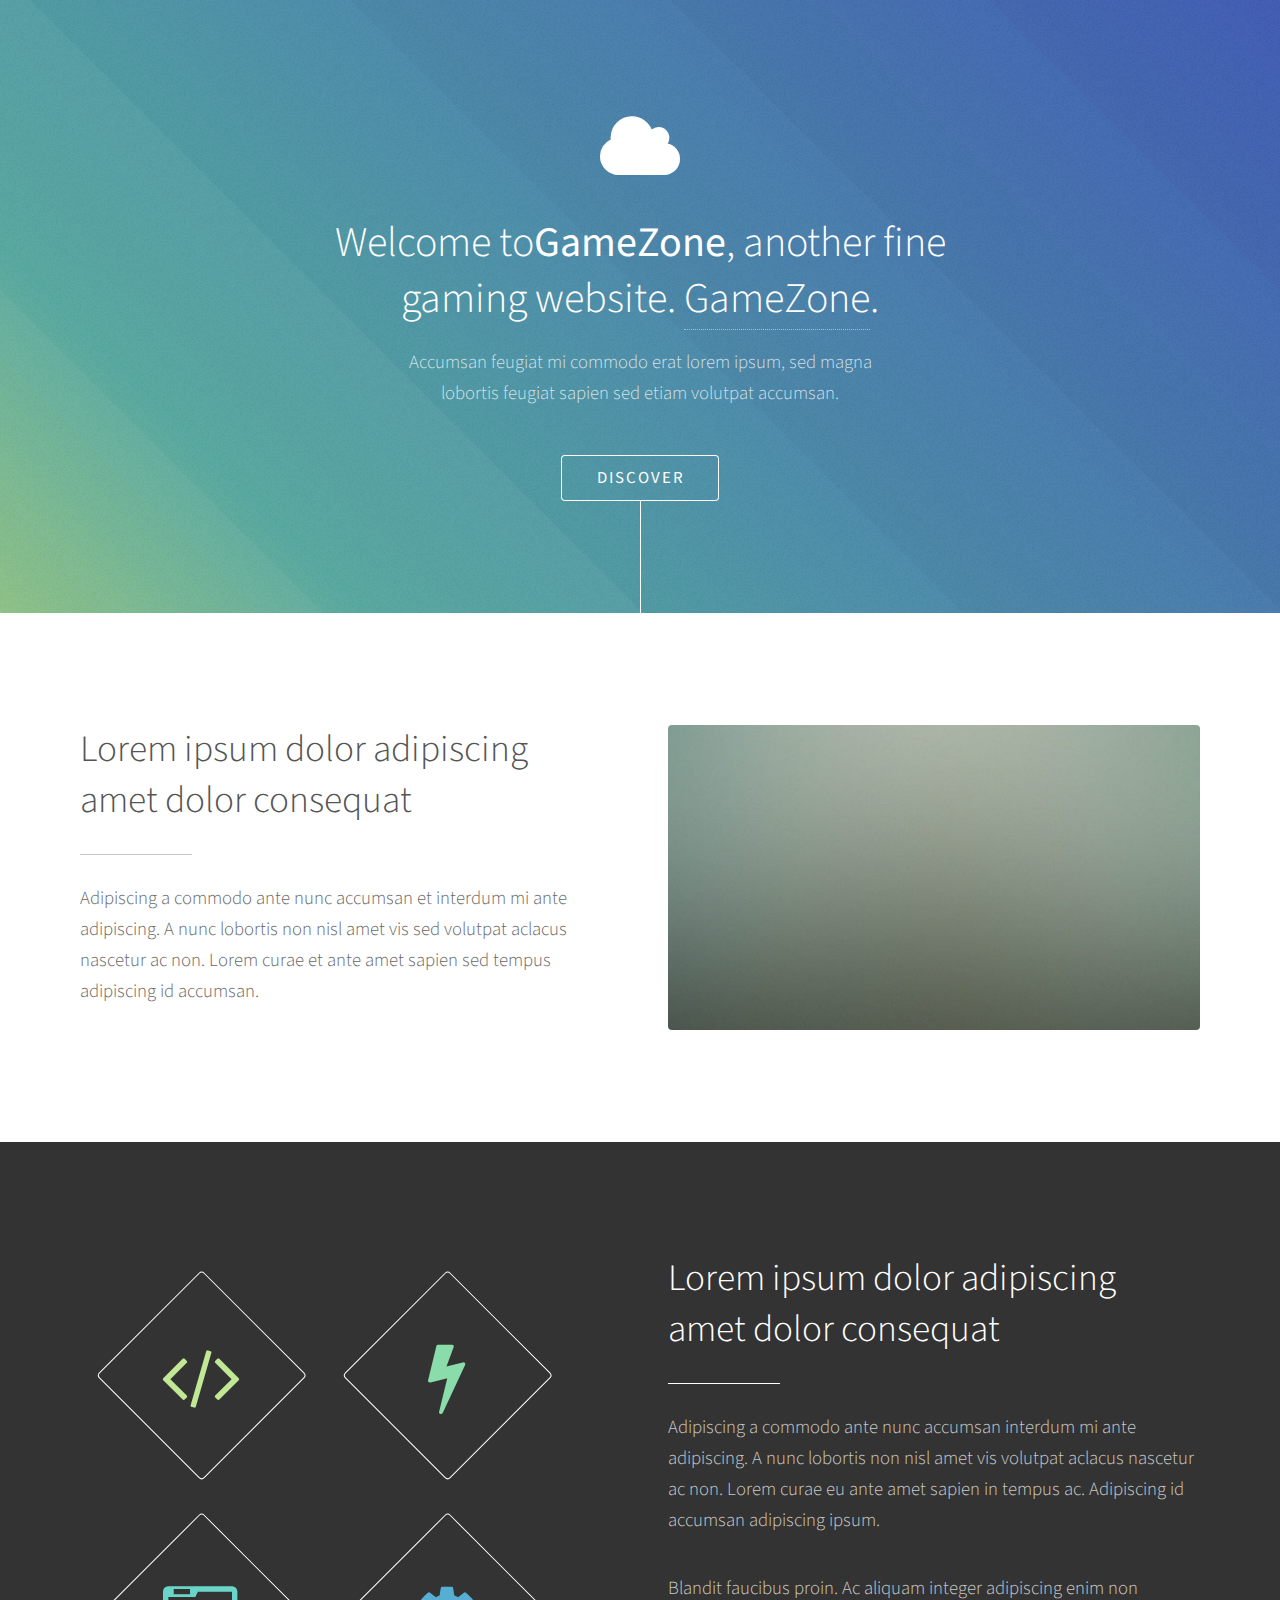
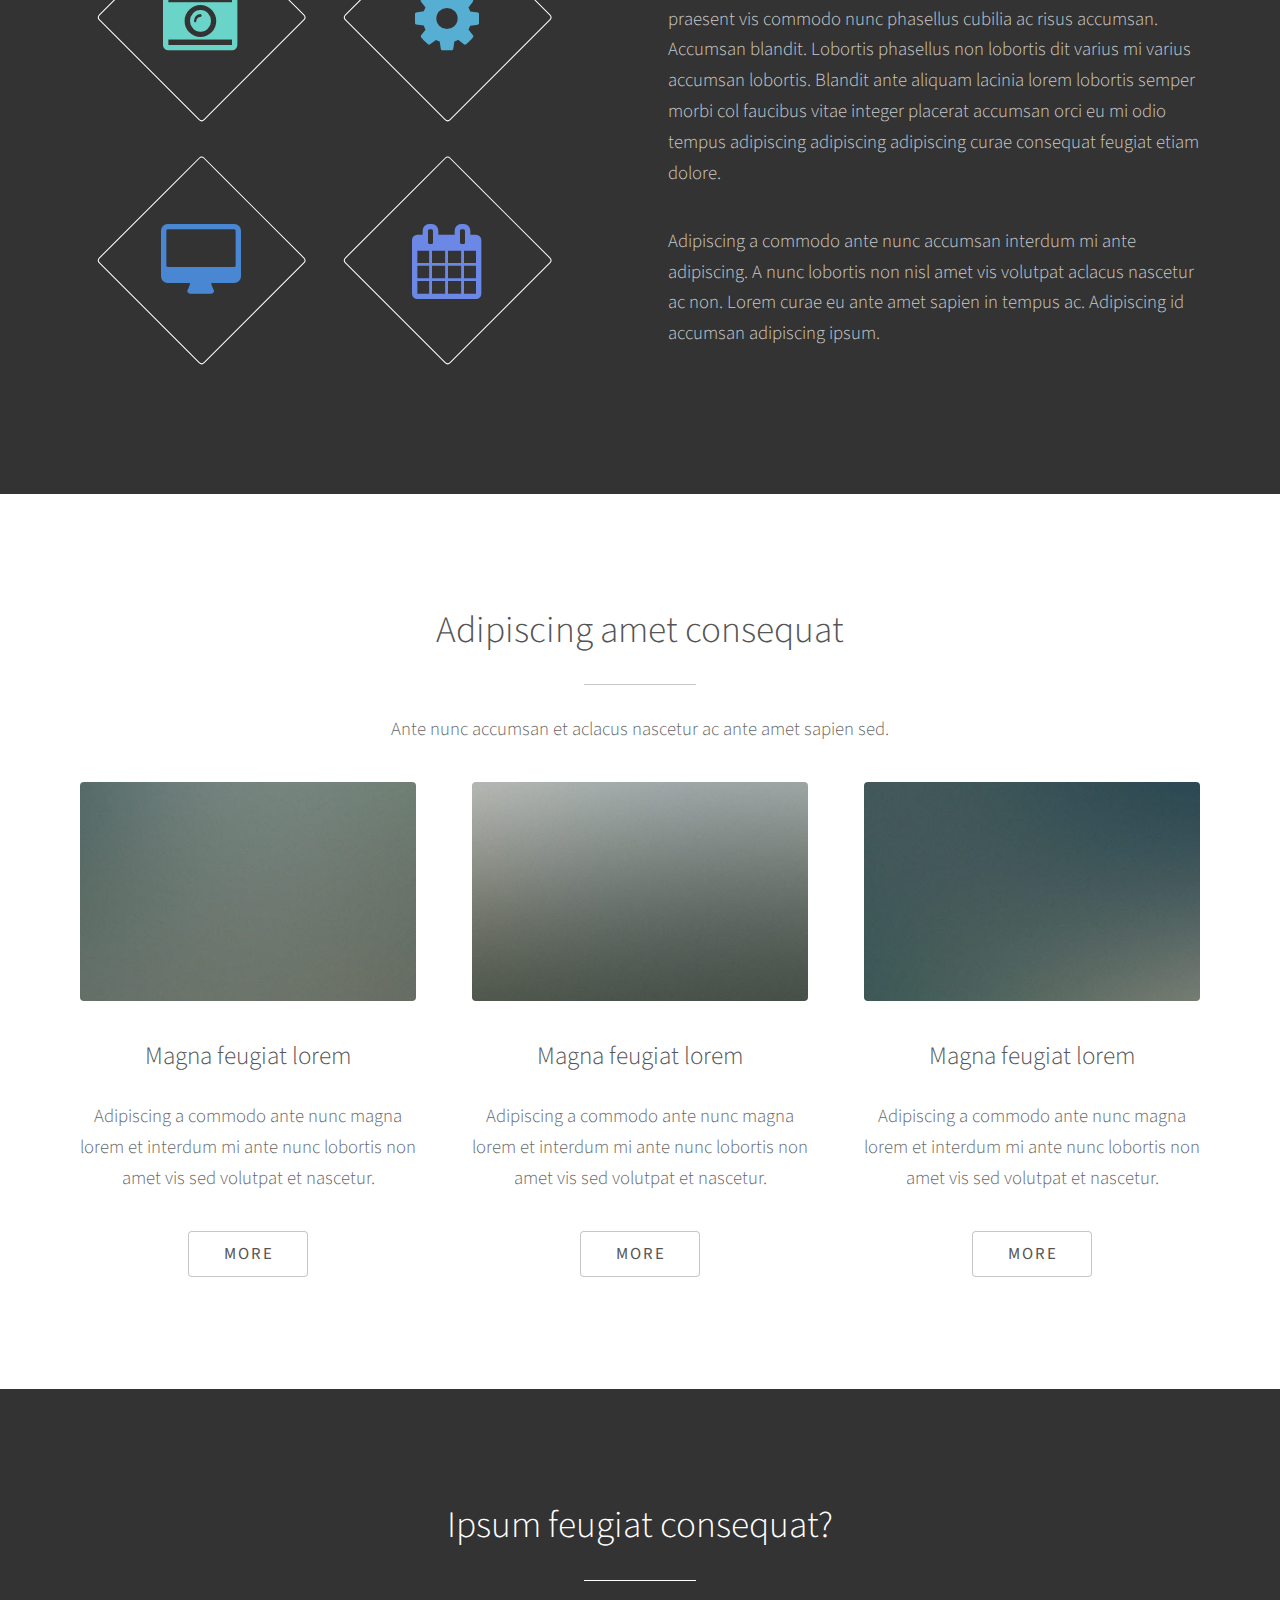
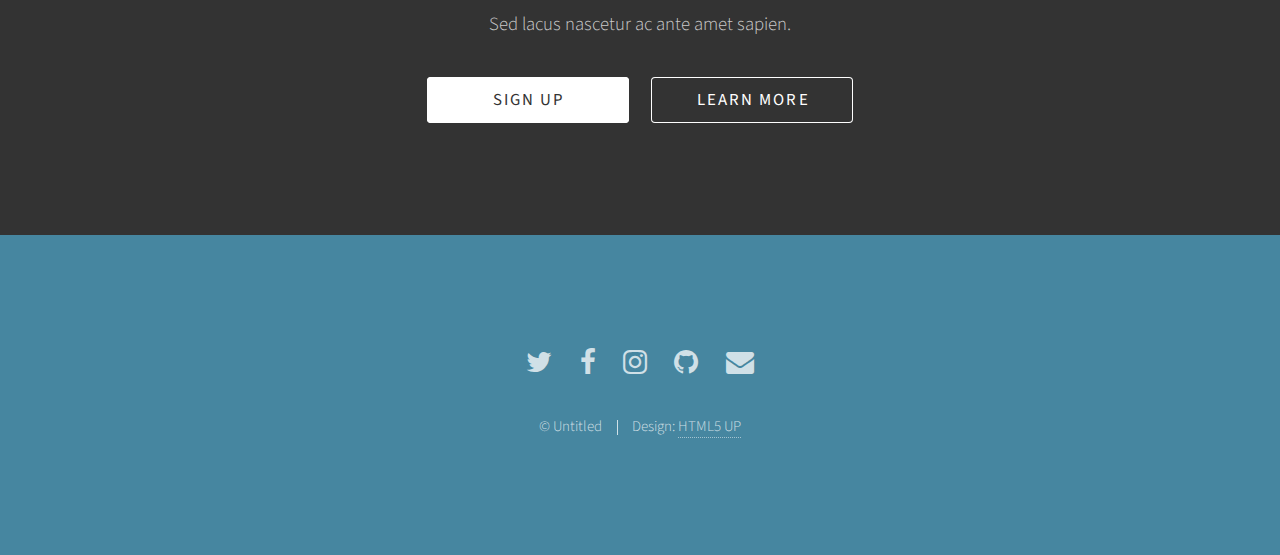
<file: html5up-photon/index.html>
<!DOCTYPE HTML>
<html>
	<head>
		<title>GameZone</title>
		<meta charset="utf-8" />
		<meta name="viewport" content="width=device-width, initial-scale=1" />
		<!--[if lte IE 8]><script src="assets/js/ie/html5shiv.js"></script><![endif]-->
		<link rel="stylesheet" href="assets/css/main.css" />
		<!--[if lte IE 8]><link rel="stylesheet" href="assets/css/ie8.css" /><![endif]-->
		<!--[if lte IE 9]><link rel="stylesheet" href="assets/css/ie9.css" /><![endif]-->
	</head>
	<body>

		<!-- Header -->
			<section id="header">
				<div class="inner">
					<span class="icon major fa-cloud"></span>
					<h1>Welcome to<strong>GameZone</strong>, another fine<br />
					gaming website. <a href="http://html5up.net">GameZone</a>.</h1>
					<p>Accumsan feugiat mi commodo erat lorem ipsum, sed magna<br />
					lobortis feugiat sapien sed etiam volutpat accumsan.</p>
					<ul class="actions">
						<li><a href="#one" class="button scrolly">Discover</a></li>
					</ul>
				</div>
			</section>

		<!-- One -->
			<section id="one" class="main style1">
				<div class="container">
					<div class="row 150%">
						<div class="6u 12u$(medium)">
							<header class="major">
								<h2>Lorem ipsum dolor adipiscing<br />
								amet dolor consequat</h2>
							</header>
							<p>Adipiscing a commodo ante nunc accumsan et interdum mi ante adipiscing. A nunc lobortis non nisl amet vis sed volutpat aclacus nascetur ac non. Lorem curae et ante amet sapien sed tempus adipiscing id accumsan.</p>
						</div>
						<div class="6u$ 12u$(medium) important(medium)">
							<span class="image fit"><img src="images/pic01.jpg" alt="" /></span>
						</div>
					</div>
				</div>
			</section>

		<!-- Two -->
			<section id="two" class="main style2">
				<div class="container">
					<div class="row 150%">
						<div class="6u 12u$(medium)">
							<ul class="major-icons">
								<li><span class="icon style1 major fa-code"></span></li>
								<li><span class="icon style2 major fa-bolt"></span></li>
								<li><span class="icon style3 major fa-camera-retro"></span></li>
								<li><span class="icon style4 major fa-cog"></span></li>
								<li><span class="icon style5 major fa-desktop"></span></li>
								<li><span class="icon style6 major fa-calendar"></span></li>
							</ul>
						</div>
						<div class="6u$ 12u$(medium)">
							<header class="major">
								<h2>Lorem ipsum dolor adipiscing<br />
								amet dolor consequat</h2>
							</header>
							<p>Adipiscing a commodo ante nunc accumsan interdum mi ante adipiscing. A nunc lobortis non nisl amet vis volutpat aclacus nascetur ac non. Lorem curae eu ante amet sapien in tempus ac. Adipiscing id accumsan adipiscing ipsum.</p>
							<p>Blandit faucibus proin. Ac aliquam integer adipiscing enim non praesent vis commodo nunc phasellus cubilia ac risus accumsan. Accumsan blandit. Lobortis phasellus non lobortis dit varius mi varius accumsan lobortis. Blandit ante aliquam lacinia lorem lobortis semper morbi col faucibus vitae integer placerat accumsan orci eu mi odio tempus adipiscing adipiscing adipiscing curae consequat feugiat etiam dolore.</p>
							<p>Adipiscing a commodo ante nunc accumsan interdum mi ante adipiscing. A nunc lobortis non nisl amet vis volutpat aclacus nascetur ac non. Lorem curae eu ante amet sapien in tempus ac. Adipiscing id accumsan adipiscing ipsum.</p>
						</div>
					</div>
				</div>
			</section>

		<!-- Three -->
			<section id="three" class="main style1 special">
				<div class="container">
					<header class="major">
						<h2>Adipiscing amet consequat</h2>
					</header>
					<p>Ante nunc accumsan et aclacus nascetur ac ante amet sapien sed.</p>
					<div class="row 150%">
						<div class="4u 12u$(medium)">
							<span class="image fit"><img src="images/pic02.jpg" alt="" /></span>
							<h3>Magna feugiat lorem</h3>
							<p>Adipiscing a commodo ante nunc magna lorem et interdum mi ante nunc lobortis non amet vis sed volutpat et nascetur.</p>
							<ul class="actions">
								<li><a href="#" class="button">More</a></li>
							</ul>
						</div>
						<div class="4u 12u$(medium)">
							<span class="image fit"><img src="images/pic03.jpg" alt="" /></span>
							<h3>Magna feugiat lorem</h3>
							<p>Adipiscing a commodo ante nunc magna lorem et interdum mi ante nunc lobortis non amet vis sed volutpat et nascetur.</p>
							<ul class="actions">
								<li><a href="#" class="button">More</a></li>
							</ul>
						</div>
						<div class="4u$ 12u$(medium)">
							<span class="image fit"><img src="images/pic04.jpg" alt="" /></span>
							<h3>Magna feugiat lorem</h3>
							<p>Adipiscing a commodo ante nunc magna lorem et interdum mi ante nunc lobortis non amet vis sed volutpat et nascetur.</p>
							<ul class="actions">
								<li><a href="#" class="button">More</a></li>
							</ul>
						</div>
					</div>
				</div>
			</section>

		<!-- Four -->
			<section id="four" class="main style2 special">
				<div class="container">
					<header class="major">
						<h2>Ipsum feugiat consequat?</h2>
					</header>
					<p>Sed lacus nascetur ac ante amet sapien.</p>
					<ul class="actions uniform">
						<li><a href="#" class="button special">Sign Up</a></li>
						<li><a href="#" class="button">Learn More</a></li>
					</ul>
				</div>
			</section>

		<!-- Five -->
		<!--
			<section id="five" class="main style1">
				<div class="container">
					<header class="major special">
						<h2>Elements</h2>
					</header>

					<section>
						<h4>Text</h4>
						<p>This is <b>bold</b> and this is <strong>strong</strong>. This is <i>italic</i> and this is <em>emphasized</em>.
						This is <sup>superscript</sup> text and this is <sub>subscript</sub> text.
						This is <u>underlined</u> and this is code: <code>for (;;) { ... }</code>. Finally, <a href="#">this is a link</a>.</p>
						<hr />
						<header>
							<h4>Heading with a Subtitle</h4>
							<p>Lorem ipsum dolor sit amet nullam id egestas urna aliquam</p>
						</header>
						<p>Nunc lacinia ante nunc ac lobortis. Interdum adipiscing gravida odio porttitor sem non mi integer non faucibus ornare mi ut ante amet placerat aliquet. Volutpat eu sed ante lacinia sapien lorem accumsan varius montes viverra nibh in adipiscing blandit tempus accumsan.</p>
						<header>
							<h5>Heading with a Subtitle</h5>
							<p>Lorem ipsum dolor sit amet nullam id egestas urna aliquam</p>
						</header>
						<p>Nunc lacinia ante nunc ac lobortis. Interdum adipiscing gravida odio porttitor sem non mi integer non faucibus ornare mi ut ante amet placerat aliquet. Volutpat eu sed ante lacinia sapien lorem accumsan varius montes viverra nibh in adipiscing blandit tempus accumsan.</p>
						<hr />
						<h2>Heading Level 2</h2>
						<h3>Heading Level 3</h3>
						<h4>Heading Level 4</h4>
						<h5>Heading Level 5</h5>
						<h6>Heading Level 6</h6>
						<hr />
						<h5>Blockquote</h5>
						<blockquote>Fringilla nisl. Donec accumsan interdum nisi, quis tincidunt felis sagittis eget tempus euismod. Vestibulum ante ipsum primis in faucibus vestibulum. Blandit adipiscing eu felis iaculis volutpat ac adipiscing accumsan faucibus. Vestibulum ante ipsum primis in faucibus lorem ipsum dolor sit amet nullam adipiscing eu felis.</blockquote>
						<h5>Preformatted</h5>
						<pre><code>i = 0;

while (!deck.isInOrder()) {
print 'Iteration ' + i;
deck.shuffle();
i++;
}

print 'It took ' + i + ' iterations to sort the deck.';</code></pre>
					</section>

					<section>
						<h4>Lists</h4>
						<div class="row">
							<div class="6u 12u$(medium)">
								<h5>Unordered</h5>
								<ul>
									<li>Dolor pulvinar etiam.</li>
									<li>Sagittis adipiscing.</li>
									<li>Felis enim feugiat.</li>
								</ul>
								<h5>Alternate</h5>
								<ul class="alt">
									<li>Dolor pulvinar etiam.</li>
									<li>Sagittis adipiscing.</li>
									<li>Felis enim feugiat.</li>
								</ul>
							</div>
							<div class="6u$ 12u$(medium)">
								<h5>Ordered</h5>
								<ol>
									<li>Dolor pulvinar etiam.</li>
									<li>Etiam vel felis viverra.</li>
									<li>Felis enim feugiat.</li>
									<li>Dolor pulvinar etiam.</li>
									<li>Etiam vel felis lorem.</li>
									<li>Felis enim et feugiat.</li>
								</ol>
								<h5>Icons</h5>
								<ul class="icons">
									<li><a href="#" class="icon fa-twitter"><span class="label">Twitter</span></a></li>
									<li><a href="#" class="icon fa-facebook"><span class="label">Facebook</span></a></li>
									<li><a href="#" class="icon fa-instagram"><span class="label">Instagram</span></a></li>
									<li><a href="#" class="icon fa-github"><span class="label">Github</span></a></li>
								</ul>
							</div>
						</div>
						<h5>Actions</h5>
						<div class="row">
							<div class="6u 12u$(medium)">
								<ul class="actions">
									<li><a href="#" class="button special">Default</a></li>
									<li><a href="#" class="button">Default</a></li>
								</ul>
								<ul class="actions small">
									<li><a href="#" class="button special small">Small</a></li>
									<li><a href="#" class="button small">Small</a></li>
								</ul>
								<ul class="actions vertical">
									<li><a href="#" class="button special">Default</a></li>
									<li><a href="#" class="button">Default</a></li>
								</ul>
								<ul class="actions vertical small">
									<li><a href="#" class="button special small">Small</a></li>
									<li><a href="#" class="button small">Small</a></li>
								</ul>
							</div>
							<div class="6u 12u$(medium)">
								<ul class="actions vertical">
									<li><a href="#" class="button special fit">Default</a></li>
									<li><a href="#" class="button fit">Default</a></li>
								</ul>
								<ul class="actions vertical small">
									<li><a href="#" class="button special small fit">Small</a></li>
									<li><a href="#" class="button small fit">Small</a></li>
								</ul>
							</div>
						</div>
					</section>

					<section>
						<h4>Table</h4>
						<h5>Default</h5>
						<div class="table-wrapper">
							<table>
								<thead>
									<tr>
										<th>Name</th>
										<th>Description</th>
										<th>Price</th>
									</tr>
								</thead>
								<tbody>
									<tr>
										<td>Item One</td>
										<td>Ante turpis integer aliquet porttitor.</td>
										<td>29.99</td>
									</tr>
									<tr>
										<td>Item Two</td>
										<td>Vis ac commodo adipiscing arcu aliquet.</td>
										<td>19.99</td>
									</tr>
									<tr>
										<td>Item Three</td>
										<td> Morbi faucibus arcu accumsan lorem.</td>
										<td>29.99</td>
									</tr>
									<tr>
										<td>Item Four</td>
										<td>Vitae integer tempus condimentum.</td>
										<td>19.99</td>
									</tr>
									<tr>
										<td>Item Five</td>
										<td>Ante turpis integer aliquet porttitor.</td>
										<td>29.99</td>
									</tr>
								</tbody>
								<tfoot>
									<tr>
										<td colspan="2"></td>
										<td>100.00</td>
									</tr>
								</tfoot>
							</table>
						</div>

						<h5>Alternate</h5>
						<div class="table-wrapper">
							<table class="alt">
								<thead>
									<tr>
										<th>Name</th>
										<th>Description</th>
										<th>Price</th>
									</tr>
								</thead>
								<tbody>
									<tr>
										<td>Item One</td>
										<td>Ante turpis integer aliquet porttitor.</td>
										<td>29.99</td>
									</tr>
									<tr>
										<td>Item Two</td>
										<td>Vis ac commodo adipiscing arcu aliquet.</td>
										<td>19.99</td>
									</tr>
									<tr>
										<td>Item Three</td>
										<td> Morbi faucibus arcu accumsan lorem.</td>
										<td>29.99</td>
									</tr>
									<tr>
										<td>Item Four</td>
										<td>Vitae integer tempus condimentum.</td>
										<td>19.99</td>
									</tr>
									<tr>
										<td>Item Five</td>
										<td>Ante turpis integer aliquet porttitor.</td>
										<td>29.99</td>
									</tr>
								</tbody>
								<tfoot>
									<tr>
										<td colspan="2"></td>
										<td>100.00</td>
									</tr>
								</tfoot>
							</table>
						</div>
					</section>

					<section>
						<h4>Buttons</h4>
						<ul class="actions">
							<li><a href="#" class="button special">Special</a></li>
							<li><a href="#" class="button">Default</a></li>
						</ul>
						<ul class="actions">
							<li><a href="#" class="button big">Big</a></li>
							<li><a href="#" class="button">Default</a></li>
							<li><a href="#" class="button small">Small</a></li>
						</ul>
						<ul class="actions fit">
							<li><a href="#" class="button fit">Fit</a></li>
							<li><a href="#" class="button special fit">Fit</a></li>
							<li><a href="#" class="button fit">Fit</a></li>
						</ul>
						<ul class="actions fit small">
							<li><a href="#" class="button special fit small">Fit + Small</a></li>
							<li><a href="#" class="button fit small">Fit + Small</a></li>
							<li><a href="#" class="button special fit small">Fit + Small</a></li>
						</ul>
						<ul class="actions">
							<li><a href="#" class="button special icon fa-download">Icon</a></li>
							<li><a href="#" class="button icon fa-download">Icon</a></li>
						</ul>
						<ul class="actions">
							<li><span class="button special disabled">Disabled</span></li>
							<li><span class="button disabled">Disabled</span></li>
						</ul>
					</section>

					<section>
						<h4>Form</h4>
						<form method="post" action="#">
							<div class="row uniform 50%">
								<div class="6u 12u$(xsmall)">
									<input type="text" name="demo-name" id="demo-name" value="" placeholder="Name" />
								</div>
								<div class="6u$ 12u$(xsmall)">
									<input type="email" name="demo-email" id="demo-email" value="" placeholder="Email" />
								</div>
								<div class="12u$">
									<div class="select-wrapper">
										<select name="demo-category" id="demo-category">
											<option value="">- Category -</option>
											<option value="1">Manufacturing</option>
											<option value="1">Shipping</option>
											<option value="1">Administration</option>
											<option value="1">Human Resources</option>
										</select>
									</div>
								</div>
								<div class="4u 12u$(small)">
									<input type="radio" id="demo-priority-low" name="demo-priority" checked>
									<label for="demo-priority-low">Low</label>
								</div>
								<div class="4u 12u$(small)">
									<input type="radio" id="demo-priority-normal" name="demo-priority">
									<label for="demo-priority-normal">Normal</label>
								</div>
								<div class="4u$ 12u$(small)">
									<input type="radio" id="demo-priority-high" name="demo-priority">
									<label for="demo-priority-high">High</label>
								</div>
								<div class="6u 12u$(small)">
									<input type="checkbox" id="demo-copy" name="demo-copy">
									<label for="demo-copy">Email me a copy</label>
								</div>
								<div class="6u$ 12u$(small)">
									<input type="checkbox" id="demo-human" name="demo-human" checked>
									<label for="demo-human">Not a robot</label>
								</div>
								<div class="12u$">
									<textarea name="demo-message" id="demo-message" placeholder="Enter your message" rows="6"></textarea>
								</div>
								<div class="12u$">
									<ul class="actions">
										<li><input type="submit" value="Send Message" class="special" /></li>
										<li><input type="reset" value="Reset" /></li>
									</ul>
								</div>
							</div>
						</form>
					</section>

					<section>
						<h4>Image</h4>
						<h5>Fit</h5>
						<div class="box alt">
							<div class="row uniform 50%">
								<div class="12u"><span class="image fit"><img src="images/pic06.jpg" alt="" /></span></div>
								<div class="4u"><span class="image fit"><img src="images/pic02.jpg" alt="" /></span></div>
								<div class="4u"><span class="image fit"><img src="images/pic03.jpg" alt="" /></span></div>
								<div class="4u"><span class="image fit"><img src="images/pic04.jpg" alt="" /></span></div>
								<div class="4u"><span class="image fit"><img src="images/pic03.jpg" alt="" /></span></div>
								<div class="4u"><span class="image fit"><img src="images/pic04.jpg" alt="" /></span></div>
								<div class="4u"><span class="image fit"><img src="images/pic02.jpg" alt="" /></span></div>
								<div class="4u"><span class="image fit"><img src="images/pic04.jpg" alt="" /></span></div>
								<div class="4u"><span class="image fit"><img src="images/pic02.jpg" alt="" /></span></div>
								<div class="4u"><span class="image fit"><img src="images/pic03.jpg" alt="" /></span></div>
							</div>
						</div>
						<h5>Left &amp; Right</h5>
						<p><span class="image left"><img src="images/pic05.jpg" alt="" /></span>Fringilla nisl. Donec accumsan interdum nisi, quis tincidunt felis sagittis eget. tempus euismod. Vestibulum ante ipsum primis in faucibus vestibulum. Blandit adipiscing eu felis iaculis volutpat ac adipiscing accumsan eu faucibus. Integer ac pellentesque praesent tincidunt felis sagittis eget. tempus euismod. Vestibulum ante ipsum primis in faucibus vestibulum. Blandit adipiscing eu felis iaculis volutpat ac adipiscing accumsan eu faucibus. Integer ac pellentesque praesent. Donec accumsan interdum nisi, quis tincidunt felis sagittis eget. tempus euismod. Vestibulum ante ipsum primis in faucibus vestibulum. Blandit adipiscing eu felis iaculis volutpat ac adipiscing accumsan eu faucibus. Integer ac pellentesque praesent tincidunt felis sagittis eget. tempus euismod. Vestibulum ante ipsum primis in faucibus vestibulum. Blandit adipiscing eu felis iaculis volutpat ac adipiscing accumsan eu faucibus. Integer ac pellentesque praesent. Blandit adipiscing eu felis iaculis volutpat ac adipiscing accumsan eu faucibus. Integer ac pellentesque praesent tincidunt felis sagittis eget. tempus euismod. Vestibulum ante ipsum primis in faucibus vestibulum. Blandit adipiscing eu felis iaculis volutpat ac adipiscing accumsan eu faucibus. Integer ac pellentesque praesent.</p>
						<p><span class="image right"><img src="images/pic05.jpg" alt="" /></span>Fringilla nisl. Donec accumsan interdum nisi, quis tincidunt felis sagittis eget. tempus euismod. Vestibulum ante ipsum primis in faucibus vestibulum. Blandit adipiscing eu felis iaculis volutpat ac adipiscing accumsan eu faucibus. Integer ac pellentesque praesent tincidunt felis sagittis eget. tempus euismod. Vestibulum ante ipsum primis in faucibus vestibulum. Blandit adipiscing eu felis iaculis volutpat ac adipiscing accumsan eu faucibus. Integer ac pellentesque praesent. Donec accumsan interdum nisi, quis tincidunt felis sagittis eget. tempus euismod. Vestibulum ante ipsum primis in faucibus vestibulum. Blandit adipiscing eu felis iaculis volutpat ac adipiscing accumsan eu faucibus. Integer ac pellentesque praesent tincidunt felis sagittis eget. tempus euismod. Vestibulum ante ipsum primis in faucibus vestibulum. Blandit adipiscing eu felis iaculis volutpat ac adipiscing accumsan eu faucibus. Integer ac pellentesque praesent. Blandit adipiscing eu felis iaculis volutpat ac adipiscing accumsan eu faucibus. Integer ac pellentesque praesent tincidunt felis sagittis eget. tempus euismod. Vestibulum ante ipsum primis in faucibus vestibulum. Blandit adipiscing eu felis iaculis volutpat ac adipiscing accumsan eu faucibus. Integer ac pellentesque praesent.</p>
					</section>

				</div>
			</section>
		-->

		<!-- Footer -->
			<section id="footer">
				<ul class="icons">
					<li><a href="#" class="icon alt fa-twitter"><span class="label">Twitter</span></a></li>
					<li><a href="#" class="icon alt fa-facebook"><span class="label">Facebook</span></a></li>
					<li><a href="#" class="icon alt fa-instagram"><span class="label">Instagram</span></a></li>
					<li><a href="#" class="icon alt fa-github"><span class="label">GitHub</span></a></li>
					<li><a href="#" class="icon alt fa-envelope"><span class="label">Email</span></a></li>
				</ul>
				<ul class="copyright">
					<li>&copy; Untitled</li><li>Design: <a href="http://html5up.net">HTML5 UP</a></li>
				</ul>
			</section>

		<!-- Scripts -->
			<script src="assets/js/jquery.min.js"></script>
			<script src="assets/js/jquery.scrolly.min.js"></script>
			<script src="assets/js/skel.min.js"></script>
			<script src="assets/js/util.js"></script>
			<!--[if lte IE 8]><script src="assets/js/ie/respond.min.js"></script><![endif]-->
			<script src="assets/js/main.js"></script>

	</body>
</html>
</file>
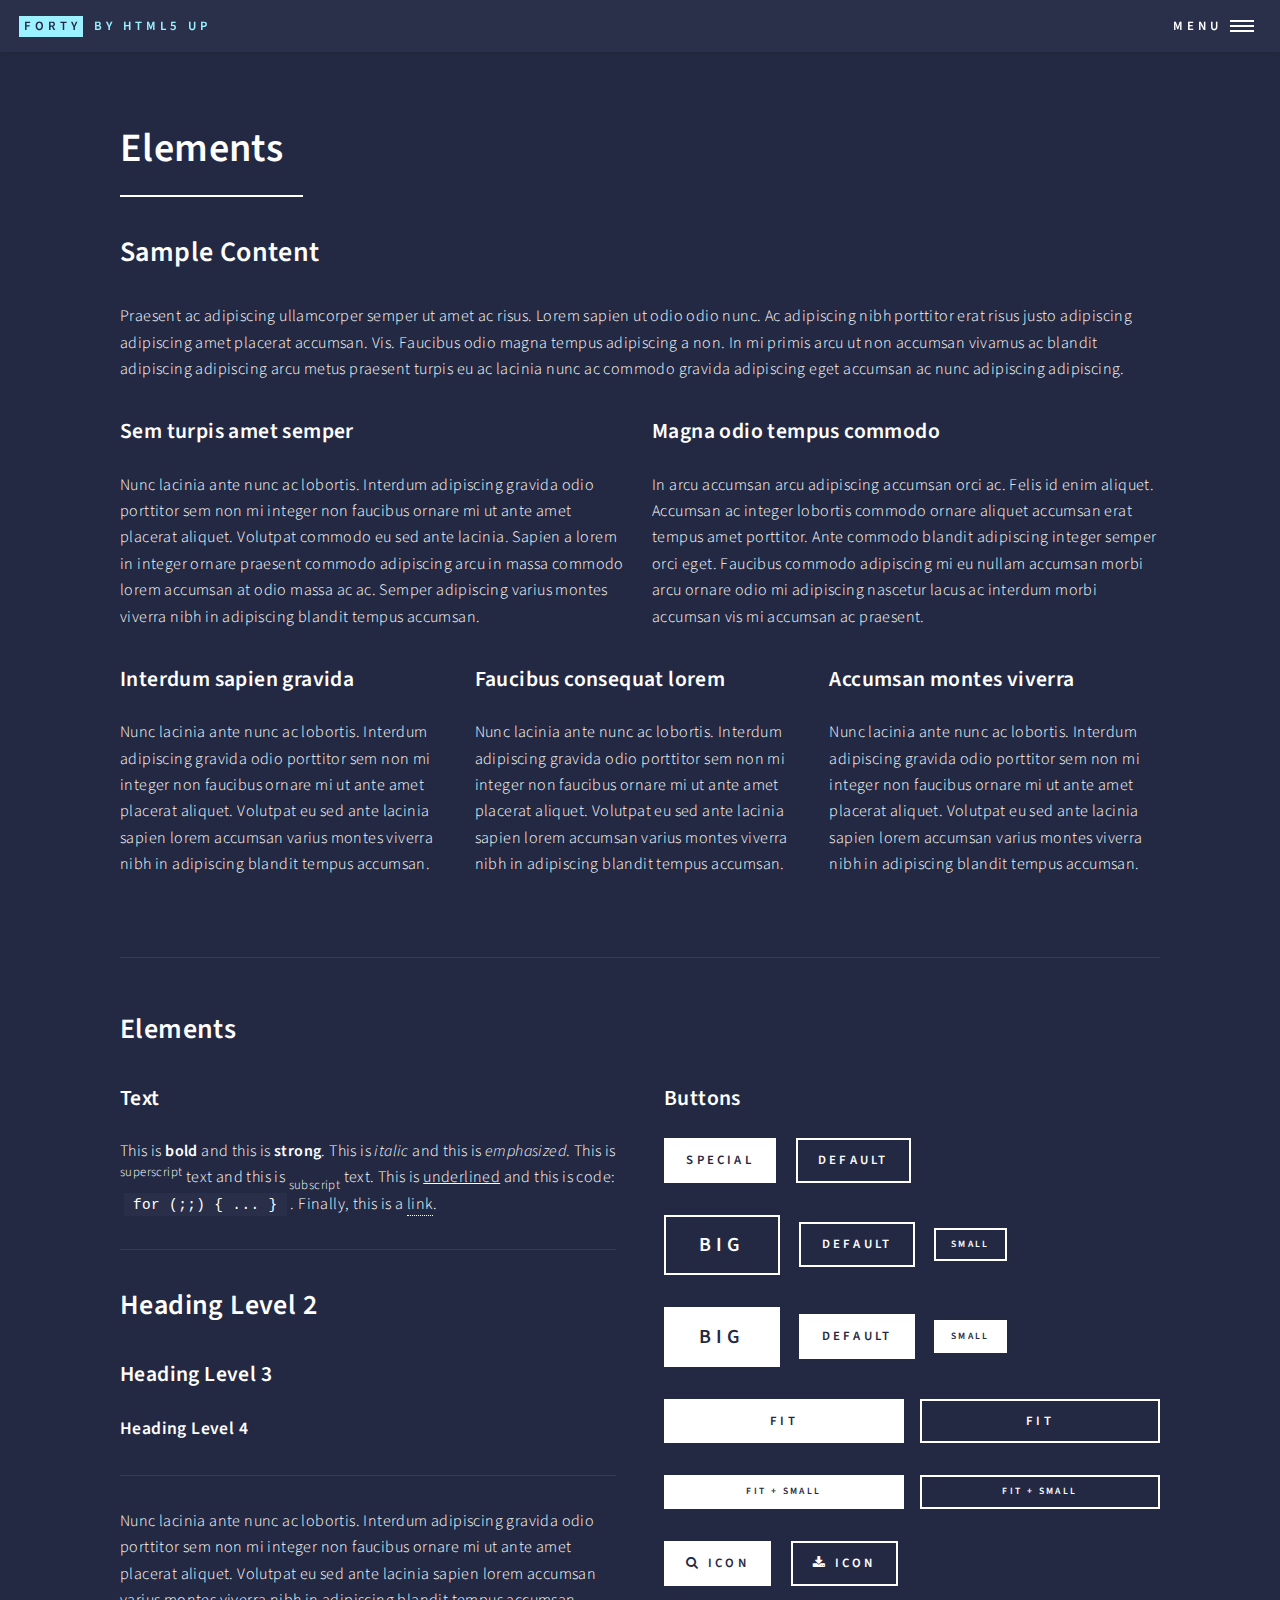
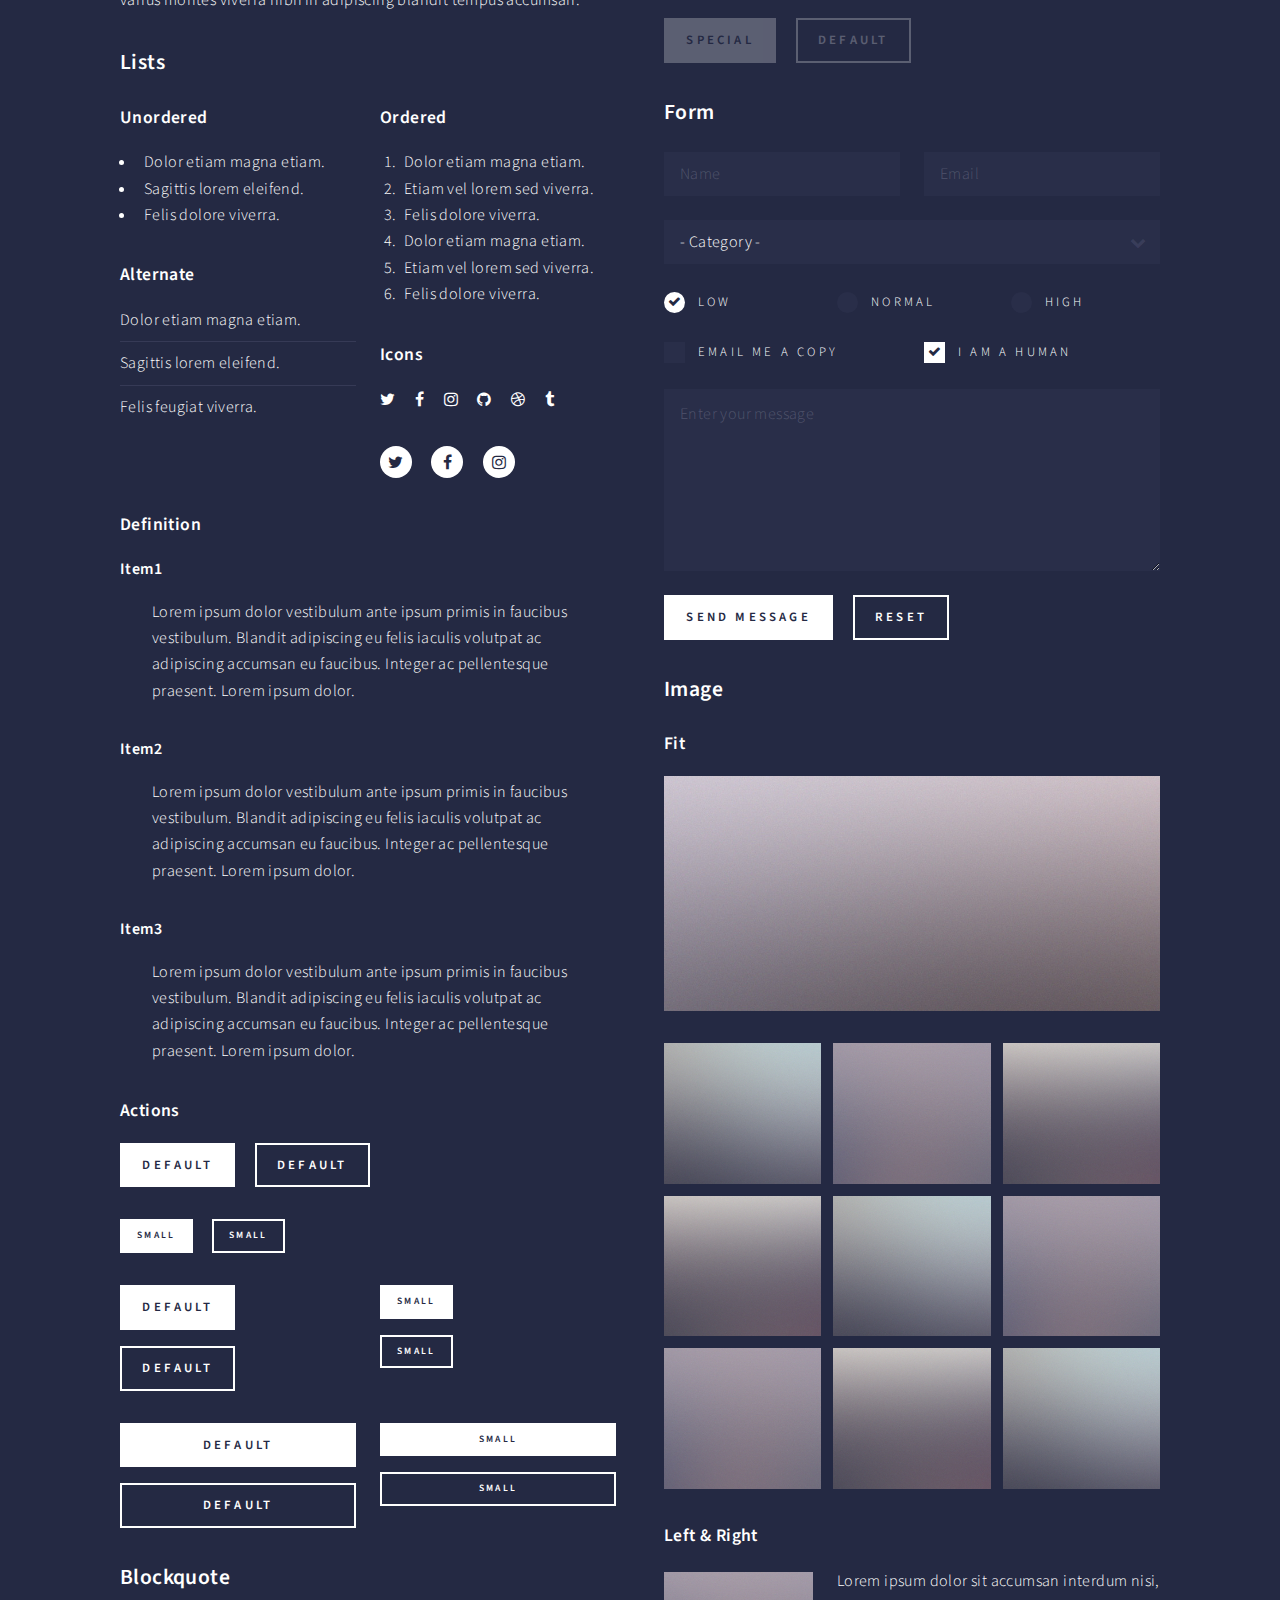
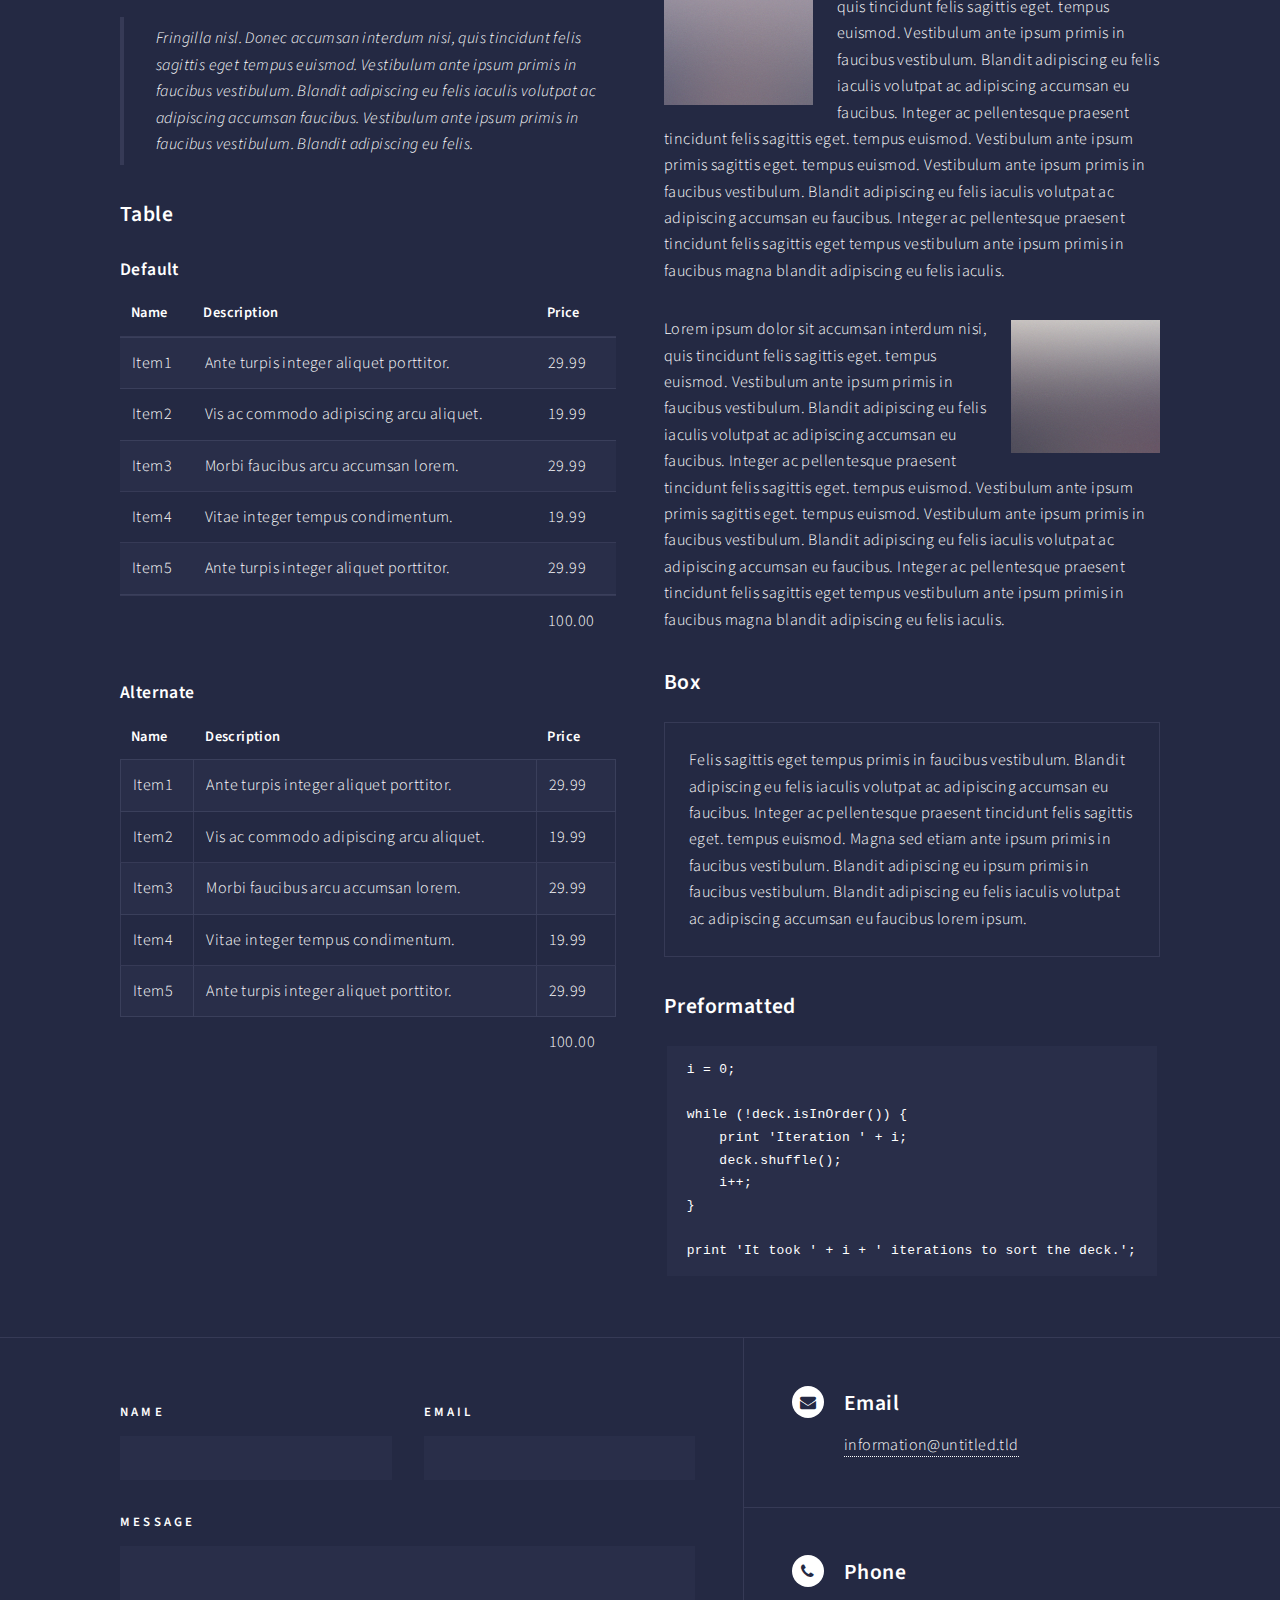
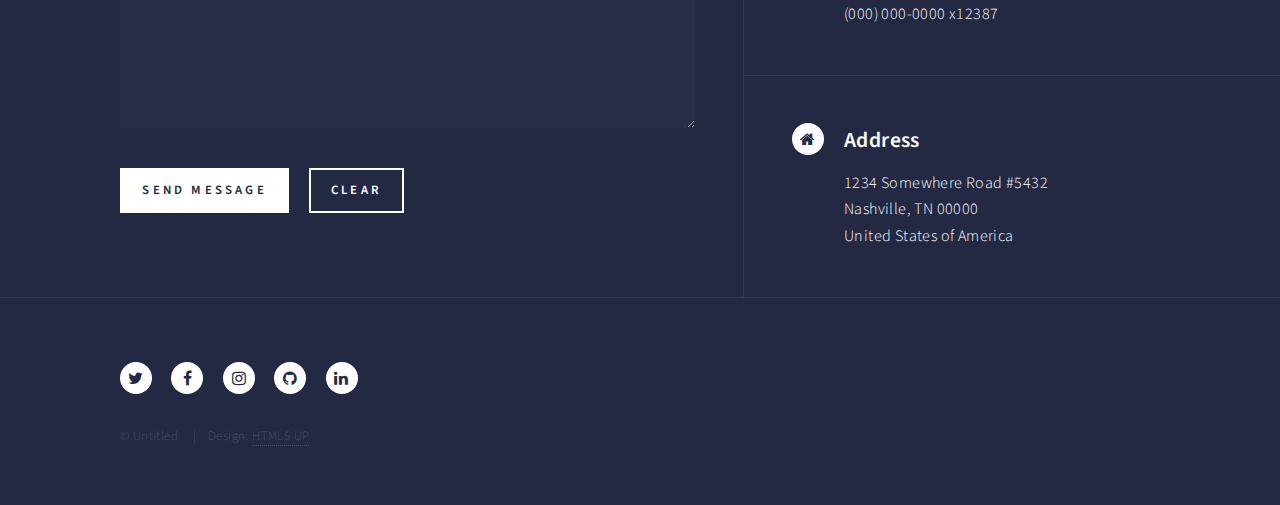
<file: html5up-forty/elements.html>
<!DOCTYPE HTML>
<!--
	Forty by HTML5 UP
	html5up.net | @ajlkn
	Free for personal and commercial use under the CCA 3.0 license (html5up.net/license)
-->
<html>
	<head>
		<title>Elements - Forty by HTML5 UP</title>
		<meta charset="utf-8" />
		<meta name="viewport" content="width=device-width, initial-scale=1, user-scalable=no" />
		<!--[if lte IE 8]><script src="assets/js/ie/html5shiv.js"></script><![endif]-->
		<link rel="stylesheet" href="assets/css/main.css" />
		<!--[if lte IE 9]><link rel="stylesheet" href="assets/css/ie9.css" /><![endif]-->
		<!--[if lte IE 8]><link rel="stylesheet" href="assets/css/ie8.css" /><![endif]-->
	</head>
	<body>

		<!-- Wrapper -->
			<div id="wrapper">

				<!-- Header -->
					<header id="header">
						<a href="index.html" class="logo"><strong>Forty</strong> <span>by HTML5 UP</span></a>
						<nav>
							<a href="#menu">Menu</a>
						</nav>
					</header>

				<!-- Menu -->
					<nav id="menu">
						<ul class="links">
							<li><a href="index.html">Home</a></li>
							<li><a href="landing.html">Landing</a></li>
							<li><a href="generic.html">Generic</a></li>
							<li><a href="elements.html">Elements</a></li>
						</ul>
						<ul class="actions vertical">
							<li><a href="#" class="button special fit">Get Started</a></li>
							<li><a href="#" class="button fit">Log In</a></li>
						</ul>
					</nav>

				<!-- Main -->
					<div id="main" class="alt">

						<!-- One -->
							<section id="one">
								<div class="inner">
									<header class="major">
										<h1>Elements</h1>
									</header>

									<!-- Content -->
										<h2 id="content">Sample Content</h2>
										<p>Praesent ac adipiscing ullamcorper semper ut amet ac risus. Lorem sapien ut odio odio nunc. Ac adipiscing nibh porttitor erat risus justo adipiscing adipiscing amet placerat accumsan. Vis. Faucibus odio magna tempus adipiscing a non. In mi primis arcu ut non accumsan vivamus ac blandit adipiscing adipiscing arcu metus praesent turpis eu ac lacinia nunc ac commodo gravida adipiscing eget accumsan ac nunc adipiscing adipiscing.</p>
										<div class="row">
											<div class="6u 12u$(small)">
												<h3>Sem turpis amet semper</h3>
												<p>Nunc lacinia ante nunc ac lobortis. Interdum adipiscing gravida odio porttitor sem non mi integer non faucibus ornare mi ut ante amet placerat aliquet. Volutpat commodo eu sed ante lacinia. Sapien a lorem in integer ornare praesent commodo adipiscing arcu in massa commodo lorem accumsan at odio massa ac ac. Semper adipiscing varius montes viverra nibh in adipiscing blandit tempus accumsan.</p>
											</div>
											<div class="6u$ 12u$(small)">
												<h3>Magna odio tempus commodo</h3>
												<p>In arcu accumsan arcu adipiscing accumsan orci ac. Felis id enim aliquet. Accumsan ac integer lobortis commodo ornare aliquet accumsan erat tempus amet porttitor. Ante commodo blandit adipiscing integer semper orci eget. Faucibus commodo adipiscing mi eu nullam accumsan morbi arcu ornare odio mi adipiscing nascetur lacus ac interdum morbi accumsan vis mi accumsan ac praesent.</p>
											</div>
											<!-- Break -->
											<div class="4u 12u$(medium)">
												<h3>Interdum sapien gravida</h3>
												<p>Nunc lacinia ante nunc ac lobortis. Interdum adipiscing gravida odio porttitor sem non mi integer non faucibus ornare mi ut ante amet placerat aliquet. Volutpat eu sed ante lacinia sapien lorem accumsan varius montes viverra nibh in adipiscing blandit tempus accumsan.</p>
											</div>
											<div class="4u 12u$(medium)">
												<h3>Faucibus consequat lorem</h3>
												<p>Nunc lacinia ante nunc ac lobortis. Interdum adipiscing gravida odio porttitor sem non mi integer non faucibus ornare mi ut ante amet placerat aliquet. Volutpat eu sed ante lacinia sapien lorem accumsan varius montes viverra nibh in adipiscing blandit tempus accumsan.</p>
											</div>
											<div class="4u$ 12u$(medium)">
												<h3>Accumsan montes viverra</h3>
												<p>Nunc lacinia ante nunc ac lobortis. Interdum adipiscing gravida odio porttitor sem non mi integer non faucibus ornare mi ut ante amet placerat aliquet. Volutpat eu sed ante lacinia sapien lorem accumsan varius montes viverra nibh in adipiscing blandit tempus accumsan.</p>
											</div>
										</div>

									<hr class="major" />

									<!-- Elements -->
										<h2 id="elements">Elements</h2>
										<div class="row 200%">
											<div class="6u 12u$(medium)">

												<!-- Text stuff -->
													<h3>Text</h3>
													<p>This is <b>bold</b> and this is <strong>strong</strong>. This is <i>italic</i> and this is <em>emphasized</em>.
													This is <sup>superscript</sup> text and this is <sub>subscript</sub> text.
													This is <u>underlined</u> and this is code: <code>for (;;) { ... }</code>.
													Finally, this is a <a href="#">link</a>.</p>
													<hr />
													<h2>Heading Level 2</h2>
													<h3>Heading Level 3</h3>
													<h4>Heading Level 4</h4>
													<hr />
													<p>Nunc lacinia ante nunc ac lobortis. Interdum adipiscing gravida odio porttitor sem non mi integer non faucibus ornare mi ut ante amet placerat aliquet. Volutpat eu sed ante lacinia sapien lorem accumsan varius montes viverra nibh in adipiscing blandit tempus accumsan.</p>

												<!-- Lists -->
													<h3>Lists</h3>
													<div class="row">
														<div class="6u 12u$(small)">

															<h4>Unordered</h4>
															<ul>
																<li>Dolor etiam magna etiam.</li>
																<li>Sagittis lorem eleifend.</li>
																<li>Felis dolore viverra.</li>
															</ul>

															<h4>Alternate</h4>
															<ul class="alt">
																<li>Dolor etiam magna etiam.</li>
																<li>Sagittis lorem eleifend.</li>
																<li>Felis feugiat viverra.</li>
															</ul>

														</div>
														<div class="6u$ 12u$(small)">

															<h4>Ordered</h4>
															<ol>
																<li>Dolor etiam magna etiam.</li>
																<li>Etiam vel lorem sed viverra.</li>
																<li>Felis dolore viverra.</li>
																<li>Dolor etiam magna etiam.</li>
																<li>Etiam vel lorem sed viverra.</li>
																<li>Felis dolore viverra.</li>
															</ol>

															<h4>Icons</h4>
															<ul class="icons">
																<li><a href="#" class="icon fa-twitter"><span class="label">Twitter</span></a></li>
																<li><a href="#" class="icon fa-facebook"><span class="label">Facebook</span></a></li>
																<li><a href="#" class="icon fa-instagram"><span class="label">Instagram</span></a></li>
																<li><a href="#" class="icon fa-github"><span class="label">Github</span></a></li>
																<li><a href="#" class="icon fa-dribbble"><span class="label">Dribbble</span></a></li>
																<li><a href="#" class="icon fa-tumblr"><span class="label">Tumblr</span></a></li>
															</ul>
															<ul class="icons">
																<li><a href="#" class="icon alt fa-twitter"><span class="label">Twitter</span></a></li>
																<li><a href="#" class="icon alt fa-facebook"><span class="label">Facebook</span></a></li>
																<li><a href="#" class="icon alt fa-instagram"><span class="label">Instagram</span></a></li>
															</ul>

														</div>
													</div>
													<h4>Definition</h4>
													<dl>
														<dt>Item1</dt>
														<dd>
															<p>Lorem ipsum dolor vestibulum ante ipsum primis in faucibus vestibulum. Blandit adipiscing eu felis iaculis volutpat ac adipiscing accumsan eu faucibus. Integer ac pellentesque praesent. Lorem ipsum dolor.</p>
														</dd>
														<dt>Item2</dt>
														<dd>
															<p>Lorem ipsum dolor vestibulum ante ipsum primis in faucibus vestibulum. Blandit adipiscing eu felis iaculis volutpat ac adipiscing accumsan eu faucibus. Integer ac pellentesque praesent. Lorem ipsum dolor.</p>
														</dd>
														<dt>Item3</dt>
														<dd>
															<p>Lorem ipsum dolor vestibulum ante ipsum primis in faucibus vestibulum. Blandit adipiscing eu felis iaculis volutpat ac adipiscing accumsan eu faucibus. Integer ac pellentesque praesent. Lorem ipsum dolor.</p>
														</dd>
													</dl>

													<h4>Actions</h4>
													<ul class="actions">
														<li><a href="#" class="button special">Default</a></li>
														<li><a href="#" class="button">Default</a></li>
													</ul>
													<ul class="actions small">
														<li><a href="#" class="button special small">Small</a></li>
														<li><a href="#" class="button small">Small</a></li>
													</ul>
													<div class="row">
														<div class="6u 12u$(small)">
															<ul class="actions vertical">
																<li><a href="#" class="button special">Default</a></li>
																<li><a href="#" class="button">Default</a></li>
															</ul>
														</div>
														<div class="6u$ 12u$(small)">
															<ul class="actions vertical small">
																<li><a href="#" class="button special small">Small</a></li>
																<li><a href="#" class="button small">Small</a></li>
															</ul>
														</div>
														<div class="6u 12u$(small)">
															<ul class="actions vertical">
																<li><a href="#" class="button special fit">Default</a></li>
																<li><a href="#" class="button fit">Default</a></li>
															</ul>
														</div>
														<div class="6u$ 12u$(small)">
															<ul class="actions vertical small">
																<li><a href="#" class="button special small fit">Small</a></li>
																<li><a href="#" class="button small fit">Small</a></li>
															</ul>
														</div>
													</div>

												<!-- Blockquote -->
													<h3>Blockquote</h3>
													<blockquote>Fringilla nisl. Donec accumsan interdum nisi, quis tincidunt felis sagittis eget tempus euismod. Vestibulum ante ipsum primis in faucibus vestibulum. Blandit adipiscing eu felis iaculis volutpat ac adipiscing accumsan faucibus. Vestibulum ante ipsum primis in faucibus vestibulum. Blandit adipiscing eu felis.</blockquote>

												<!-- Table -->
													<h3>Table</h3>

													<h4>Default</h4>
													<div class="table-wrapper">
														<table>
															<thead>
																<tr>
																	<th>Name</th>
																	<th>Description</th>
																	<th>Price</th>
																</tr>
															</thead>
															<tbody>
																<tr>
																	<td>Item1</td>
																	<td>Ante turpis integer aliquet porttitor.</td>
																	<td>29.99</td>
																</tr>
																<tr>
																	<td>Item2</td>
																	<td>Vis ac commodo adipiscing arcu aliquet.</td>
																	<td>19.99</td>
																</tr>
																<tr>
																	<td>Item3</td>
																	<td> Morbi faucibus arcu accumsan lorem.</td>
																	<td>29.99</td>
																</tr>
																<tr>
																	<td>Item4</td>
																	<td>Vitae integer tempus condimentum.</td>
																	<td>19.99</td>
																</tr>
																<tr>
																	<td>Item5</td>
																	<td>Ante turpis integer aliquet porttitor.</td>
																	<td>29.99</td>
																</tr>
															</tbody>
															<tfoot>
																<tr>
																	<td colspan="2"></td>
																	<td>100.00</td>
																</tr>
															</tfoot>
														</table>
													</div>

													<h4>Alternate</h4>
													<div class="table-wrapper">
														<table class="alt">
															<thead>
																<tr>
																	<th>Name</th>
																	<th>Description</th>
																	<th>Price</th>
																</tr>
															</thead>
															<tbody>
																<tr>
																	<td>Item1</td>
																	<td>Ante turpis integer aliquet porttitor.</td>
																	<td>29.99</td>
																</tr>
																<tr>
																	<td>Item2</td>
																	<td>Vis ac commodo adipiscing arcu aliquet.</td>
																	<td>19.99</td>
																</tr>
																<tr>
																	<td>Item3</td>
																	<td> Morbi faucibus arcu accumsan lorem.</td>
																	<td>29.99</td>
																</tr>
																<tr>
																	<td>Item4</td>
																	<td>Vitae integer tempus condimentum.</td>
																	<td>19.99</td>
																</tr>
																<tr>
																	<td>Item5</td>
																	<td>Ante turpis integer aliquet porttitor.</td>
																	<td>29.99</td>
																</tr>
															</tbody>
															<tfoot>
																<tr>
																	<td colspan="2"></td>
																	<td>100.00</td>
																</tr>
															</tfoot>
														</table>
													</div>

											</div>
											<div class="6u$ 12u$(medium)">

												<!-- Buttons -->
													<h3>Buttons</h3>
													<ul class="actions">
														<li><a href="#" class="button special">Special</a></li>
														<li><a href="#" class="button">Default</a></li>
													</ul>
													<ul class="actions">
														<li><a href="#" class="button big">Big</a></li>
														<li><a href="#" class="button">Default</a></li>
														<li><a href="#" class="button small">Small</a></li>
													</ul>
													<ul class="actions">
														<li><a href="#" class="button special big">Big</a></li>
														<li><a href="#" class="button special">Default</a></li>
														<li><a href="#" class="button special small">Small</a></li>
													</ul>
													<ul class="actions fit">
														<li><a href="#" class="button special fit">Fit</a></li>
														<li><a href="#" class="button fit">Fit</a></li>
													</ul>
													<ul class="actions fit small">
														<li><a href="#" class="button special fit small">Fit + Small</a></li>
														<li><a href="#" class="button fit small">Fit + Small</a></li>
													</ul>
													<ul class="actions">
														<li><a href="#" class="button special icon fa-search">Icon</a></li>
														<li><a href="#" class="button icon fa-download">Icon</a></li>
													</ul>
													<ul class="actions">
														<li><span class="button special disabled">Special</span></li>
														<li><span class="button disabled">Default</span></li>
													</ul>

												<!-- Form -->
													<h3>Form</h3>

													<form method="post" action="#">
														<div class="row uniform">
															<div class="6u 12u$(xsmall)">
																<input type="text" name="demo-name" id="demo-name" value="" placeholder="Name" />
															</div>
															<div class="6u$ 12u$(xsmall)">
																<input type="email" name="demo-email" id="demo-email" value="" placeholder="Email" />
															</div>
															<!-- Break -->
															<div class="12u$">
																<div class="select-wrapper">
																	<select name="demo-category" id="demo-category">
																		<option value="">- Category -</option>
																		<option value="1">Manufacturing</option>
																		<option value="1">Shipping</option>
																		<option value="1">Administration</option>
																		<option value="1">Human Resources</option>
																	</select>
																</div>
															</div>
															<!-- Break -->
															<div class="4u 12u$(small)">
																<input type="radio" id="demo-priority-low" name="demo-priority" checked>
																<label for="demo-priority-low">Low</label>
															</div>
															<div class="4u 12u$(small)">
																<input type="radio" id="demo-priority-normal" name="demo-priority">
																<label for="demo-priority-normal">Normal</label>
															</div>
															<div class="4u$ 12u$(small)">
																<input type="radio" id="demo-priority-high" name="demo-priority">
																<label for="demo-priority-high">High</label>
															</div>
															<!-- Break -->
															<div class="6u 12u$(small)">
																<input type="checkbox" id="demo-copy" name="demo-copy">
																<label for="demo-copy">Email me a copy</label>
															</div>
															<div class="6u$ 12u$(small)">
																<input type="checkbox" id="demo-human" name="demo-human" checked>
																<label for="demo-human">I am a human</label>
															</div>
															<!-- Break -->
															<div class="12u$">
																<textarea name="demo-message" id="demo-message" placeholder="Enter your message" rows="6"></textarea>
															</div>
															<!-- Break -->
															<div class="12u$">
																<ul class="actions">
																	<li><input type="submit" value="Send Message" class="special" /></li>
																	<li><input type="reset" value="Reset" /></li>
																</ul>
															</div>
														</div>
													</form>

												<!-- Image -->
													<h3>Image</h3>

													<h4>Fit</h4>
													<span class="image fit"><img src="images/pic03.jpg" alt="" /></span>
													<div class="box alt">
														<div class="row 50% uniform">
															<div class="4u"><span class="image fit"><img src="images/pic08.jpg" alt="" /></span></div>
															<div class="4u"><span class="image fit"><img src="images/pic09.jpg" alt="" /></span></div>
															<div class="4u$"><span class="image fit"><img src="images/pic10.jpg" alt="" /></span></div>
															<!-- Break -->
															<div class="4u"><span class="image fit"><img src="images/pic10.jpg" alt="" /></span></div>
															<div class="4u"><span class="image fit"><img src="images/pic08.jpg" alt="" /></span></div>
															<div class="4u$"><span class="image fit"><img src="images/pic09.jpg" alt="" /></span></div>
															<!-- Break -->
															<div class="4u"><span class="image fit"><img src="images/pic09.jpg" alt="" /></span></div>
															<div class="4u"><span class="image fit"><img src="images/pic10.jpg" alt="" /></span></div>
															<div class="4u$"><span class="image fit"><img src="images/pic08.jpg" alt="" /></span></div>
														</div>
													</div>

													<h4>Left &amp; Right</h4>
													<p><span class="image left"><img src="images/pic09.jpg" alt="" /></span>Lorem ipsum dolor sit accumsan interdum nisi, quis tincidunt felis sagittis eget. tempus euismod. Vestibulum ante ipsum primis in faucibus vestibulum. Blandit adipiscing eu felis iaculis volutpat ac adipiscing accumsan eu faucibus. Integer ac pellentesque praesent tincidunt felis sagittis eget. tempus euismod. Vestibulum ante ipsum primis sagittis eget. tempus euismod. Vestibulum ante ipsum primis in faucibus vestibulum. Blandit adipiscing eu felis iaculis volutpat ac adipiscing accumsan eu faucibus. Integer ac pellentesque praesent tincidunt felis sagittis eget tempus vestibulum ante ipsum primis in faucibus magna blandit adipiscing eu felis iaculis.</p>
													<p><span class="image right"><img src="images/pic10.jpg" alt="" /></span>Lorem ipsum dolor sit accumsan interdum nisi, quis tincidunt felis sagittis eget. tempus euismod. Vestibulum ante ipsum primis in faucibus vestibulum. Blandit adipiscing eu felis iaculis volutpat ac adipiscing accumsan eu faucibus. Integer ac pellentesque praesent tincidunt felis sagittis eget. tempus euismod. Vestibulum ante ipsum primis sagittis eget. tempus euismod. Vestibulum ante ipsum primis in faucibus vestibulum. Blandit adipiscing eu felis iaculis volutpat ac adipiscing accumsan eu faucibus. Integer ac pellentesque praesent tincidunt felis sagittis eget tempus vestibulum ante ipsum primis in faucibus magna blandit adipiscing eu felis iaculis.</p>

												<!-- Box -->
													<h3>Box</h3>
													<div class="box">
														<p>Felis sagittis eget tempus primis in faucibus vestibulum. Blandit adipiscing eu felis iaculis volutpat ac adipiscing accumsan eu faucibus. Integer ac pellentesque praesent tincidunt felis sagittis eget. tempus euismod. Magna sed etiam ante ipsum primis in faucibus vestibulum. Blandit adipiscing eu ipsum primis in faucibus vestibulum. Blandit adipiscing eu felis iaculis volutpat ac adipiscing accumsan eu faucibus lorem ipsum.</p>
													</div>

												<!-- Preformatted Code -->
													<h3>Preformatted</h3>
													<pre><code>i = 0;

while (!deck.isInOrder()) {
    print 'Iteration ' + i;
    deck.shuffle();
    i++;
}

print 'It took ' + i + ' iterations to sort the deck.';
</code></pre>

											</div>
										</div>

								</div>
							</section>

					</div>

				<!-- Contact -->
					<section id="contact">
						<div class="inner">
							<section>
								<form method="post" action="#">
									<div class="field half first">
										<label for="name">Name</label>
										<input type="text" name="name" id="name" />
									</div>
									<div class="field half">
										<label for="email">Email</label>
										<input type="text" name="email" id="email" />
									</div>
									<div class="field">
										<label for="message">Message</label>
										<textarea name="message" id="message" rows="6"></textarea>
									</div>
									<ul class="actions">
										<li><input type="submit" value="Send Message" class="special" /></li>
										<li><input type="reset" value="Clear" /></li>
									</ul>
								</form>
							</section>
							<section class="split">
								<section>
									<div class="contact-method">
										<span class="icon alt fa-envelope"></span>
										<h3>Email</h3>
										<a href="#">information@untitled.tld</a>
									</div>
								</section>
								<section>
									<div class="contact-method">
										<span class="icon alt fa-phone"></span>
										<h3>Phone</h3>
										<span>(000) 000-0000 x12387</span>
									</div>
								</section>
								<section>
									<div class="contact-method">
										<span class="icon alt fa-home"></span>
										<h3>Address</h3>
										<span>1234 Somewhere Road #5432<br />
										Nashville, TN 00000<br />
										United States of America</span>
									</div>
								</section>
							</section>
						</div>
					</section>

				<!-- Footer -->
					<footer id="footer">
						<div class="inner">
							<ul class="icons">
								<li><a href="#" class="icon alt fa-twitter"><span class="label">Twitter</span></a></li>
								<li><a href="#" class="icon alt fa-facebook"><span class="label">Facebook</span></a></li>
								<li><a href="#" class="icon alt fa-instagram"><span class="label">Instagram</span></a></li>
								<li><a href="#" class="icon alt fa-github"><span class="label">GitHub</span></a></li>
								<li><a href="#" class="icon alt fa-linkedin"><span class="label">LinkedIn</span></a></li>
							</ul>
							<ul class="copyright">
								<li>&copy; Untitled</li>
								<li>Design: <a href="https://html5up.net">HTML5 UP</a></li>
								
							</ul>
						</div>
					</footer>

			</div>

		<!-- Scripts -->
			<script src="assets/js/jquery.min.js"></script>
			<script src="assets/js/jquery.scrolly.min.js"></script>
			<script src="assets/js/jquery.scrollex.min.js"></script>
			<script src="assets/js/skel.min.js"></script>
			<script src="assets/js/util.js"></script>
			<!--[if lte IE 8]><script src="assets/js/ie/respond.min.js"></script><![endif]-->
			<script src="assets/js/main.js"></script>

	</body>
</html>
</file>
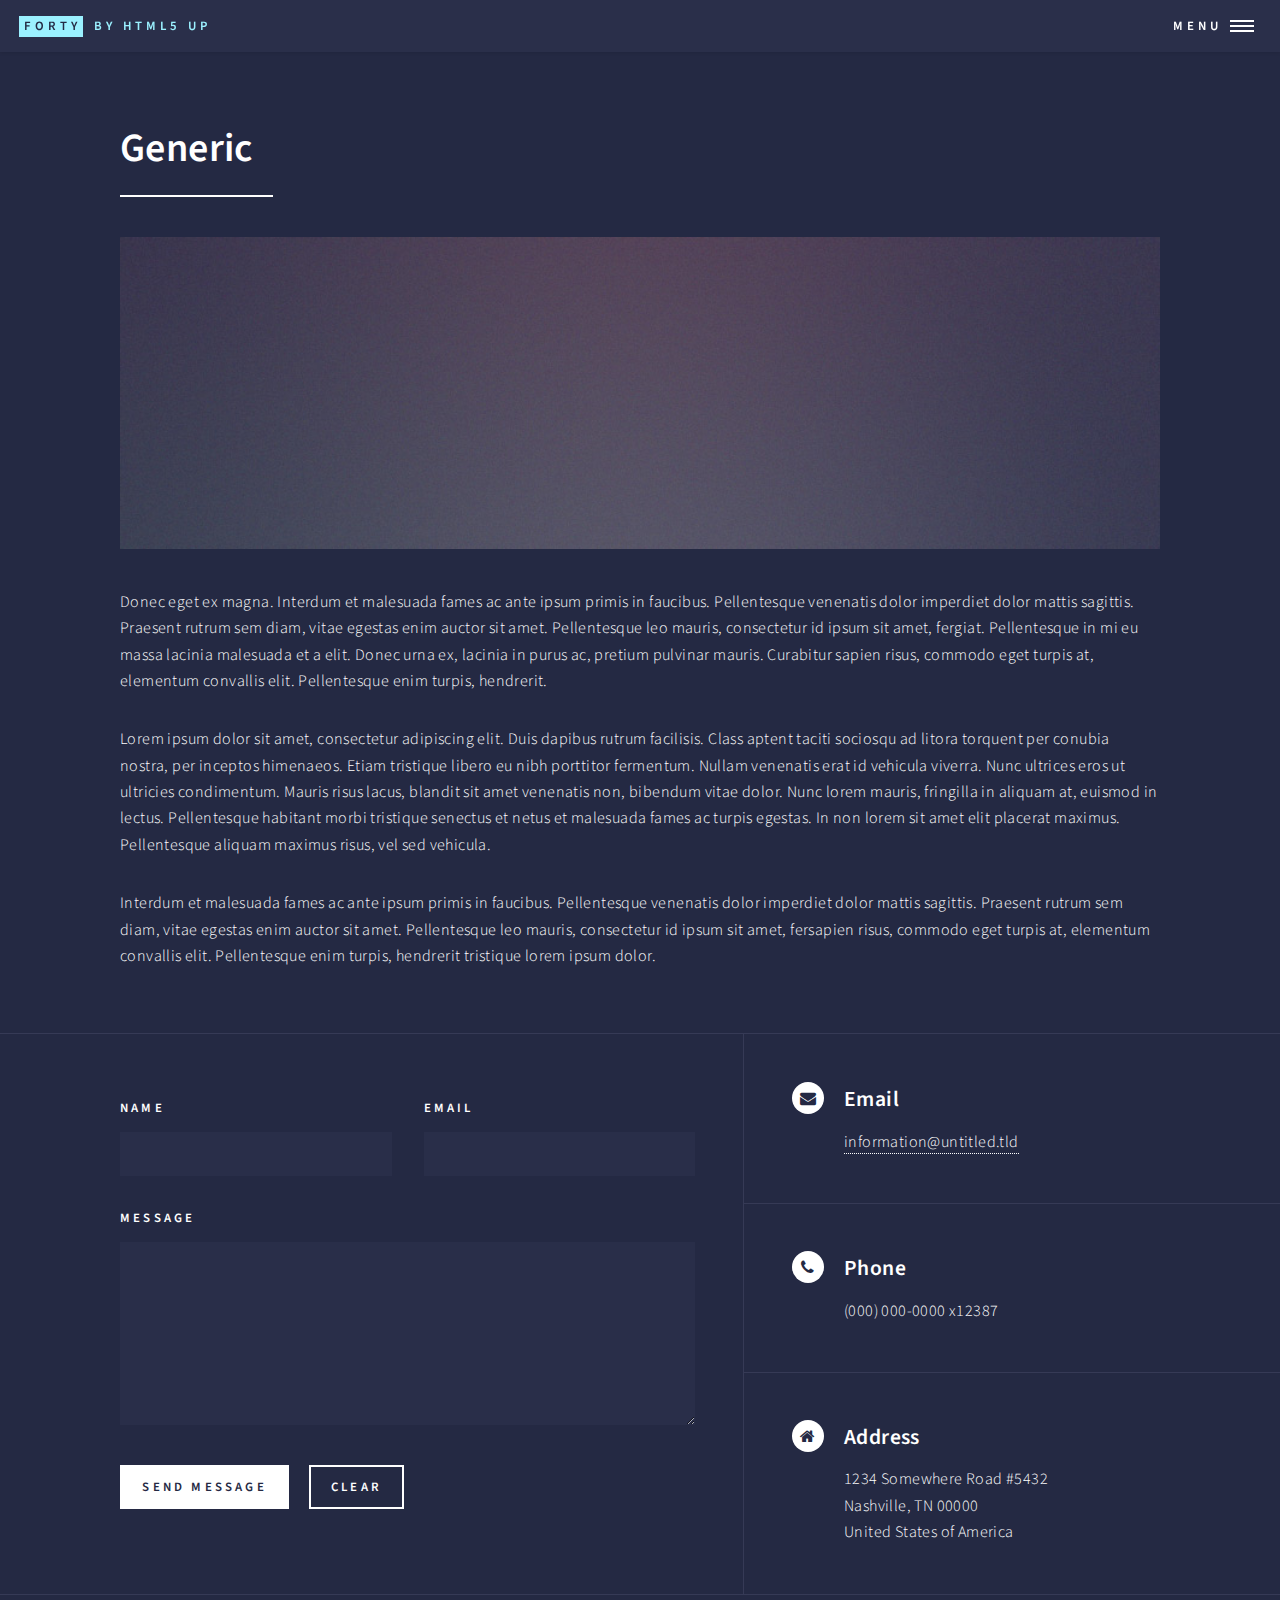
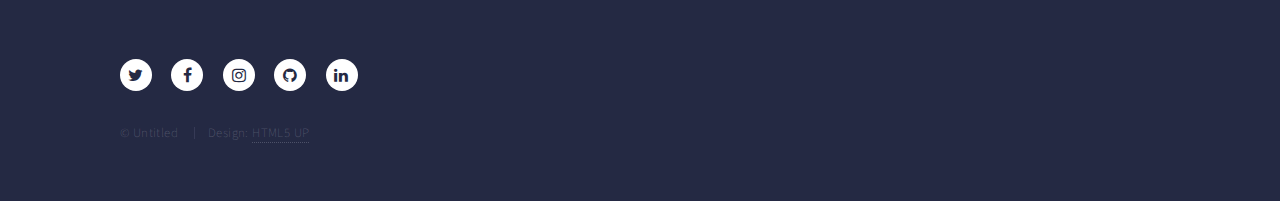
<file: html5up-forty/generic.html>
<!DOCTYPE HTML>
<!--
	Forty by HTML5 UP
	html5up.net | @ajlkn
	Free for personal and commercial use under the CCA 3.0 license (html5up.net/license)
-->
<html>
	<head>
		<title>Generic - Forty by HTML5 UP</title>
		<meta charset="utf-8" />
		<meta name="viewport" content="width=device-width, initial-scale=1, user-scalable=no" />
		<!--[if lte IE 8]><script src="assets/js/ie/html5shiv.js"></script><![endif]-->
		<link rel="stylesheet" href="assets/css/main.css" />
		<!--[if lte IE 9]><link rel="stylesheet" href="assets/css/ie9.css" /><![endif]-->
		<!--[if lte IE 8]><link rel="stylesheet" href="assets/css/ie8.css" /><![endif]-->
	</head>
	<body>

		<!-- Wrapper -->
			<div id="wrapper">

				<!-- Header -->
					<header id="header">
						<a href="index.html" class="logo"><strong>Forty</strong> <span>by HTML5 UP</span></a>
						<nav>
							<a href="#menu">Menu</a>
						</nav>
					</header>

				<!-- Menu -->
					<nav id="menu">
						<ul class="links">
							<li><a href="index.html">Home</a></li>
							<li><a href="landing.html">Landing</a></li>
							<li><a href="generic.html">Generic</a></li>
							<li><a href="elements.html">Elements</a></li>
						</ul>
						<ul class="actions vertical">
							<li><a href="#" class="button special fit">Get Started</a></li>
							<li><a href="#" class="button fit">Log In</a></li>
						</ul>
					</nav>

				<!-- Main -->
					<div id="main" class="alt">

						<!-- One -->
							<section id="one">
								<div class="inner">
									<header class="major">
										<h1>Generic</h1>
									</header>
									<span class="image main"><img src="images/pic11.jpg" alt="" /></span>
									<p>Donec eget ex magna. Interdum et malesuada fames ac ante ipsum primis in faucibus. Pellentesque venenatis dolor imperdiet dolor mattis sagittis. Praesent rutrum sem diam, vitae egestas enim auctor sit amet. Pellentesque leo mauris, consectetur id ipsum sit amet, fergiat. Pellentesque in mi eu massa lacinia malesuada et a elit. Donec urna ex, lacinia in purus ac, pretium pulvinar mauris. Curabitur sapien risus, commodo eget turpis at, elementum convallis elit. Pellentesque enim turpis, hendrerit.</p>
									<p>Lorem ipsum dolor sit amet, consectetur adipiscing elit. Duis dapibus rutrum facilisis. Class aptent taciti sociosqu ad litora torquent per conubia nostra, per inceptos himenaeos. Etiam tristique libero eu nibh porttitor fermentum. Nullam venenatis erat id vehicula viverra. Nunc ultrices eros ut ultricies condimentum. Mauris risus lacus, blandit sit amet venenatis non, bibendum vitae dolor. Nunc lorem mauris, fringilla in aliquam at, euismod in lectus. Pellentesque habitant morbi tristique senectus et netus et malesuada fames ac turpis egestas. In non lorem sit amet elit placerat maximus. Pellentesque aliquam maximus risus, vel sed vehicula.</p>
									<p>Interdum et malesuada fames ac ante ipsum primis in faucibus. Pellentesque venenatis dolor imperdiet dolor mattis sagittis. Praesent rutrum sem diam, vitae egestas enim auctor sit amet. Pellentesque leo mauris, consectetur id ipsum sit amet, fersapien risus, commodo eget turpis at, elementum convallis elit. Pellentesque enim turpis, hendrerit tristique lorem ipsum dolor.</p>
								</div>
							</section>

					</div>

				<!-- Contact -->
					<section id="contact">
						<div class="inner">
							<section>
								<form method="post" action="#">
									<div class="field half first">
										<label for="name">Name</label>
										<input type="text" name="name" id="name" />
									</div>
									<div class="field half">
										<label for="email">Email</label>
										<input type="text" name="email" id="email" />
									</div>
									<div class="field">
										<label for="message">Message</label>
										<textarea name="message" id="message" rows="6"></textarea>
									</div>
									<ul class="actions">
										<li><input type="submit" value="Send Message" class="special" /></li>
										<li><input type="reset" value="Clear" /></li>
									</ul>
								</form>
							</section>
							<section class="split">
								<section>
									<div class="contact-method">
										<span class="icon alt fa-envelope"></span>
										<h3>Email</h3>
										<a href="#">information@untitled.tld</a>
									</div>
								</section>
								<section>
									<div class="contact-method">
										<span class="icon alt fa-phone"></span>
										<h3>Phone</h3>
										<span>(000) 000-0000 x12387</span>
									</div>
								</section>
								<section>
									<div class="contact-method">
										<span class="icon alt fa-home"></span>
										<h3>Address</h3>
										<span>1234 Somewhere Road #5432<br />
										Nashville, TN 00000<br />
										United States of America</span>
									</div>
								</section>
							</section>
						</div>
					</section>

				<!-- Footer -->
					<footer id="footer">
						<div class="inner">
							<ul class="icons">
								<li><a href="#" class="icon alt fa-twitter"><span class="label">Twitter</span></a></li>
								<li><a href="#" class="icon alt fa-facebook"><span class="label">Facebook</span></a></li>
								<li><a href="#" class="icon alt fa-instagram"><span class="label">Instagram</span></a></li>
								<li><a href="#" class="icon alt fa-github"><span class="label">GitHub</span></a></li>
								<li><a href="#" class="icon alt fa-linkedin"><span class="label">LinkedIn</span></a></li>
							</ul>
							<ul class="copyright">
								<li>&copy; Untitled</li>
								<li>Design: <a href="https://html5up.net">HTML5 UP</a></li>
								
							</ul>
						</div>
					</footer>

			</div>

		<!-- Scripts -->
			<script src="assets/js/jquery.min.js"></script>
			<script src="assets/js/jquery.scrolly.min.js"></script>
			<script src="assets/js/jquery.scrollex.min.js"></script>
			<script src="assets/js/skel.min.js"></script>
			<script src="assets/js/util.js"></script>
			<!--[if lte IE 8]><script src="assets/js/ie/respond.min.js"></script><![endif]-->
			<script src="assets/js/main.js"></script>

	</body>
</html>
</file>
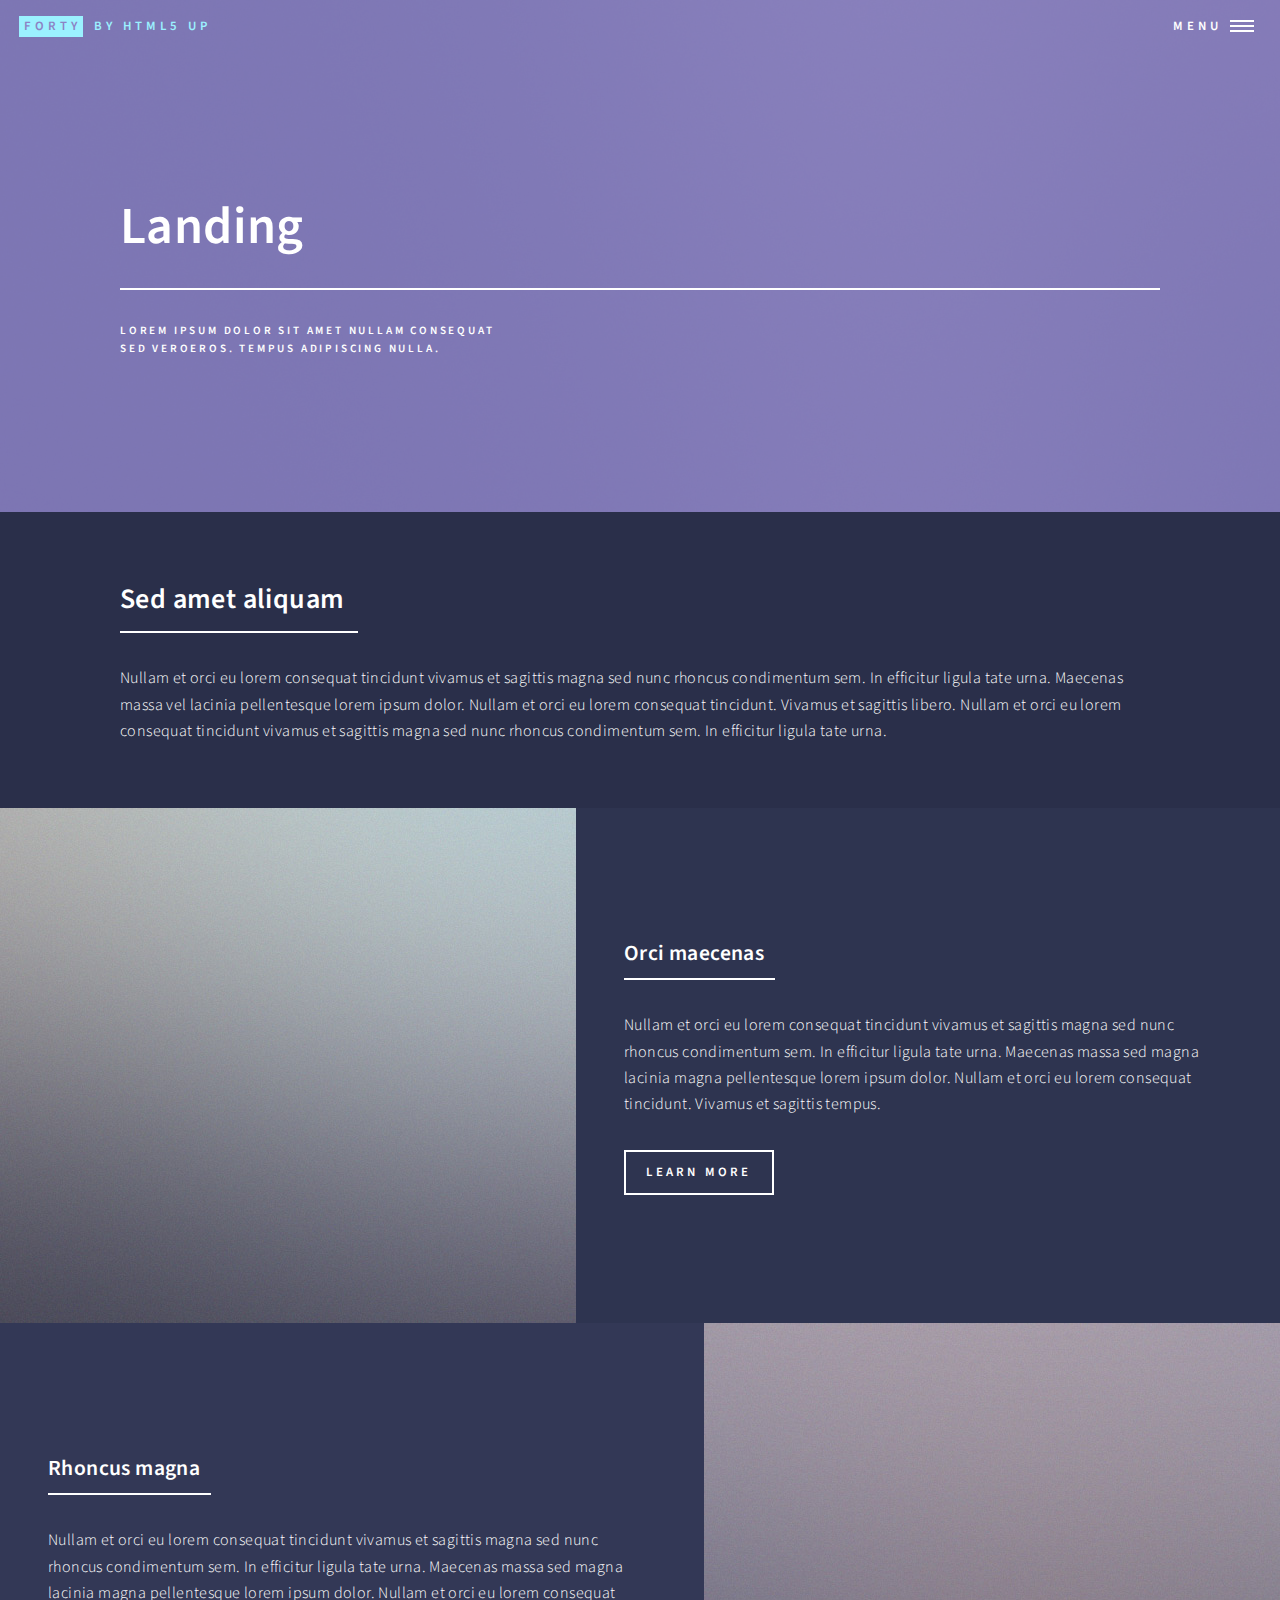
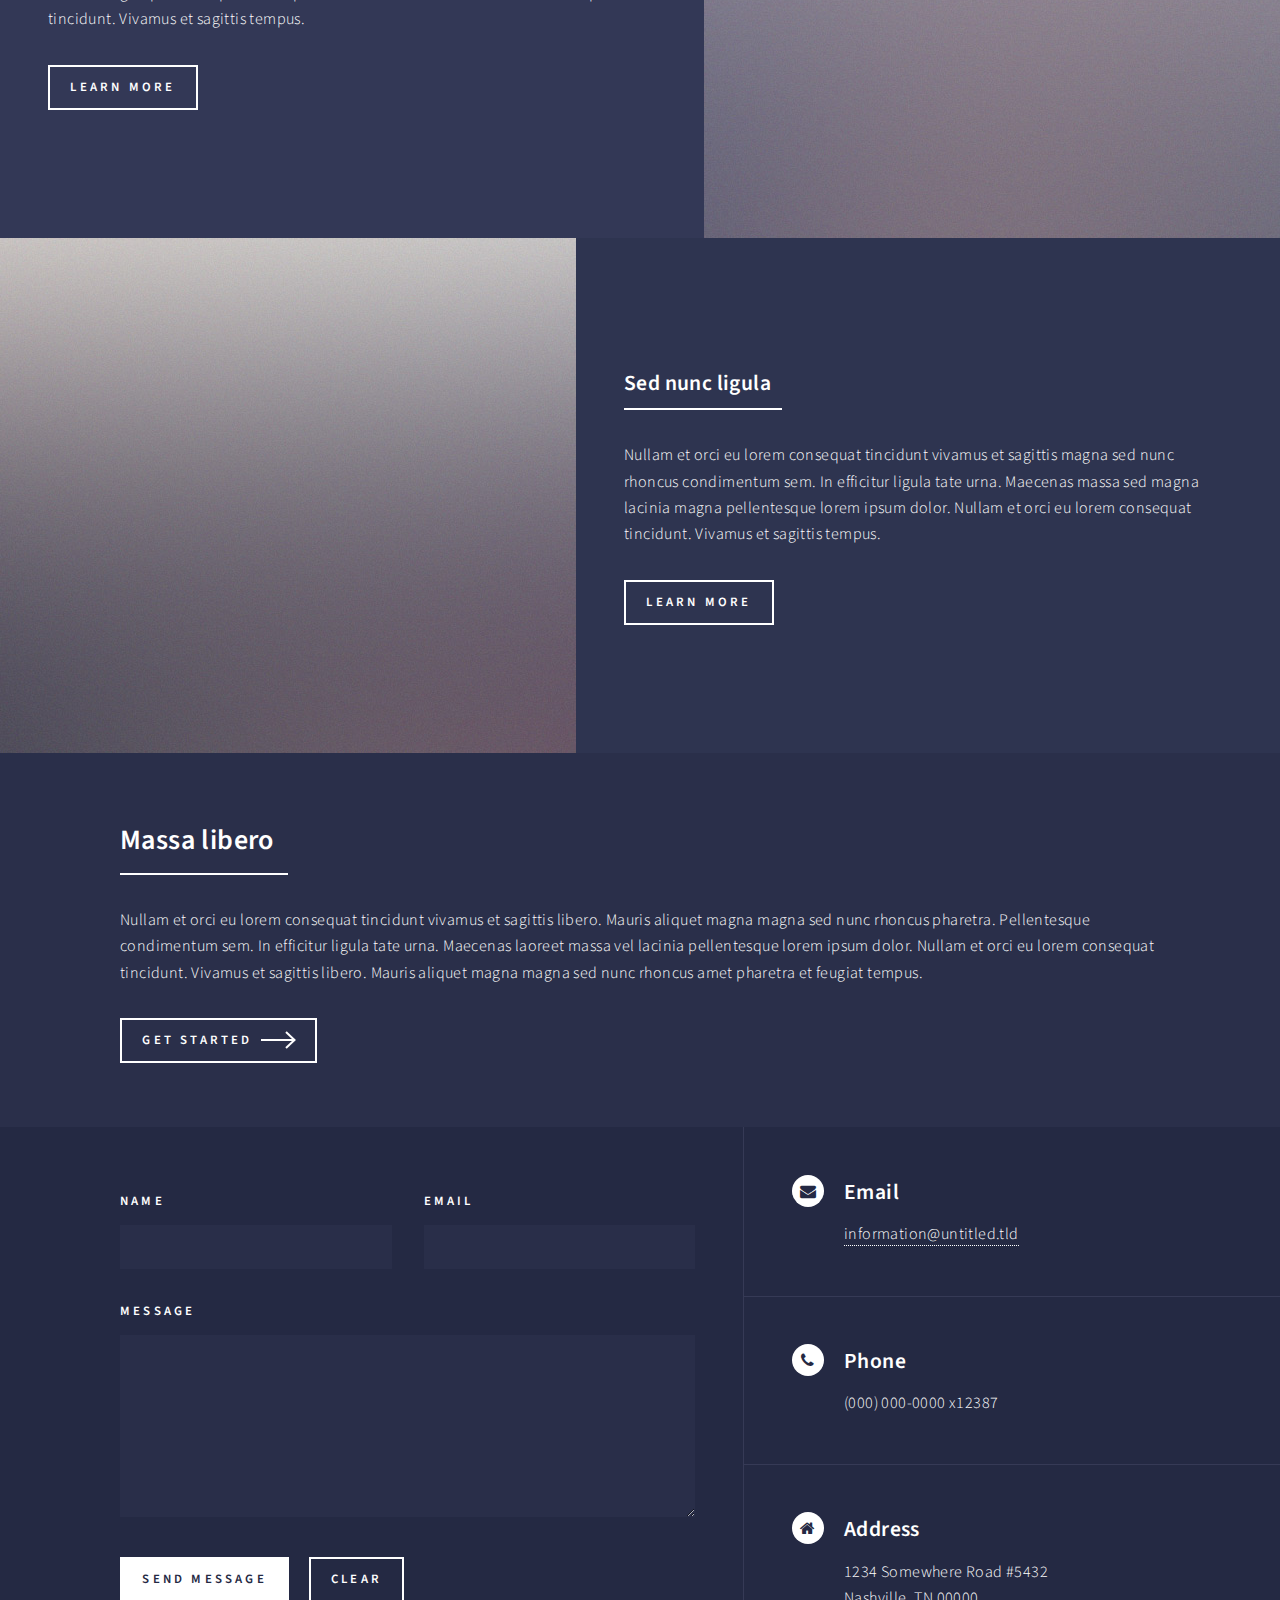
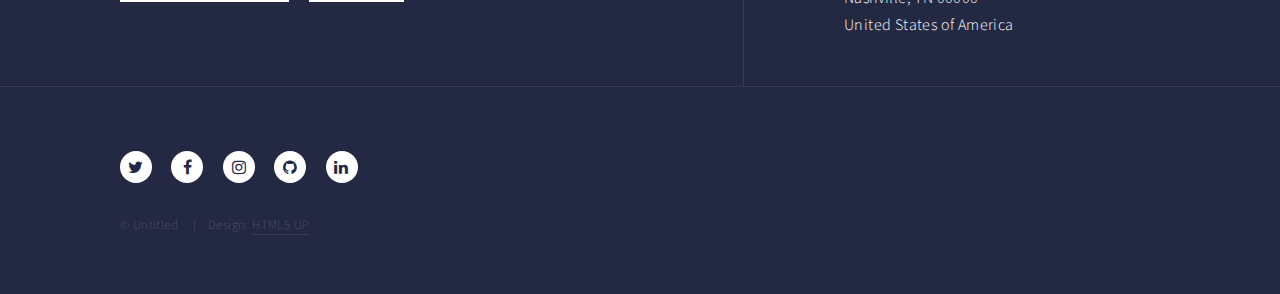
<file: html5up-forty/landing.html>
<!DOCTYPE HTML>
<!--
	Forty by HTML5 UP
	html5up.net | @ajlkn
	Free for personal and commercial use under the CCA 3.0 license (html5up.net/license)
-->
<html>
	<head>
		<title>Landing - Forty by HTML5 UP</title>
		<meta charset="utf-8" />
		<meta name="viewport" content="width=device-width, initial-scale=1, user-scalable=no" />
		<!--[if lte IE 8]><script src="assets/js/ie/html5shiv.js"></script><![endif]-->
		<link rel="stylesheet" href="assets/css/main.css" />
		<!--[if lte IE 9]><link rel="stylesheet" href="assets/css/ie9.css" /><![endif]-->
		<!--[if lte IE 8]><link rel="stylesheet" href="assets/css/ie8.css" /><![endif]-->
	</head>
	<body>

		<!-- Wrapper -->
			<div id="wrapper">

				<!-- Header -->
				<!-- Note: The "styleN" class below should match that of the banner element. -->
					<header id="header" class="alt style2">
						<a href="index.html" class="logo"><strong>Forty</strong> <span>by HTML5 UP</span></a>
						<nav>
							<a href="#menu">Menu</a>
						</nav>
					</header>

				<!-- Menu -->
					<nav id="menu">
						<ul class="links">
							<li><a href="index.html">Home</a></li>
							<li><a href="landing.html">Landing</a></li>
							<li><a href="generic.html">Generic</a></li>
							<li><a href="elements.html">Elements</a></li>
						</ul>
						<ul class="actions vertical">
							<li><a href="#" class="button special fit">Get Started</a></li>
							<li><a href="#" class="button fit">Log In</a></li>
						</ul>
					</nav>

				<!-- Banner -->
				<!-- Note: The "styleN" class below should match that of the header element. -->
					<section id="banner" class="style2">
						<div class="inner">
							<span class="image">
								<img src="images/pic07.jpg" alt="" />
							</span>
							<header class="major">
								<h1>Landing</h1>
							</header>
							<div class="content">
								<p>Lorem ipsum dolor sit amet nullam consequat<br />
								sed veroeros. tempus adipiscing nulla.</p>
							</div>
						</div>
					</section>

				<!-- Main -->
					<div id="main">

						<!-- One -->
							<section id="one">
								<div class="inner">
									<header class="major">
										<h2>Sed amet aliquam</h2>
									</header>
									<p>Nullam et orci eu lorem consequat tincidunt vivamus et sagittis magna sed nunc rhoncus condimentum sem. In efficitur ligula tate urna. Maecenas massa vel lacinia pellentesque lorem ipsum dolor. Nullam et orci eu lorem consequat tincidunt. Vivamus et sagittis libero. Nullam et orci eu lorem consequat tincidunt vivamus et sagittis magna sed nunc rhoncus condimentum sem. In efficitur ligula tate urna.</p>
								</div>
							</section>

						<!-- Two -->
							<section id="two" class="spotlights">
								<section>
									<a href="generic.html" class="image">
										<img src="images/pic08.jpg" alt="" data-position="center center" />
									</a>
									<div class="content">
										<div class="inner">
											<header class="major">
												<h3>Orci maecenas</h3>
											</header>
											<p>Nullam et orci eu lorem consequat tincidunt vivamus et sagittis magna sed nunc rhoncus condimentum sem. In efficitur ligula tate urna. Maecenas massa sed magna lacinia magna pellentesque lorem ipsum dolor. Nullam et orci eu lorem consequat tincidunt. Vivamus et sagittis tempus.</p>
											<ul class="actions">
												<li><a href="generic.html" class="button">Learn more</a></li>
											</ul>
										</div>
									</div>
								</section>
								<section>
									<a href="generic.html" class="image">
										<img src="images/pic09.jpg" alt="" data-position="top center" />
									</a>
									<div class="content">
										<div class="inner">
											<header class="major">
												<h3>Rhoncus magna</h3>
											</header>
											<p>Nullam et orci eu lorem consequat tincidunt vivamus et sagittis magna sed nunc rhoncus condimentum sem. In efficitur ligula tate urna. Maecenas massa sed magna lacinia magna pellentesque lorem ipsum dolor. Nullam et orci eu lorem consequat tincidunt. Vivamus et sagittis tempus.</p>
											<ul class="actions">
												<li><a href="generic.html" class="button">Learn more</a></li>
											</ul>
										</div>
									</div>
								</section>
								<section>
									<a href="generic.html" class="image">
										<img src="images/pic10.jpg" alt="" data-position="25% 25%" />
									</a>
									<div class="content">
										<div class="inner">
											<header class="major">
												<h3>Sed nunc ligula</h3>
											</header>
											<p>Nullam et orci eu lorem consequat tincidunt vivamus et sagittis magna sed nunc rhoncus condimentum sem. In efficitur ligula tate urna. Maecenas massa sed magna lacinia magna pellentesque lorem ipsum dolor. Nullam et orci eu lorem consequat tincidunt. Vivamus et sagittis tempus.</p>
											<ul class="actions">
												<li><a href="generic.html" class="button">Learn more</a></li>
											</ul>
										</div>
									</div>
								</section>
							</section>

						<!-- Three -->
							<section id="three">
								<div class="inner">
									<header class="major">
										<h2>Massa libero</h2>
									</header>
									<p>Nullam et orci eu lorem consequat tincidunt vivamus et sagittis libero. Mauris aliquet magna magna sed nunc rhoncus pharetra. Pellentesque condimentum sem. In efficitur ligula tate urna. Maecenas laoreet massa vel lacinia pellentesque lorem ipsum dolor. Nullam et orci eu lorem consequat tincidunt. Vivamus et sagittis libero. Mauris aliquet magna magna sed nunc rhoncus amet pharetra et feugiat tempus.</p>
									<ul class="actions">
										<li><a href="generic.html" class="button next">Get Started</a></li>
									</ul>
								</div>
							</section>

					</div>

				<!-- Contact -->
					<section id="contact">
						<div class="inner">
							<section>
								<form method="post" action="#">
									<div class="field half first">
										<label for="name">Name</label>
										<input type="text" name="name" id="name" />
									</div>
									<div class="field half">
										<label for="email">Email</label>
										<input type="text" name="email" id="email" />
									</div>
									<div class="field">
										<label for="message">Message</label>
										<textarea name="message" id="message" rows="6"></textarea>
									</div>
									<ul class="actions">
										<li><input type="submit" value="Send Message" class="special" /></li>
										<li><input type="reset" value="Clear" /></li>
									</ul>
								</form>
							</section>
							<section class="split">
								<section>
									<div class="contact-method">
										<span class="icon alt fa-envelope"></span>
										<h3>Email</h3>
										<a href="#">information@untitled.tld</a>
									</div>
								</section>
								<section>
									<div class="contact-method">
										<span class="icon alt fa-phone"></span>
										<h3>Phone</h3>
										<span>(000) 000-0000 x12387</span>
									</div>
								</section>
								<section>
									<div class="contact-method">
										<span class="icon alt fa-home"></span>
										<h3>Address</h3>
										<span>1234 Somewhere Road #5432<br />
										Nashville, TN 00000<br />
										United States of America</span>
									</div>
								</section>
							</section>
						</div>
					</section>

				<!-- Footer -->
					<footer id="footer">
						<div class="inner">
							<ul class="icons">
								<li><a href="#" class="icon alt fa-twitter"><span class="label">Twitter</span></a></li>
								<li><a href="#" class="icon alt fa-facebook"><span class="label">Facebook</span></a></li>
								<li><a href="#" class="icon alt fa-instagram"><span class="label">Instagram</span></a></li>
								<li><a href="#" class="icon alt fa-github"><span class="label">GitHub</span></a></li>
								<li><a href="#" class="icon alt fa-linkedin"><span class="label">LinkedIn</span></a></li>
							</ul>
							<ul class="copyright">
								<li>&copy; Untitled</li>
								<li>Design: <a href="https://html5up.net">HTML5 UP</a></li>
								
							</ul>
						</div>
					</footer>

			</div>

		<!-- Scripts -->
			<script src="assets/js/jquery.min.js"></script>
			<script src="assets/js/jquery.scrolly.min.js"></script>
			<script src="assets/js/jquery.scrollex.min.js"></script>
			<script src="assets/js/skel.min.js"></script>
			<script src="assets/js/util.js"></script>
			<!--[if lte IE 8]><script src="assets/js/ie/respond.min.js"></script><![endif]-->
			<script src="assets/js/main.js"></script>

	</body>
</html>
</file>
<file: html5up-photon/assets/css/ie8.css>
/*
	Photon by HTML5 UP
	html5up.net | @ajlkn
	Free for personal and commercial use under the CCA 3.0 license (html5up.net/license)
*/

/* Basic */

	hr {
		border-bottom: solid 1px #ccc;
	}

	blockquote {
		border-left: solid 4px #ccc;
	}

	code {
		border: solid 1px #ccc;
	}

/* Section/Article */

	header.major:after {
		background: #ccc;
	}

/* Form */

	input[type="text"],
	input[type="password"],
	input[type="email"],
	select,
	textarea {
		-ms-behavior: url("assets/js/ie/PIE.htc");
		border: solid 1px #ccc;
		position: relative;
	}

/* List */

	ul.alt li {
		border-top: solid 1px #ccc;
	}

	ul.major-icons li .icon {
		-ms-behavior: url("assets/js/ie/PIE.htc");
		border: solid 1px #ccc;
		position: relative;
	}

/* Table */

	table thead {
		border-bottom: solid 1px #ccc;
	}

	table tfoot {
		border-top: solid 1px #ccc;
	}

	table.alt tbody tr td {
		border: solid 1px #ccc;
		border-left-width: 0;
		border-top-width: 0;
	}

/* Button */

	input[type="submit"],
	input[type="reset"],
	input[type="button"],
	button,
	.button {
		-ms-behavior: url("assets/js/ie/PIE.htc");
		border: solid 1px #ccc;
		position: relative;
	}

/* Image */

	.image {
		-ms-behavior: url("assets/js/ie/PIE.htc");
	}

		.image img {
			-ms-behavior: url("assets/js/ie/PIE.htc");
			position: relative;
		}

/* Main */

	.main.style2 {
		background-color: #333;
		color: #ffffff;
		-ms-behavior: url("assets/js/ie/backgroundsize.min.htc");
		background-image: url("../../images/header.jpg");
		background-size: cover;
		position: relative;
	}

		.main.style2 a {
			border-bottom-color: #ffffff;
		}

			.main.style2 a:hover {
				color: #ffffff;
			}

		.main.style2 h1, .main.style2 h2, .main.style2 h3, .main.style2 h4, .main.style2 h5, .main.style2 h6, .main.style2 strong, .main.style2 b {
			color: #ffffff;
		}

		.main.style2 header p {
			color: #ffffff;
		}

		.main.style2 header.major:after {
			background: #ffffff;
		}

		.main.style2 input[type="submit"],
		.main.style2 input[type="reset"],
		.main.style2 input[type="button"],
		.main.style2 button,
		.main.style2 .button {
			border: solid 1px #ffffff !important;
			color: #ffffff !important;
		}

			.main.style2 input[type="submit"]:hover,
			.main.style2 input[type="reset"]:hover,
			.main.style2 input[type="button"]:hover,
			.main.style2 button:hover,
			.main.style2 .button:hover {
				background-color: transparent;
			}

			.main.style2 input[type="submit"]:active,
			.main.style2 input[type="reset"]:active,
			.main.style2 input[type="button"]:active,
			.main.style2 button:active,
			.main.style2 .button:active {
				background-color: transparent;
			}

			.main.style2 input[type="submit"].special,
			.main.style2 input[type="reset"].special,
			.main.style2 input[type="button"].special,
			.main.style2 button.special,
			.main.style2 .button.special {
				background-color: #ffffff;
				border: solid 1px #ffffff !important;
				color: #333 !important;
			}

				.main.style2 input[type="submit"].special:hover,
				.main.style2 input[type="reset"].special:hover,
				.main.style2 input[type="button"].special:hover,
				.main.style2 button.special:hover,
				.main.style2 .button.special:hover {
					background-color: transparent !important;
					color: #ffffff !important;
				}

				.main.style2 input[type="submit"].special:active,
				.main.style2 input[type="reset"].special:active,
				.main.style2 input[type="button"].special:active,
				.main.style2 button.special:active,
				.main.style2 .button.special:active {
					background-color: transparent !important;
				}

		.main.style2 ul.major-icons li .icon {
			border-color: #ffffff;
		}

		.main.style2 .icon.major {
			color: #ffffff;
		}

		.main.style2:before {
			background-image: url("images/overlay1.png");
			content: '';
			height: 100%;
			left: 0;
			position: absolute;
			top: 0;
			width: 100%;
		}

		.main.style2 > * {
			position: relative;
			z-index: 1;
		}

/* Header */

	#header {
		background-color: #4686a0;
		color: #ffffff;
	}

		#header a {
			border-bottom-color: #ffffff;
		}

			#header a:hover {
				color: #ffffff;
			}

		#header h1, #header h2, #header h3, #header h4, #header h5, #header h6, #header strong, #header b {
			color: #ffffff;
		}

		#header header p {
			color: #ffffff;
		}

		#header header.major:after {
			background: #ffffff;
		}

		#header input[type="submit"],
		#header input[type="reset"],
		#header input[type="button"],
		#header button,
		#header .button {
			border: solid 1px #ffffff !important;
			color: #ffffff !important;
		}

			#header input[type="submit"]:hover,
			#header input[type="reset"]:hover,
			#header input[type="button"]:hover,
			#header button:hover,
			#header .button:hover {
				background-color: transparent;
			}

			#header input[type="submit"]:active,
			#header input[type="reset"]:active,
			#header input[type="button"]:active,
			#header button:active,
			#header .button:active {
				background-color: transparent;
			}

			#header input[type="submit"].special,
			#header input[type="reset"].special,
			#header input[type="button"].special,
			#header button.special,
			#header .button.special {
				background-color: #ffffff;
				border: solid 1px #ffffff !important;
				color: #4686a0 !important;
			}

				#header input[type="submit"].special:hover,
				#header input[type="reset"].special:hover,
				#header input[type="button"].special:hover,
				#header button.special:hover,
				#header .button.special:hover {
					background-color: transparent !important;
					color: #ffffff !important;
				}

				#header input[type="submit"].special:active,
				#header input[type="reset"].special:active,
				#header input[type="button"].special:active,
				#header button.special:active,
				#header .button.special:active {
					background-color: transparent !important;
				}

		#header ul.major-icons li .icon {
			border-color: #ffffff;
		}

		#header .icon.major {
			color: #ffffff;
		}

/* Footer */

	#footer {
		background-color: #4686a0;
		color: #ffffff;
	}

		#footer a {
			border-bottom-color: #ffffff;
		}

			#footer a:hover {
				color: #ffffff;
			}

		#footer h1, #footer h2, #footer h3, #footer h4, #footer h5, #footer h6, #footer strong, #footer b {
			color: #ffffff;
		}

		#footer header p {
			color: #ffffff;
		}

		#footer header.major:after {
			background: #ffffff;
		}

		#footer input[type="submit"],
		#footer input[type="reset"],
		#footer input[type="button"],
		#footer button,
		#footer .button {
			border: solid 1px #ffffff !important;
			color: #ffffff !important;
		}

			#footer input[type="submit"]:hover,
			#footer input[type="reset"]:hover,
			#footer input[type="button"]:hover,
			#footer button:hover,
			#footer .button:hover {
				background-color: transparent;
			}

			#footer input[type="submit"]:active,
			#footer input[type="reset"]:active,
			#footer input[type="button"]:active,
			#footer button:active,
			#footer .button:active {
				background-color: transparent;
			}

			#footer input[type="submit"].special,
			#footer input[type="reset"].special,
			#footer input[type="button"].special,
			#footer button.special,
			#footer .button.special {
				background-color: #ffffff;
				border: solid 1px #ffffff !important;
				color: #4686a0 !important;
			}

				#footer input[type="submit"].special:hover,
				#footer input[type="reset"].special:hover,
				#footer input[type="button"].special:hover,
				#footer button.special:hover,
				#footer .button.special:hover {
					background-color: transparent !important;
					color: #ffffff !important;
				}

				#footer input[type="submit"].special:active,
				#footer input[type="reset"].special:active,
				#footer input[type="button"].special:active,
				#footer button.special:active,
				#footer .button.special:active {
					background-color: transparent !important;
				}

		#footer ul.major-icons li .icon {
			border-color: #ffffff;
		}

		#footer .icon.major {
			color: #ffffff;
		}
</file>
<file: html5up-photon/assets/css/ie9.css>
/*
	Photon by HTML5 UP
	html5up.net | @ajlkn
	Free for personal and commercial use under the CCA 3.0 license (html5up.net/license)
*/

/* Header */

	#header {
		background-image: none;
		filter: progid:DXImageTransform.Microsoft.Gradient(startColorStr="#4fa49a", endColorStr="#4361c2", GradientType=1);
		position: relative;
	}

		#header:before {
			background-image: url("images/overlay2.png"), url("images/overlay3.svg");
			background-position: top left,							center center;
			background-size: auto,								cover;
			content: '';
			height: 100%;
			left: 0;
			position: absolute;
			top: 0;
			width: 100%;
		}

		#header > * {
			position: relative;
			z-index: 1;
		}

/* Footer */

	#footer {
		background-image: none;
		filter: progid:DXImageTransform.Microsoft.Gradient(startColorStr="#4361c2", endColorStr="#4fa49a", GradientType=1);
		position: relative;
	}

		#footer:before {
			background-image: url("images/overlay2.png"), url("images/overlay4.svg");
			background-position: top left,							center center;
			background-size: auto,								cover;
			content: '';
			height: 100%;
			left: 0;
			position: absolute;
			top: 0;
			width: 100%;
		}

		#footer > * {
			position: relative;
			z-index: 1;
		}
</file>
<file: html5up-forty/assets/css/ie9.css>
/*
	Forty by HTML5 UP
	html5up.net | @ajlkn
	Free for personal and commercial use under the CCA 3.0 license (html5up.net/license)
*/

/* Spotlights */

	.spotlights > section:after {
		content: '';
		display: block;
		clear: both;
	}

	.spotlights > section > .image {
		float: left;
	}

	.spotlights > section > .content {
		float: left;
	}

/* Tiles */

	.tiles:after {
		content: '';
		display: block;
		clear: both;
	}

	.tiles article {
		padding: 8em 4em 6em 4em ;
		float: left;
		height: auto;
		max-height: none;
		min-height: 0;
	}

/* Header */

	#header .logo {
		position: absolute;
		top: 0;
		left: 0;
	}

	#header nav {
		position: absolute;
		top: 0;
		right: 0;
	}

/* Banner */

	#banner {
		padding: 7em 0 4em 0 ;
		background-attachment: scroll;
		height: auto;
		max-height: none;
		min-height: 0;
	}

		#banner > .inner .content {
			display: block;
		}

			#banner > .inner .content > * {
				margin-left: 0;
				margin: 0 0 2em 0;
			}

		#banner.major {
			height: auto;
			max-height: none;
			min-height: 0;
		}

/* Contact */

	#contact:after {
		content: '';
		display: block;
		clear: both;
	}

	#contact > .inner > * {
		float: left;
	}

/* Menu */

	#menu .inner {
		margin: 0 auto;
	}
</file>
<file: html5up-forty/assets/css/ie8.css>
/*
	Forty by HTML5 UP
	html5up.net | @ajlkn
	Free for personal and commercial use under the CCA 3.0 license (html5up.net/license)
*/

/* Button */

	.button {
		border: solid 2px !important;
	}

		.button.next {
			padding-right: 1.75em;
		}

			.button.next:before, .button.next:after {
				display: none;
			}

/* Tiles */

	.tiles article {
		width: 50%;
		-ms-behavior: url("assets/js/ie/backgroundsize.min.htc");
		background-size: cover;
	}

/* Banner */

	#banner {
		-ms-behavior: url("assets/js/ie/backgroundsize.min.htc");
	}

		#banner:after {
			display: none;
		}

/* Menu */

	#menu {
		background: #242943;
	}
</file>
<file: html5up-photon/assets/css/main.css>
@import url("font-awesome.min.css");
@import url("http://fonts.googleapis.com/css?family=Source+Sans+Pro:300,300italic,400,400italic");

/*
	Photon by HTML5 UP
	html5up.net | @ajlkn
	Free for personal and commercial use under the CCA 3.0 license (html5up.net/license)
*/

/* Reset */

	html, body, div, span, applet, object, iframe, h1, h2, h3, h4, h5, h6, p, blockquote, pre, a, abbr, acronym, address, big, cite, code, del, dfn, em, img, ins, kbd, q, s, samp, small, strike, strong, sub, sup, tt, var, b, u, i, center, dl, dt, dd, ol, ul, li, fieldset, form, label, legend, table, caption, tbody, tfoot, thead, tr, th, td, article, aside, canvas, details, embed, figure, figcaption, footer, header, hgroup, menu, nav, output, ruby, section, summary, time, mark, audio, video {
		margin: 0;
		padding: 0;
		border: 0;
		font-size: 100%;
		font: inherit;
		vertical-align: baseline;
	}

	article, aside, details, figcaption, figure, footer, header, hgroup, menu, nav, section {
		display: block;
	}

	body {
		line-height: 1;
	}

	ol, ul {
		list-style: none;
	}

	blockquote, q {
		quotes: none;
	}

	blockquote:before, blockquote:after, q:before, q:after {
		content: '';
		content: none;
	}

	table {
		border-collapse: collapse;
		border-spacing: 0;
	}

	body {
		-webkit-text-size-adjust: none;
	}

/* Box Model */

	*, *:before, *:after {
		-moz-box-sizing: border-box;
		-webkit-box-sizing: border-box;
		box-sizing: border-box;
	}

/* Containers */

	.container {
		margin-left: auto;
		margin-right: auto;
	}

	.container.\31 25\25 {
		width: 100%;
		max-width: 75em;
		min-width: 60em;
	}

	.container.\37 5\25 {
		width: 45em;
	}

	.container.\35 0\25 {
		width: 30em;
	}

	.container.\32 5\25 {
		width: 15em;
	}

	.container {
		width: 60em;
	}

	@media screen and (max-width: 1680px) {

		.container.\31 25\25 {
			width: 100%;
			max-width: 75em;
			min-width: 60em;
		}

		.container.\37 5\25 {
			width: 45em;
		}

		.container.\35 0\25 {
			width: 30em;
		}

		.container.\32 5\25 {
			width: 15em;
		}

		.container {
			width: 60em;
		}

	}

	@media screen and (max-width: 1140px) {

		.container.\31 25\25 {
			width: 100%;
			max-width: 112.5%;
			min-width: 90%;
		}

		.container.\37 5\25 {
			width: 67.5%;
		}

		.container.\35 0\25 {
			width: 45%;
		}

		.container.\32 5\25 {
			width: 22.5%;
		}

		.container {
			width: 90%;
		}

	}

	@media screen and (max-width: 980px) {

		.container.\31 25\25 {
			width: 100%;
			max-width: 125%;
			min-width: 100%;
		}

		.container.\37 5\25 {
			width: 75%;
		}

		.container.\35 0\25 {
			width: 50%;
		}

		.container.\32 5\25 {
			width: 25%;
		}

		.container {
			width: 100% !important;
		}

	}

	@media screen and (max-width: 736px) {

		.container.\31 25\25 {
			width: 100%;
			max-width: 125%;
			min-width: 100%;
		}

		.container.\37 5\25 {
			width: 75%;
		}

		.container.\35 0\25 {
			width: 50%;
		}

		.container.\32 5\25 {
			width: 25%;
		}

		.container {
			width: 100% !important;
		}

	}

	@media screen and (max-width: 480px) {

		.container.\31 25\25 {
			width: 100%;
			max-width: 125%;
			min-width: 100%;
		}

		.container.\37 5\25 {
			width: 75%;
		}

		.container.\35 0\25 {
			width: 50%;
		}

		.container.\32 5\25 {
			width: 25%;
		}

		.container {
			width: 100% !important;
		}

	}

	@media screen and (max-width: 320px) {

		.container.\31 25\25 {
			width: 100%;
			max-width: 125%;
			min-width: 100%;
		}

		.container.\37 5\25 {
			width: 75%;
		}

		.container.\35 0\25 {
			width: 50%;
		}

		.container.\32 5\25 {
			width: 25%;
		}

		.container {
			width: 100% !important;
		}

	}

/* Grid */

	.row {
		border-bottom: solid 1px transparent;
		-moz-box-sizing: border-box;
		-webkit-box-sizing: border-box;
		box-sizing: border-box;
	}

	.row > * {
		float: left;
		-moz-box-sizing: border-box;
		-webkit-box-sizing: border-box;
		box-sizing: border-box;
	}

	.row:after, .row:before {
		content: '';
		display: block;
		clear: both;
		height: 0;
	}

	.row.uniform > * > :first-child {
		margin-top: 0;
	}

	.row.uniform > * > :last-child {
		margin-bottom: 0;
	}

	.row.\30 \25 > * {
		padding: 0 0 0 0em;
	}

	.row.\30 \25 {
		margin: 0 0 -1px 0em;
	}

	.row.uniform.\30 \25 > * {
		padding: 0em 0 0 0em;
	}

	.row.uniform.\30 \25 {
		margin: 0em 0 -1px 0em;
	}

	.row > * {
		padding: 0 0 0 2em;
	}

	.row {
		margin: 0 0 -1px -2em;
	}

	.row.uniform > * {
		padding: 2em 0 0 2em;
	}

	.row.uniform {
		margin: -2em 0 -1px -2em;
	}

	.row.\32 00\25 > * {
		padding: 0 0 0 4em;
	}

	.row.\32 00\25 {
		margin: 0 0 -1px -4em;
	}

	.row.uniform.\32 00\25 > * {
		padding: 4em 0 0 4em;
	}

	.row.uniform.\32 00\25 {
		margin: -4em 0 -1px -4em;
	}

	.row.\31 50\25 > * {
		padding: 0 0 0 3em;
	}

	.row.\31 50\25 {
		margin: 0 0 -1px -3em;
	}

	.row.uniform.\31 50\25 > * {
		padding: 3em 0 0 3em;
	}

	.row.uniform.\31 50\25 {
		margin: -3em 0 -1px -3em;
	}

	.row.\35 0\25 > * {
		padding: 0 0 0 1em;
	}

	.row.\35 0\25 {
		margin: 0 0 -1px -1em;
	}

	.row.uniform.\35 0\25 > * {
		padding: 1em 0 0 1em;
	}

	.row.uniform.\35 0\25 {
		margin: -1em 0 -1px -1em;
	}

	.row.\32 5\25 > * {
		padding: 0 0 0 0.5em;
	}

	.row.\32 5\25 {
		margin: 0 0 -1px -0.5em;
	}

	.row.uniform.\32 5\25 > * {
		padding: 0.5em 0 0 0.5em;
	}

	.row.uniform.\32 5\25 {
		margin: -0.5em 0 -1px -0.5em;
	}

	.\31 2u, .\31 2u\24 {
		width: 100%;
		clear: none;
		margin-left: 0;
	}

	.\31 1u, .\31 1u\24 {
		width: 91.6666666667%;
		clear: none;
		margin-left: 0;
	}

	.\31 0u, .\31 0u\24 {
		width: 83.3333333333%;
		clear: none;
		margin-left: 0;
	}

	.\39 u, .\39 u\24 {
		width: 75%;
		clear: none;
		margin-left: 0;
	}

	.\38 u, .\38 u\24 {
		width: 66.6666666667%;
		clear: none;
		margin-left: 0;
	}

	.\37 u, .\37 u\24 {
		width: 58.3333333333%;
		clear: none;
		margin-left: 0;
	}

	.\36 u, .\36 u\24 {
		width: 50%;
		clear: none;
		margin-left: 0;
	}

	.\35 u, .\35 u\24 {
		width: 41.6666666667%;
		clear: none;
		margin-left: 0;
	}

	.\34 u, .\34 u\24 {
		width: 33.3333333333%;
		clear: none;
		margin-left: 0;
	}

	.\33 u, .\33 u\24 {
		width: 25%;
		clear: none;
		margin-left: 0;
	}

	.\32 u, .\32 u\24 {
		width: 16.6666666667%;
		clear: none;
		margin-left: 0;
	}

	.\31 u, .\31 u\24 {
		width: 8.3333333333%;
		clear: none;
		margin-left: 0;
	}

	.\31 2u\24 + *,
	.\31 1u\24 + *,
	.\31 0u\24 + *,
	.\39 u\24 + *,
	.\38 u\24 + *,
	.\37 u\24 + *,
	.\36 u\24 + *,
	.\35 u\24 + *,
	.\34 u\24 + *,
	.\33 u\24 + *,
	.\32 u\24 + *,
	.\31 u\24 + * {
		clear: left;
	}

	.\-11u {
		margin-left: 91.66667%;
	}

	.\-10u {
		margin-left: 83.33333%;
	}

	.\-9u {
		margin-left: 75%;
	}

	.\-8u {
		margin-left: 66.66667%;
	}

	.\-7u {
		margin-left: 58.33333%;
	}

	.\-6u {
		margin-left: 50%;
	}

	.\-5u {
		margin-left: 41.66667%;
	}

	.\-4u {
		margin-left: 33.33333%;
	}

	.\-3u {
		margin-left: 25%;
	}

	.\-2u {
		margin-left: 16.66667%;
	}

	.\-1u {
		margin-left: 8.33333%;
	}

	@media screen and (max-width: 1680px) {

		.row > * {
			padding: 0 0 0 2em;
		}

		.row {
			margin: 0 0 -1px -2em;
		}

		.row.uniform > * {
			padding: 2em 0 0 2em;
		}

		.row.uniform {
			margin: -2em 0 -1px -2em;
		}

		.row.\32 00\25 > * {
			padding: 0 0 0 4em;
		}

		.row.\32 00\25 {
			margin: 0 0 -1px -4em;
		}

		.row.uniform.\32 00\25 > * {
			padding: 4em 0 0 4em;
		}

		.row.uniform.\32 00\25 {
			margin: -4em 0 -1px -4em;
		}

		.row.\31 50\25 > * {
			padding: 0 0 0 3em;
		}

		.row.\31 50\25 {
			margin: 0 0 -1px -3em;
		}

		.row.uniform.\31 50\25 > * {
			padding: 3em 0 0 3em;
		}

		.row.uniform.\31 50\25 {
			margin: -3em 0 -1px -3em;
		}

		.row.\35 0\25 > * {
			padding: 0 0 0 1em;
		}

		.row.\35 0\25 {
			margin: 0 0 -1px -1em;
		}

		.row.uniform.\35 0\25 > * {
			padding: 1em 0 0 1em;
		}

		.row.uniform.\35 0\25 {
			margin: -1em 0 -1px -1em;
		}

		.row.\32 5\25 > * {
			padding: 0 0 0 0.5em;
		}

		.row.\32 5\25 {
			margin: 0 0 -1px -0.5em;
		}

		.row.uniform.\32 5\25 > * {
			padding: 0.5em 0 0 0.5em;
		}

		.row.uniform.\32 5\25 {
			margin: -0.5em 0 -1px -0.5em;
		}

		.\31 2u\28xlarge\29, .\31 2u\24\28xlarge\29 {
			width: 100%;
			clear: none;
			margin-left: 0;
		}

		.\31 1u\28xlarge\29, .\31 1u\24\28xlarge\29 {
			width: 91.6666666667%;
			clear: none;
			margin-left: 0;
		}

		.\31 0u\28xlarge\29, .\31 0u\24\28xlarge\29 {
			width: 83.3333333333%;
			clear: none;
			margin-left: 0;
		}

		.\39 u\28xlarge\29, .\39 u\24\28xlarge\29 {
			width: 75%;
			clear: none;
			margin-left: 0;
		}

		.\38 u\28xlarge\29, .\38 u\24\28xlarge\29 {
			width: 66.6666666667%;
			clear: none;
			margin-left: 0;
		}

		.\37 u\28xlarge\29, .\37 u\24\28xlarge\29 {
			width: 58.3333333333%;
			clear: none;
			margin-left: 0;
		}

		.\36 u\28xlarge\29, .\36 u\24\28xlarge\29 {
			width: 50%;
			clear: none;
			margin-left: 0;
		}

		.\35 u\28xlarge\29, .\35 u\24\28xlarge\29 {
			width: 41.6666666667%;
			clear: none;
			margin-left: 0;
		}

		.\34 u\28xlarge\29, .\34 u\24\28xlarge\29 {
			width: 33.3333333333%;
			clear: none;
			margin-left: 0;
		}

		.\33 u\28xlarge\29, .\33 u\24\28xlarge\29 {
			width: 25%;
			clear: none;
			margin-left: 0;
		}

		.\32 u\28xlarge\29, .\32 u\24\28xlarge\29 {
			width: 16.6666666667%;
			clear: none;
			margin-left: 0;
		}

		.\31 u\28xlarge\29, .\31 u\24\28xlarge\29 {
			width: 8.3333333333%;
			clear: none;
			margin-left: 0;
		}

		.\31 2u\24\28xlarge\29 + *,
		.\31 1u\24\28xlarge\29 + *,
		.\31 0u\24\28xlarge\29 + *,
		.\39 u\24\28xlarge\29 + *,
		.\38 u\24\28xlarge\29 + *,
		.\37 u\24\28xlarge\29 + *,
		.\36 u\24\28xlarge\29 + *,
		.\35 u\24\28xlarge\29 + *,
		.\34 u\24\28xlarge\29 + *,
		.\33 u\24\28xlarge\29 + *,
		.\32 u\24\28xlarge\29 + *,
		.\31 u\24\28xlarge\29 + * {
			clear: left;
		}

		.\-11u\28xlarge\29 {
			margin-left: 91.66667%;
		}

		.\-10u\28xlarge\29 {
			margin-left: 83.33333%;
		}

		.\-9u\28xlarge\29 {
			margin-left: 75%;
		}

		.\-8u\28xlarge\29 {
			margin-left: 66.66667%;
		}

		.\-7u\28xlarge\29 {
			margin-left: 58.33333%;
		}

		.\-6u\28xlarge\29 {
			margin-left: 50%;
		}

		.\-5u\28xlarge\29 {
			margin-left: 41.66667%;
		}

		.\-4u\28xlarge\29 {
			margin-left: 33.33333%;
		}

		.\-3u\28xlarge\29 {
			margin-left: 25%;
		}

		.\-2u\28xlarge\29 {
			margin-left: 16.66667%;
		}

		.\-1u\28xlarge\29 {
			margin-left: 8.33333%;
		}

	}

	@media screen and (max-width: 1140px) {

		.row > * {
			padding: 0 0 0 1.5em;
		}

		.row {
			margin: 0 0 -1px -1.5em;
		}

		.row.uniform > * {
			padding: 1.5em 0 0 1.5em;
		}

		.row.uniform {
			margin: -1.5em 0 -1px -1.5em;
		}

		.row.\32 00\25 > * {
			padding: 0 0 0 3em;
		}

		.row.\32 00\25 {
			margin: 0 0 -1px -3em;
		}

		.row.uniform.\32 00\25 > * {
			padding: 3em 0 0 3em;
		}

		.row.uniform.\32 00\25 {
			margin: -3em 0 -1px -3em;
		}

		.row.\31 50\25 > * {
			padding: 0 0 0 2.25em;
		}

		.row.\31 50\25 {
			margin: 0 0 -1px -2.25em;
		}

		.row.uniform.\31 50\25 > * {
			padding: 2.25em 0 0 2.25em;
		}

		.row.uniform.\31 50\25 {
			margin: -2.25em 0 -1px -2.25em;
		}

		.row.\35 0\25 > * {
			padding: 0 0 0 0.75em;
		}

		.row.\35 0\25 {
			margin: 0 0 -1px -0.75em;
		}

		.row.uniform.\35 0\25 > * {
			padding: 0.75em 0 0 0.75em;
		}

		.row.uniform.\35 0\25 {
			margin: -0.75em 0 -1px -0.75em;
		}

		.row.\32 5\25 > * {
			padding: 0 0 0 0.375em;
		}

		.row.\32 5\25 {
			margin: 0 0 -1px -0.375em;
		}

		.row.uniform.\32 5\25 > * {
			padding: 0.375em 0 0 0.375em;
		}

		.row.uniform.\32 5\25 {
			margin: -0.375em 0 -1px -0.375em;
		}

		.\31 2u\28large\29, .\31 2u\24\28large\29 {
			width: 100%;
			clear: none;
			margin-left: 0;
		}

		.\31 1u\28large\29, .\31 1u\24\28large\29 {
			width: 91.6666666667%;
			clear: none;
			margin-left: 0;
		}

		.\31 0u\28large\29, .\31 0u\24\28large\29 {
			width: 83.3333333333%;
			clear: none;
			margin-left: 0;
		}

		.\39 u\28large\29, .\39 u\24\28large\29 {
			width: 75%;
			clear: none;
			margin-left: 0;
		}

		.\38 u\28large\29, .\38 u\24\28large\29 {
			width: 66.6666666667%;
			clear: none;
			margin-left: 0;
		}

		.\37 u\28large\29, .\37 u\24\28large\29 {
			width: 58.3333333333%;
			clear: none;
			margin-left: 0;
		}

		.\36 u\28large\29, .\36 u\24\28large\29 {
			width: 50%;
			clear: none;
			margin-left: 0;
		}

		.\35 u\28large\29, .\35 u\24\28large\29 {
			width: 41.6666666667%;
			clear: none;
			margin-left: 0;
		}

		.\34 u\28large\29, .\34 u\24\28large\29 {
			width: 33.3333333333%;
			clear: none;
			margin-left: 0;
		}

		.\33 u\28large\29, .\33 u\24\28large\29 {
			width: 25%;
			clear: none;
			margin-left: 0;
		}

		.\32 u\28large\29, .\32 u\24\28large\29 {
			width: 16.6666666667%;
			clear: none;
			margin-left: 0;
		}

		.\31 u\28large\29, .\31 u\24\28large\29 {
			width: 8.3333333333%;
			clear: none;
			margin-left: 0;
		}

		.\31 2u\24\28large\29 + *,
		.\31 1u\24\28large\29 + *,
		.\31 0u\24\28large\29 + *,
		.\39 u\24\28large\29 + *,
		.\38 u\24\28large\29 + *,
		.\37 u\24\28large\29 + *,
		.\36 u\24\28large\29 + *,
		.\35 u\24\28large\29 + *,
		.\34 u\24\28large\29 + *,
		.\33 u\24\28large\29 + *,
		.\32 u\24\28large\29 + *,
		.\31 u\24\28large\29 + * {
			clear: left;
		}

		.\-11u\28large\29 {
			margin-left: 91.66667%;
		}

		.\-10u\28large\29 {
			margin-left: 83.33333%;
		}

		.\-9u\28large\29 {
			margin-left: 75%;
		}

		.\-8u\28large\29 {
			margin-left: 66.66667%;
		}

		.\-7u\28large\29 {
			margin-left: 58.33333%;
		}

		.\-6u\28large\29 {
			margin-left: 50%;
		}

		.\-5u\28large\29 {
			margin-left: 41.66667%;
		}

		.\-4u\28large\29 {
			margin-left: 33.33333%;
		}

		.\-3u\28large\29 {
			margin-left: 25%;
		}

		.\-2u\28large\29 {
			margin-left: 16.66667%;
		}

		.\-1u\28large\29 {
			margin-left: 8.33333%;
		}

	}

	@media screen and (max-width: 980px) {

		.row > * {
			padding: 0 0 0 1.5em;
		}

		.row {
			margin: 0 0 -1px -1.5em;
		}

		.row.uniform > * {
			padding: 1.5em 0 0 1.5em;
		}

		.row.uniform {
			margin: -1.5em 0 -1px -1.5em;
		}

		.row.\32 00\25 > * {
			padding: 0 0 0 3em;
		}

		.row.\32 00\25 {
			margin: 0 0 -1px -3em;
		}

		.row.uniform.\32 00\25 > * {
			padding: 3em 0 0 3em;
		}

		.row.uniform.\32 00\25 {
			margin: -3em 0 -1px -3em;
		}

		.row.\31 50\25 > * {
			padding: 0 0 0 2.25em;
		}

		.row.\31 50\25 {
			margin: 0 0 -1px -2.25em;
		}

		.row.uniform.\31 50\25 > * {
			padding: 2.25em 0 0 2.25em;
		}

		.row.uniform.\31 50\25 {
			margin: -2.25em 0 -1px -2.25em;
		}

		.row.\35 0\25 > * {
			padding: 0 0 0 0.75em;
		}

		.row.\35 0\25 {
			margin: 0 0 -1px -0.75em;
		}

		.row.uniform.\35 0\25 > * {
			padding: 0.75em 0 0 0.75em;
		}

		.row.uniform.\35 0\25 {
			margin: -0.75em 0 -1px -0.75em;
		}

		.row.\32 5\25 > * {
			padding: 0 0 0 0.375em;
		}

		.row.\32 5\25 {
			margin: 0 0 -1px -0.375em;
		}

		.row.uniform.\32 5\25 > * {
			padding: 0.375em 0 0 0.375em;
		}

		.row.uniform.\32 5\25 {
			margin: -0.375em 0 -1px -0.375em;
		}

		.\31 2u\28medium\29, .\31 2u\24\28medium\29 {
			width: 100%;
			clear: none;
			margin-left: 0;
		}

		.\31 1u\28medium\29, .\31 1u\24\28medium\29 {
			width: 91.6666666667%;
			clear: none;
			margin-left: 0;
		}

		.\31 0u\28medium\29, .\31 0u\24\28medium\29 {
			width: 83.3333333333%;
			clear: none;
			margin-left: 0;
		}

		.\39 u\28medium\29, .\39 u\24\28medium\29 {
			width: 75%;
			clear: none;
			margin-left: 0;
		}

		.\38 u\28medium\29, .\38 u\24\28medium\29 {
			width: 66.6666666667%;
			clear: none;
			margin-left: 0;
		}

		.\37 u\28medium\29, .\37 u\24\28medium\29 {
			width: 58.3333333333%;
			clear: none;
			margin-left: 0;
		}

		.\36 u\28medium\29, .\36 u\24\28medium\29 {
			width: 50%;
			clear: none;
			margin-left: 0;
		}

		.\35 u\28medium\29, .\35 u\24\28medium\29 {
			width: 41.6666666667%;
			clear: none;
			margin-left: 0;
		}

		.\34 u\28medium\29, .\34 u\24\28medium\29 {
			width: 33.3333333333%;
			clear: none;
			margin-left: 0;
		}

		.\33 u\28medium\29, .\33 u\24\28medium\29 {
			width: 25%;
			clear: none;
			margin-left: 0;
		}

		.\32 u\28medium\29, .\32 u\24\28medium\29 {
			width: 16.6666666667%;
			clear: none;
			margin-left: 0;
		}

		.\31 u\28medium\29, .\31 u\24\28medium\29 {
			width: 8.3333333333%;
			clear: none;
			margin-left: 0;
		}

		.\31 2u\24\28medium\29 + *,
		.\31 1u\24\28medium\29 + *,
		.\31 0u\24\28medium\29 + *,
		.\39 u\24\28medium\29 + *,
		.\38 u\24\28medium\29 + *,
		.\37 u\24\28medium\29 + *,
		.\36 u\24\28medium\29 + *,
		.\35 u\24\28medium\29 + *,
		.\34 u\24\28medium\29 + *,
		.\33 u\24\28medium\29 + *,
		.\32 u\24\28medium\29 + *,
		.\31 u\24\28medium\29 + * {
			clear: left;
		}

		.\-11u\28medium\29 {
			margin-left: 91.66667%;
		}

		.\-10u\28medium\29 {
			margin-left: 83.33333%;
		}

		.\-9u\28medium\29 {
			margin-left: 75%;
		}

		.\-8u\28medium\29 {
			margin-left: 66.66667%;
		}

		.\-7u\28medium\29 {
			margin-left: 58.33333%;
		}

		.\-6u\28medium\29 {
			margin-left: 50%;
		}

		.\-5u\28medium\29 {
			margin-left: 41.66667%;
		}

		.\-4u\28medium\29 {
			margin-left: 33.33333%;
		}

		.\-3u\28medium\29 {
			margin-left: 25%;
		}

		.\-2u\28medium\29 {
			margin-left: 16.66667%;
		}

		.\-1u\28medium\29 {
			margin-left: 8.33333%;
		}

	}

	@media screen and (max-width: 736px) {

		.row > * {
			padding: 0 0 0 1.5em;
		}

		.row {
			margin: 0 0 -1px -1.5em;
		}

		.row.uniform > * {
			padding: 1.5em 0 0 1.5em;
		}

		.row.uniform {
			margin: -1.5em 0 -1px -1.5em;
		}

		.row.\32 00\25 > * {
			padding: 0 0 0 3em;
		}

		.row.\32 00\25 {
			margin: 0 0 -1px -3em;
		}

		.row.uniform.\32 00\25 > * {
			padding: 3em 0 0 3em;
		}

		.row.uniform.\32 00\25 {
			margin: -3em 0 -1px -3em;
		}

		.row.\31 50\25 > * {
			padding: 0 0 0 2.25em;
		}

		.row.\31 50\25 {
			margin: 0 0 -1px -2.25em;
		}

		.row.uniform.\31 50\25 > * {
			padding: 2.25em 0 0 2.25em;
		}

		.row.uniform.\31 50\25 {
			margin: -2.25em 0 -1px -2.25em;
		}

		.row.\35 0\25 > * {
			padding: 0 0 0 0.75em;
		}

		.row.\35 0\25 {
			margin: 0 0 -1px -0.75em;
		}

		.row.uniform.\35 0\25 > * {
			padding: 0.75em 0 0 0.75em;
		}

		.row.uniform.\35 0\25 {
			margin: -0.75em 0 -1px -0.75em;
		}

		.row.\32 5\25 > * {
			padding: 0 0 0 0.375em;
		}

		.row.\32 5\25 {
			margin: 0 0 -1px -0.375em;
		}

		.row.uniform.\32 5\25 > * {
			padding: 0.375em 0 0 0.375em;
		}

		.row.uniform.\32 5\25 {
			margin: -0.375em 0 -1px -0.375em;
		}

		.\31 2u\28small\29, .\31 2u\24\28small\29 {
			width: 100%;
			clear: none;
			margin-left: 0;
		}

		.\31 1u\28small\29, .\31 1u\24\28small\29 {
			width: 91.6666666667%;
			clear: none;
			margin-left: 0;
		}

		.\31 0u\28small\29, .\31 0u\24\28small\29 {
			width: 83.3333333333%;
			clear: none;
			margin-left: 0;
		}

		.\39 u\28small\29, .\39 u\24\28small\29 {
			width: 75%;
			clear: none;
			margin-left: 0;
		}

		.\38 u\28small\29, .\38 u\24\28small\29 {
			width: 66.6666666667%;
			clear: none;
			margin-left: 0;
		}

		.\37 u\28small\29, .\37 u\24\28small\29 {
			width: 58.3333333333%;
			clear: none;
			margin-left: 0;
		}

		.\36 u\28small\29, .\36 u\24\28small\29 {
			width: 50%;
			clear: none;
			margin-left: 0;
		}

		.\35 u\28small\29, .\35 u\24\28small\29 {
			width: 41.6666666667%;
			clear: none;
			margin-left: 0;
		}

		.\34 u\28small\29, .\34 u\24\28small\29 {
			width: 33.3333333333%;
			clear: none;
			margin-left: 0;
		}

		.\33 u\28small\29, .\33 u\24\28small\29 {
			width: 25%;
			clear: none;
			margin-left: 0;
		}

		.\32 u\28small\29, .\32 u\24\28small\29 {
			width: 16.6666666667%;
			clear: none;
			margin-left: 0;
		}

		.\31 u\28small\29, .\31 u\24\28small\29 {
			width: 8.3333333333%;
			clear: none;
			margin-left: 0;
		}

		.\31 2u\24\28small\29 + *,
		.\31 1u\24\28small\29 + *,
		.\31 0u\24\28small\29 + *,
		.\39 u\24\28small\29 + *,
		.\38 u\24\28small\29 + *,
		.\37 u\24\28small\29 + *,
		.\36 u\24\28small\29 + *,
		.\35 u\24\28small\29 + *,
		.\34 u\24\28small\29 + *,
		.\33 u\24\28small\29 + *,
		.\32 u\24\28small\29 + *,
		.\31 u\24\28small\29 + * {
			clear: left;
		}

		.\-11u\28small\29 {
			margin-left: 91.66667%;
		}

		.\-10u\28small\29 {
			margin-left: 83.33333%;
		}

		.\-9u\28small\29 {
			margin-left: 75%;
		}

		.\-8u\28small\29 {
			margin-left: 66.66667%;
		}

		.\-7u\28small\29 {
			margin-left: 58.33333%;
		}

		.\-6u\28small\29 {
			margin-left: 50%;
		}

		.\-5u\28small\29 {
			margin-left: 41.66667%;
		}

		.\-4u\28small\29 {
			margin-left: 33.33333%;
		}

		.\-3u\28small\29 {
			margin-left: 25%;
		}

		.\-2u\28small\29 {
			margin-left: 16.66667%;
		}

		.\-1u\28small\29 {
			margin-left: 8.33333%;
		}

	}

	@media screen and (max-width: 480px) {

		.row > * {
			padding: 0 0 0 1.5em;
		}

		.row {
			margin: 0 0 -1px -1.5em;
		}

		.row.uniform > * {
			padding: 1.5em 0 0 1.5em;
		}

		.row.uniform {
			margin: -1.5em 0 -1px -1.5em;
		}

		.row.\32 00\25 > * {
			padding: 0 0 0 3em;
		}

		.row.\32 00\25 {
			margin: 0 0 -1px -3em;
		}

		.row.uniform.\32 00\25 > * {
			padding: 3em 0 0 3em;
		}

		.row.uniform.\32 00\25 {
			margin: -3em 0 -1px -3em;
		}

		.row.\31 50\25 > * {
			padding: 0 0 0 2.25em;
		}

		.row.\31 50\25 {
			margin: 0 0 -1px -2.25em;
		}

		.row.uniform.\31 50\25 > * {
			padding: 2.25em 0 0 2.25em;
		}

		.row.uniform.\31 50\25 {
			margin: -2.25em 0 -1px -2.25em;
		}

		.row.\35 0\25 > * {
			padding: 0 0 0 0.75em;
		}

		.row.\35 0\25 {
			margin: 0 0 -1px -0.75em;
		}

		.row.uniform.\35 0\25 > * {
			padding: 0.75em 0 0 0.75em;
		}

		.row.uniform.\35 0\25 {
			margin: -0.75em 0 -1px -0.75em;
		}

		.row.\32 5\25 > * {
			padding: 0 0 0 0.375em;
		}

		.row.\32 5\25 {
			margin: 0 0 -1px -0.375em;
		}

		.row.uniform.\32 5\25 > * {
			padding: 0.375em 0 0 0.375em;
		}

		.row.uniform.\32 5\25 {
			margin: -0.375em 0 -1px -0.375em;
		}

		.\31 2u\28xsmall\29, .\31 2u\24\28xsmall\29 {
			width: 100%;
			clear: none;
			margin-left: 0;
		}

		.\31 1u\28xsmall\29, .\31 1u\24\28xsmall\29 {
			width: 91.6666666667%;
			clear: none;
			margin-left: 0;
		}

		.\31 0u\28xsmall\29, .\31 0u\24\28xsmall\29 {
			width: 83.3333333333%;
			clear: none;
			margin-left: 0;
		}

		.\39 u\28xsmall\29, .\39 u\24\28xsmall\29 {
			width: 75%;
			clear: none;
			margin-left: 0;
		}

		.\38 u\28xsmall\29, .\38 u\24\28xsmall\29 {
			width: 66.6666666667%;
			clear: none;
			margin-left: 0;
		}

		.\37 u\28xsmall\29, .\37 u\24\28xsmall\29 {
			width: 58.3333333333%;
			clear: none;
			margin-left: 0;
		}

		.\36 u\28xsmall\29, .\36 u\24\28xsmall\29 {
			width: 50%;
			clear: none;
			margin-left: 0;
		}

		.\35 u\28xsmall\29, .\35 u\24\28xsmall\29 {
			width: 41.6666666667%;
			clear: none;
			margin-left: 0;
		}

		.\34 u\28xsmall\29, .\34 u\24\28xsmall\29 {
			width: 33.3333333333%;
			clear: none;
			margin-left: 0;
		}

		.\33 u\28xsmall\29, .\33 u\24\28xsmall\29 {
			width: 25%;
			clear: none;
			margin-left: 0;
		}

		.\32 u\28xsmall\29, .\32 u\24\28xsmall\29 {
			width: 16.6666666667%;
			clear: none;
			margin-left: 0;
		}

		.\31 u\28xsmall\29, .\31 u\24\28xsmall\29 {
			width: 8.3333333333%;
			clear: none;
			margin-left: 0;
		}

		.\31 2u\24\28xsmall\29 + *,
		.\31 1u\24\28xsmall\29 + *,
		.\31 0u\24\28xsmall\29 + *,
		.\39 u\24\28xsmall\29 + *,
		.\38 u\24\28xsmall\29 + *,
		.\37 u\24\28xsmall\29 + *,
		.\36 u\24\28xsmall\29 + *,
		.\35 u\24\28xsmall\29 + *,
		.\34 u\24\28xsmall\29 + *,
		.\33 u\24\28xsmall\29 + *,
		.\32 u\24\28xsmall\29 + *,
		.\31 u\24\28xsmall\29 + * {
			clear: left;
		}

		.\-11u\28xsmall\29 {
			margin-left: 91.66667%;
		}

		.\-10u\28xsmall\29 {
			margin-left: 83.33333%;
		}

		.\-9u\28xsmall\29 {
			margin-left: 75%;
		}

		.\-8u\28xsmall\29 {
			margin-left: 66.66667%;
		}

		.\-7u\28xsmall\29 {
			margin-left: 58.33333%;
		}

		.\-6u\28xsmall\29 {
			margin-left: 50%;
		}

		.\-5u\28xsmall\29 {
			margin-left: 41.66667%;
		}

		.\-4u\28xsmall\29 {
			margin-left: 33.33333%;
		}

		.\-3u\28xsmall\29 {
			margin-left: 25%;
		}

		.\-2u\28xsmall\29 {
			margin-left: 16.66667%;
		}

		.\-1u\28xsmall\29 {
			margin-left: 8.33333%;
		}

	}

	@media screen and (max-width: 320px) {

		.row > * {
			padding: 0 0 0 1.5em;
		}

		.row {
			margin: 0 0 -1px -1.5em;
		}

		.row.uniform > * {
			padding: 1.5em 0 0 1.5em;
		}

		.row.uniform {
			margin: -1.5em 0 -1px -1.5em;
		}

		.row.\32 00\25 > * {
			padding: 0 0 0 3em;
		}

		.row.\32 00\25 {
			margin: 0 0 -1px -3em;
		}

		.row.uniform.\32 00\25 > * {
			padding: 3em 0 0 3em;
		}

		.row.uniform.\32 00\25 {
			margin: -3em 0 -1px -3em;
		}

		.row.\31 50\25 > * {
			padding: 0 0 0 2.25em;
		}

		.row.\31 50\25 {
			margin: 0 0 -1px -2.25em;
		}

		.row.uniform.\31 50\25 > * {
			padding: 2.25em 0 0 2.25em;
		}

		.row.uniform.\31 50\25 {
			margin: -2.25em 0 -1px -2.25em;
		}

		.row.\35 0\25 > * {
			padding: 0 0 0 0.75em;
		}

		.row.\35 0\25 {
			margin: 0 0 -1px -0.75em;
		}

		.row.uniform.\35 0\25 > * {
			padding: 0.75em 0 0 0.75em;
		}

		.row.uniform.\35 0\25 {
			margin: -0.75em 0 -1px -0.75em;
		}

		.row.\32 5\25 > * {
			padding: 0 0 0 0.375em;
		}

		.row.\32 5\25 {
			margin: 0 0 -1px -0.375em;
		}

		.row.uniform.\32 5\25 > * {
			padding: 0.375em 0 0 0.375em;
		}

		.row.uniform.\32 5\25 {
			margin: -0.375em 0 -1px -0.375em;
		}

		.\31 2u\28xxsmall\29, .\31 2u\24\28xxsmall\29 {
			width: 100%;
			clear: none;
			margin-left: 0;
		}

		.\31 1u\28xxsmall\29, .\31 1u\24\28xxsmall\29 {
			width: 91.6666666667%;
			clear: none;
			margin-left: 0;
		}

		.\31 0u\28xxsmall\29, .\31 0u\24\28xxsmall\29 {
			width: 83.3333333333%;
			clear: none;
			margin-left: 0;
		}

		.\39 u\28xxsmall\29, .\39 u\24\28xxsmall\29 {
			width: 75%;
			clear: none;
			margin-left: 0;
		}

		.\38 u\28xxsmall\29, .\38 u\24\28xxsmall\29 {
			width: 66.6666666667%;
			clear: none;
			margin-left: 0;
		}

		.\37 u\28xxsmall\29, .\37 u\24\28xxsmall\29 {
			width: 58.3333333333%;
			clear: none;
			margin-left: 0;
		}

		.\36 u\28xxsmall\29, .\36 u\24\28xxsmall\29 {
			width: 50%;
			clear: none;
			margin-left: 0;
		}

		.\35 u\28xxsmall\29, .\35 u\24\28xxsmall\29 {
			width: 41.6666666667%;
			clear: none;
			margin-left: 0;
		}

		.\34 u\28xxsmall\29, .\34 u\24\28xxsmall\29 {
			width: 33.3333333333%;
			clear: none;
			margin-left: 0;
		}

		.\33 u\28xxsmall\29, .\33 u\24\28xxsmall\29 {
			width: 25%;
			clear: none;
			margin-left: 0;
		}

		.\32 u\28xxsmall\29, .\32 u\24\28xxsmall\29 {
			width: 16.6666666667%;
			clear: none;
			margin-left: 0;
		}

		.\31 u\28xxsmall\29, .\31 u\24\28xxsmall\29 {
			width: 8.3333333333%;
			clear: none;
			margin-left: 0;
		}

		.\31 2u\24\28xxsmall\29 + *,
		.\31 1u\24\28xxsmall\29 + *,
		.\31 0u\24\28xxsmall\29 + *,
		.\39 u\24\28xxsmall\29 + *,
		.\38 u\24\28xxsmall\29 + *,
		.\37 u\24\28xxsmall\29 + *,
		.\36 u\24\28xxsmall\29 + *,
		.\35 u\24\28xxsmall\29 + *,
		.\34 u\24\28xxsmall\29 + *,
		.\33 u\24\28xxsmall\29 + *,
		.\32 u\24\28xxsmall\29 + *,
		.\31 u\24\28xxsmall\29 + * {
			clear: left;
		}

		.\-11u\28xxsmall\29 {
			margin-left: 91.66667%;
		}

		.\-10u\28xxsmall\29 {
			margin-left: 83.33333%;
		}

		.\-9u\28xxsmall\29 {
			margin-left: 75%;
		}

		.\-8u\28xxsmall\29 {
			margin-left: 66.66667%;
		}

		.\-7u\28xxsmall\29 {
			margin-left: 58.33333%;
		}

		.\-6u\28xxsmall\29 {
			margin-left: 50%;
		}

		.\-5u\28xxsmall\29 {
			margin-left: 41.66667%;
		}

		.\-4u\28xxsmall\29 {
			margin-left: 33.33333%;
		}

		.\-3u\28xxsmall\29 {
			margin-left: 25%;
		}

		.\-2u\28xxsmall\29 {
			margin-left: 16.66667%;
		}

		.\-1u\28xxsmall\29 {
			margin-left: 8.33333%;
		}

	}

/* Basic */

	body {
		background: #fff;
	}

		body.is-loading *, body.is-loading *:before, body.is-loading *:after {
			-moz-animation: none !important;
			-webkit-animation: none !important;
			-ms-animation: none !important;
			animation: none !important;
			-moz-transition: none !important;
			-webkit-transition: none !important;
			-ms-transition: none !important;
			transition: none !important;
		}

	body, input, select, textarea {
		color: #666;
		font-family: "Source Sans Pro", Helvetica, sans-serif;
		font-size: 16pt;
		font-weight: 300;
		line-height: 1.65em;
	}

	a {
		-moz-transition: color 0.2s ease-in-out, border-color 0.2s ease-in-out;
		-webkit-transition: color 0.2s ease-in-out, border-color 0.2s ease-in-out;
		-ms-transition: color 0.2s ease-in-out, border-color 0.2s ease-in-out;
		transition: color 0.2s ease-in-out, border-color 0.2s ease-in-out;
		border-bottom: dotted 1px #666;
		color: inherit;
		text-decoration: none;
	}

		a:hover {
			border-bottom-color: transparent !important;
			color: #6bd4c8;
		}

	strong, b {
		color: #555;
		font-weight: 400;
	}

	em, i {
		font-style: italic;
	}

	p {
		margin: 0 0 2em 0;
	}

	h1, h2, h3, h4, h5, h6 {
		color: #555;
		line-height: 1em;
		margin: 0 0 1em 0;
	}

		h1 a, h2 a, h3 a, h4 a, h5 a, h6 a {
			color: inherit;
			text-decoration: none;
		}

	h1 {
		font-size: 2.25em;
		line-height: 1.35em;
	}

	h2 {
		font-size: 2em;
		line-height: 1.35em;
	}

	h3 {
		font-size: 1.35em;
		line-height: 1.5em;
	}

	h4 {
		font-size: 1.25em;
		line-height: 1.5em;
	}

	h5 {
		font-size: 0.9em;
		line-height: 1.5em;
	}

	h6 {
		font-size: 0.7em;
		line-height: 1.5em;
	}

	sub {
		font-size: 0.8em;
		position: relative;
		top: 0.5em;
	}

	sup {
		font-size: 0.8em;
		position: relative;
		top: -0.5em;
	}

	hr {
		border: 0;
		border-bottom: solid 1px rgba(144, 144, 144, 0.5);
		margin: 2em 0;
	}

		hr.major {
			margin: 3em 0;
		}

	blockquote {
		border-left: solid 4px rgba(144, 144, 144, 0.5);
		font-style: italic;
		margin: 0 0 2em 0;
		padding: 0.5em 0 0.5em 2em;
	}

	code {
		background: rgba(144, 144, 144, 0.075);
		border-radius: 4px;
		border: solid 1px rgba(144, 144, 144, 0.5);
		font-family: "Courier New", monospace;
		font-size: 0.9em;
		margin: 0 0.25em;
		padding: 0.25em 0.65em;
	}

	pre {
		-webkit-overflow-scrolling: touch;
		font-family: "Courier New", monospace;
		font-size: 0.9em;
		margin: 0 0 2em 0;
	}

		pre code {
			display: block;
			line-height: 1.75em;
			padding: 1em 1.5em;
			overflow-x: auto;
		}

	.align-left {
		text-align: left;
	}

	.align-center {
		text-align: center;
	}

	.align-right {
		text-align: right;
	}

/* Section/Article */

	section.special, article.special {
		text-align: center;
	}

	header p {
		color: #999;
		margin: 0 0 1.5em 0;
		position: relative;
	}

	header h2 + p {
		font-size: 1.25em;
		line-height: 1.5em;
		margin-top: -1em;
	}

	header h3 + p {
		font-size: 1.1em;
		line-height: 1.5em;
		margin-top: -0.8em;
	}

	header h4 + p,
	header h5 + p,
	header h6 + p {
		font-size: 0.9em;
		line-height: 1.5em;
		margin-top: -0.6em;
	}

	header.major {
		margin: 0 0 1em 0;
	}

		header.major:after {
			background: rgba(144, 144, 144, 0.5);
			content: '';
			display: inline-block;
			height: 1px;
			margin-top: 1.5em;
			width: 6em;
		}

		header.major h2, header.major h3, header.major h4, header.major h5, header.major h6 {
			margin: 0;
		}

		header.major p {
			margin: 0.7em 0 0 0;
		}

	header.special {
		text-align: center;
	}

/* Form */

	form {
		margin: 0 0 2em 0;
	}

	label {
		color: #555;
		display: block;
		font-size: 0.9em;
		font-weight: 400;
		margin: 0 0 1em 0;
	}

	input[type="text"],
	input[type="password"],
	input[type="email"],
	select,
	textarea {
		-moz-appearance: none;
		-webkit-appearance: none;
		-ms-appearance: none;
		appearance: none;
		background: rgba(144, 144, 144, 0.075);
		border-radius: 4px;
		border: none;
		border: solid 1px rgba(144, 144, 144, 0.5);
		color: inherit;
		display: block;
		outline: 0;
		padding: 0 1em;
		text-decoration: none;
		width: 100%;
	}

		input[type="text"]:invalid,
		input[type="password"]:invalid,
		input[type="email"]:invalid,
		select:invalid,
		textarea:invalid {
			box-shadow: none;
		}

		input[type="text"]:focus,
		input[type="password"]:focus,
		input[type="email"]:focus,
		select:focus,
		textarea:focus {
			border-color: #6bd4c8;
		}

	.select-wrapper {
		text-decoration: none;
		display: block;
		position: relative;
	}

		.select-wrapper:before {
			-moz-osx-font-smoothing: grayscale;
			-webkit-font-smoothing: antialiased;
			font-family: FontAwesome;
			font-style: normal;
			font-weight: normal;
			text-transform: none !important;
		}

		.select-wrapper:before {
			color: rgba(144, 144, 144, 0.5);
			content: '\f078';
			display: block;
			height: 2.75em;
			line-height: 2.75em;
			pointer-events: none;
			position: absolute;
			right: 0;
			text-align: center;
			top: 0;
			width: 2.75em;
		}

		.select-wrapper select::-ms-expand {
			display: none;
		}

	input[type="text"],
	input[type="password"],
	input[type="email"],
	select {
		height: 2.75em;
	}

	textarea {
		padding: 0.75em 1em;
	}

	input[type="checkbox"],
	input[type="radio"] {
		-moz-appearance: none;
		-webkit-appearance: none;
		-ms-appearance: none;
		appearance: none;
		display: block;
		float: left;
		margin-right: -2em;
		opacity: 0;
		width: 1em;
		z-index: -1;
	}

		input[type="checkbox"] + label,
		input[type="radio"] + label {
			text-decoration: none;
			color: #666;
			cursor: pointer;
			display: inline-block;
			font-size: 1em;
			font-weight: 300;
			padding-left: 2.4em;
			padding-right: 0.75em;
			position: relative;
		}

			input[type="checkbox"] + label:before,
			input[type="radio"] + label:before {
				-moz-osx-font-smoothing: grayscale;
				-webkit-font-smoothing: antialiased;
				font-family: FontAwesome;
				font-style: normal;
				font-weight: normal;
				text-transform: none !important;
			}

			input[type="checkbox"] + label:before,
			input[type="radio"] + label:before {
				background: rgba(144, 144, 144, 0.075);
				border-radius: 4px;
				border: solid 1px rgba(144, 144, 144, 0.5);
				content: '';
				display: inline-block;
				height: 1.65em;
				left: 0;
				line-height: 1.58125em;
				position: absolute;
				text-align: center;
				top: 0;
				width: 1.65em;
			}

		input[type="checkbox"]:checked + label:before,
		input[type="radio"]:checked + label:before {
			background: #666666;
			border-color: #666666;
			color: #ffffff;
			content: '\f00c';
		}

		input[type="checkbox"]:focus + label:before,
		input[type="radio"]:focus + label:before {
			border-color: #6bd4c8;
		}

	input[type="checkbox"] + label:before {
		border-radius: 4px;
	}

	input[type="radio"] + label:before {
		border-radius: 100%;
	}

	::-webkit-input-placeholder {
		color: #999 !important;
		opacity: 1.0;
	}

	:-moz-placeholder {
		color: #999 !important;
		opacity: 1.0;
	}

	::-moz-placeholder {
		color: #999 !important;
		opacity: 1.0;
	}

	:-ms-input-placeholder {
		color: #999 !important;
		opacity: 1.0;
	}

	.formerize-placeholder {
		color: #999 !important;
		opacity: 1.0;
	}

/* Box */

	.box {
		border-radius: 4px;
		border: solid 1px rgba(144, 144, 144, 0.5);
		margin-bottom: 2em;
		padding: 1.5em;
	}

		.box > :last-child,
		.box > :last-child > :last-child,
		.box > :last-child > :last-child > :last-child {
			margin-bottom: 0;
		}

		.box.alt {
			border: 0;
			border-radius: 0;
			padding: 0;
		}

/* Icon */

	.icon {
		text-decoration: none;
		border-bottom: none;
		position: relative;
	}

		.icon:before {
			-moz-osx-font-smoothing: grayscale;
			-webkit-font-smoothing: antialiased;
			font-family: FontAwesome;
			font-style: normal;
			font-weight: normal;
			text-transform: none !important;
		}

		.icon > .label {
			display: none;
		}

		.icon.style1:before {
			color: #c3e895;
		}

		.icon.style2:before {
			color: #8addaa;
		}

		.icon.style3:before {
			color: #6bd4c8;
		}

		.icon.style4:before {
			color: #57aed3;
		}

		.icon.style5:before {
			color: #4a87d3;
		}

		.icon.style6:before {
			color: #6b88e6;
		}

		.icon.major {
			text-decoration: none;
			color: #555;
			cursor: default;
			display: inline-block;
			margin: 0 0 1.5em 0;
		}

			.icon.major:before {
				-moz-osx-font-smoothing: grayscale;
				-webkit-font-smoothing: antialiased;
				font-family: FontAwesome;
				font-style: normal;
				font-weight: normal;
				text-transform: none !important;
			}

			.icon.major:before {
				font-size: 4em;
				line-height: 1em;
			}

/* Image */

	.image {
		border-radius: 4px;
		border: 0;
		display: inline-block;
		position: relative;
	}

		.image img {
			border-radius: 4px;
			display: block;
		}

		.image.left {
			float: left;
			padding: 0 1.5em 1em 0;
			top: 0.25em;
		}

		.image.right {
			float: right;
			padding: 0 0 1em 1.5em;
			top: 0.25em;
		}

		.image.left, .image.right {
			max-width: 40%;
		}

			.image.left img, .image.right img {
				width: 100%;
			}

		.image.fit {
			display: block;
			margin: 0 0 2em 0;
			width: 100%;
		}

			.image.fit img {
				width: 100%;
			}

/* List */

	ol {
		list-style: decimal;
		margin: 0 0 2em 0;
		padding-left: 1.25em;
	}

		ol li {
			padding-left: 0.25em;
		}

	ul {
		list-style: disc;
		margin: 0 0 2em 0;
		padding-left: 1em;
	}

		ul li {
			padding-left: 0.5em;
		}

		ul.alt {
			list-style: none;
			padding-left: 0;
		}

			ul.alt li {
				border-top: solid 1px rgba(144, 144, 144, 0.5);
				padding: 0.5em 0;
			}

				ul.alt li:first-child {
					border-top: 0;
					padding-top: 0;
				}

		ul.icons {
			cursor: default;
			list-style: none;
			padding-left: 0;
		}

			ul.icons li {
				display: inline-block;
				padding: 0 1.25em 0 0;
			}

				ul.icons li:last-child {
					padding-right: 0;
				}

				ul.icons li .icon:before {
					font-size: 1.5em;
				}

		ul.major-icons {
			list-style: none;
			padding-left: 0;
		}

			ul.major-icons li {
				display: inline-block;
				padding: 2.5em;
				text-align: center;
			}

				ul.major-icons li .icon {
					-moz-transform: rotate(45deg);
					-webkit-transform: rotate(45deg);
					-ms-transform: rotate(45deg);
					transform: rotate(45deg);
					border-radius: 4px;
					border: solid 1px rgba(144, 144, 144, 0.5);
					display: inline-block;
					height: 8em;
					line-height: 8em;
					margin: 0;
					text-align: center;
					width: 8em;
				}

					ul.major-icons li .icon:before {
						-moz-transform: rotate(-45deg);
						-webkit-transform: rotate(-45deg);
						-ms-transform: rotate(-45deg);
						transform: rotate(-45deg);
						display: inline-block;
						line-height: inherit;
					}

		ul.actions {
			cursor: default;
			list-style: none;
			padding-left: 0;
		}

			ul.actions li {
				display: inline-block;
				padding: 0 1em 0 0;
				vertical-align: middle;
			}

				ul.actions li:last-child {
					padding-right: 0;
				}

			ul.actions.small li {
				padding: 0 0.5em 0 0;
			}

			ul.actions.vertical li {
				display: block;
				padding: 1em 0 0 0;
			}

				ul.actions.vertical li:first-child {
					padding-top: 0;
				}

				ul.actions.vertical li > * {
					margin-bottom: 0;
				}

			ul.actions.vertical.small li {
				padding: 0.5em 0 0 0;
			}

				ul.actions.vertical.small li:first-child {
					padding-top: 0;
				}

			ul.actions.uniform li > * {
				min-width: 12em;
			}

			ul.actions.fit {
				display: table;
				margin-left: -1em;
				padding: 0;
				table-layout: fixed;
				width: calc(100% + 1em);
			}

				ul.actions.fit li {
					display: table-cell;
					padding: 0 0 0 1em;
				}

					ul.actions.fit li > * {
						margin-bottom: 0;
					}

				ul.actions.fit.small {
					margin-left: -0.5em;
					width: calc(100% + 0.5em);
				}

					ul.actions.fit.small li {
						padding: 0 0 0 0.5em;
					}

	dl {
		margin: 0 0 2em 0;
	}

/* Table */

	.table-wrapper {
		-webkit-overflow-scrolling: touch;
		overflow-x: auto;
	}

	table {
		margin: 0 0 2em 0;
		width: 100%;
	}

		table tbody tr {
			border-left: 0;
			border-right: 0;
		}

			table tbody tr:nth-child(2n + 1) {
				background-color: rgba(144, 144, 144, 0.075);
			}

		table td {
			padding: 0.75em 0.75em;
		}

		table th {
			color: #555;
			font-size: 0.9em;
			font-weight: 400;
			padding: 0 0.75em 0.75em 0.75em;
			text-align: left;
		}

		table thead {
			border-bottom: solid 1px rgba(144, 144, 144, 0.5);
		}

		table tfoot {
			border-top: solid 1px rgba(144, 144, 144, 0.5);
		}

		table.alt {
			border-collapse: separate;
		}

			table.alt tbody tr td {
				border: solid 1px rgba(144, 144, 144, 0.5);
				border-left-width: 0;
				border-top-width: 0;
			}

				table.alt tbody tr td:first-child {
					border-left-width: 1px;
				}

			table.alt tbody tr:first-child td {
				border-top-width: 1px;
			}

			table.alt thead {
				border-bottom: 0;
			}

			table.alt tfoot {
				border-top: 0;
			}

/* Button */

	input[type="submit"],
	input[type="reset"],
	input[type="button"],
	button,
	.button {
		-moz-appearance: none;
		-webkit-appearance: none;
		-ms-appearance: none;
		appearance: none;
		-moz-transition: background-color 0.2s ease-in-out, color 0.2s ease-in-out;
		-webkit-transition: background-color 0.2s ease-in-out, color 0.2s ease-in-out;
		-ms-transition: background-color 0.2s ease-in-out, color 0.2s ease-in-out;
		transition: background-color 0.2s ease-in-out, color 0.2s ease-in-out;
		background-color: transparent;
		border-radius: 4px;
		border: 0;
		box-shadow: inset 0 0 0 1px rgba(144, 144, 144, 0.5);
		color: #555 !important;
		cursor: pointer;
		display: inline-block;
		font-size: 0.9em;
		font-weight: 400;
		height: 2.75em;
		letter-spacing: 0.125em;
		line-height: 2.75em;
		padding: 0 2em;
		text-align: center;
		text-decoration: none;
		text-indent: 0.125em;
		text-transform: uppercase;
		white-space: nowrap;
	}

		input[type="submit"]:hover,
		input[type="reset"]:hover,
		input[type="button"]:hover,
		button:hover,
		.button:hover {
			background-color: rgba(144, 144, 144, 0.075);
		}

		input[type="submit"]:active,
		input[type="reset"]:active,
		input[type="button"]:active,
		button:active,
		.button:active {
			background-color: rgba(144, 144, 144, 0.2);
		}

		input[type="submit"].icon,
		input[type="reset"].icon,
		input[type="button"].icon,
		button.icon,
		.button.icon {
			padding-left: 1.35em;
		}

			input[type="submit"].icon:before,
			input[type="reset"].icon:before,
			input[type="button"].icon:before,
			button.icon:before,
			.button.icon:before {
				margin-right: 0.5em;
			}

		input[type="submit"].fit,
		input[type="reset"].fit,
		input[type="button"].fit,
		button.fit,
		.button.fit {
			display: block;
			margin: 0 0 1em 0;
			width: 100%;
		}

		input[type="submit"].small,
		input[type="reset"].small,
		input[type="button"].small,
		button.small,
		.button.small {
			font-size: 0.7em;
		}

		input[type="submit"].big,
		input[type="reset"].big,
		input[type="button"].big,
		button.big,
		.button.big {
			font-size: 1.25em;
		}

		input[type="submit"].special,
		input[type="reset"].special,
		input[type="button"].special,
		button.special,
		.button.special {
			background-color: #555;
			box-shadow: none !important;
			color: #fff !important;
		}

			input[type="submit"].special:hover,
			input[type="reset"].special:hover,
			input[type="button"].special:hover,
			button.special:hover,
			.button.special:hover {
				background-color: #626262;
			}

			input[type="submit"].special:active,
			input[type="reset"].special:active,
			input[type="button"].special:active,
			button.special:active,
			.button.special:active {
				background-color: #484848;
			}

		input[type="submit"].disabled, input[type="submit"]:disabled,
		input[type="reset"].disabled,
		input[type="reset"]:disabled,
		input[type="button"].disabled,
		input[type="button"]:disabled,
		button.disabled,
		button:disabled,
		.button.disabled,
		.button:disabled {
			cursor: default;
			opacity: 0.25;
		}

/* Main */

	.main {
		padding: 6em 0 4em 0 ;
	}

		.main.style1 {
			background: #fff;
		}

		.main.style2 {
			background-color: #333;
			color: rgba(255, 255, 255, 0.75);
			background-attachment: fixed,							fixed;
			background-image: url("images/overlay1.png"), url("../../images/header.jpg");
			background-size: auto,							cover;
		}

			.main.style2 a {
				border-bottom-color: rgba(255, 255, 255, 0.5);
			}

				.main.style2 a:hover {
					color: #ffffff;
				}

			.main.style2 h1, .main.style2 h2, .main.style2 h3, .main.style2 h4, .main.style2 h5, .main.style2 h6, .main.style2 strong, .main.style2 b {
				color: #ffffff;
			}

			.main.style2 header p {
				color: #ffffff;
			}

			.main.style2 header.major:after {
				background: #ffffff;
			}

			.main.style2 input[type="submit"],
			.main.style2 input[type="reset"],
			.main.style2 input[type="button"],
			.main.style2 button,
			.main.style2 .button {
				box-shadow: inset 0 0 0 1px #ffffff;
				color: #ffffff !important;
			}

				.main.style2 input[type="submit"]:hover,
				.main.style2 input[type="reset"]:hover,
				.main.style2 input[type="button"]:hover,
				.main.style2 button:hover,
				.main.style2 .button:hover {
					background-color: rgba(255, 255, 255, 0.125);
				}

				.main.style2 input[type="submit"]:active,
				.main.style2 input[type="reset"]:active,
				.main.style2 input[type="button"]:active,
				.main.style2 button:active,
				.main.style2 .button:active {
					background-color: rgba(255, 255, 255, 0.25);
				}

				.main.style2 input[type="submit"].special,
				.main.style2 input[type="reset"].special,
				.main.style2 input[type="button"].special,
				.main.style2 button.special,
				.main.style2 .button.special {
					background-color: #ffffff;
					box-shadow: inset 0 0 0 1px #ffffff !important;
					color: #333 !important;
				}

					.main.style2 input[type="submit"].special:hover,
					.main.style2 input[type="reset"].special:hover,
					.main.style2 input[type="button"].special:hover,
					.main.style2 button.special:hover,
					.main.style2 .button.special:hover {
						background-color: rgba(255, 255, 255, 0.125) !important;
						color: #ffffff !important;
					}

					.main.style2 input[type="submit"].special:active,
					.main.style2 input[type="reset"].special:active,
					.main.style2 input[type="button"].special:active,
					.main.style2 button.special:active,
					.main.style2 .button.special:active {
						background-color: rgba(255, 255, 255, 0.25) !important;
					}

			.main.style2 ul.major-icons li .icon {
				border-color: #ffffff;
			}

			.main.style2 .icon.major {
				color: #ffffff;
			}

/* Header */

	#header {
		padding: 9em 0 9em 0 ;
		background-color: #4686a0;
		color: rgba(255, 255, 255, 0.75);
		background-attachment: fixed,							fixed,							fixed;
		background-image: url("images/overlay2.png"), url("images/overlay3.svg"), linear-gradient(45deg, #9dc66b 5%, #4fa49a 30%, #4361c2);
		background-position: top left,						center center,					center center;
		background-size: auto,							cover,							cover;
		overflow: hidden;
		position: relative;
		text-align: center;
	}

		#header a {
			border-bottom-color: rgba(255, 255, 255, 0.5);
		}

			#header a:hover {
				color: #ffffff;
			}

		#header h1, #header h2, #header h3, #header h4, #header h5, #header h6, #header strong, #header b {
			color: #ffffff;
		}

		#header header p {
			color: #ffffff;
		}

		#header header.major:after {
			background: #ffffff;
		}

		#header input[type="submit"],
		#header input[type="reset"],
		#header input[type="button"],
		#header button,
		#header .button {
			box-shadow: inset 0 0 0 1px #ffffff;
			color: #ffffff !important;
		}

			#header input[type="submit"]:hover,
			#header input[type="reset"]:hover,
			#header input[type="button"]:hover,
			#header button:hover,
			#header .button:hover {
				background-color: rgba(255, 255, 255, 0.125);
			}

			#header input[type="submit"]:active,
			#header input[type="reset"]:active,
			#header input[type="button"]:active,
			#header button:active,
			#header .button:active {
				background-color: rgba(255, 255, 255, 0.25);
			}

			#header input[type="submit"].special,
			#header input[type="reset"].special,
			#header input[type="button"].special,
			#header button.special,
			#header .button.special {
				background-color: #ffffff;
				box-shadow: inset 0 0 0 1px #ffffff !important;
				color: #4686a0 !important;
			}

				#header input[type="submit"].special:hover,
				#header input[type="reset"].special:hover,
				#header input[type="button"].special:hover,
				#header button.special:hover,
				#header .button.special:hover {
					background-color: rgba(255, 255, 255, 0.125) !important;
					color: #ffffff !important;
				}

				#header input[type="submit"].special:active,
				#header input[type="reset"].special:active,
				#header input[type="button"].special:active,
				#header button.special:active,
				#header .button.special:active {
					background-color: rgba(255, 255, 255, 0.25) !important;
				}

		#header ul.major-icons li .icon {
			border-color: #ffffff;
		}

		#header .icon.major {
			color: #ffffff;
		}

		#header h1 {
			margin: 0;
		}

		#header p {
			margin: 1em 0 0 0;
		}

		#header .actions {
			margin: 2.5em 0 0 0;
			position: relative;
		}

			#header .actions:after {
				background: #ffffff;
				content: '';
				height: 100vh;
				left: 50%;
				position: absolute;
				top: 100%;
				width: 1px;
			}

		#header .inner {
			-moz-transition: -moz-transform 1.5s ease, opacity 2s ease;
			-webkit-transition: -webkit-transform 1.5s ease, opacity 2s ease;
			-ms-transition: -ms-transform 1.5s ease, opacity 2s ease;
			transition: transform 1.5s ease, opacity 2s ease;
			-moz-transition-delay: 0.25s;
			-webkit-transition-delay: 0.25s;
			-ms-transition-delay: 0.25s;
			transition-delay: 0.25s;
			-moz-transform: scale(1);
			-webkit-transform: scale(1);
			-ms-transform: scale(1);
			transform: scale(1);
			opacity: 1;
			position: relative;
			z-index: 1;
		}

			#header .inner .actions {
				-moz-transition: -moz-transform 1.25s ease;
				-webkit-transition: -webkit-transform 1.25s ease;
				-ms-transition: -ms-transform 1.25s ease;
				transition: transform 1.25s ease;
				-moz-transition-delay: 1s;
				-webkit-transition-delay: 1s;
				-ms-transition-delay: 1s;
				transition-delay: 1s;
				-moz-transform: translateY(0);
				-webkit-transform: translateY(0);
				-ms-transform: translateY(0);
				transform: translateY(0);
				opacity: 1;
			}

		#header:after {
			-moz-transition: opacity 1s ease;
			-webkit-transition: opacity 1s ease;
			-ms-transition: opacity 1s ease;
			transition: opacity 1s ease;
			background-image: linear-gradient(45deg, #4fa49a, #4361c2);
			content: '';
			height: 100%;
			left: 0;
			opacity: 0;
			position: absolute;
			top: 0;
			width: 100%;
		}

	body.is-loading #header .inner {
		-moz-transform: scale(1.05);
		-webkit-transform: scale(1.05);
		-ms-transform: scale(1.05);
		transform: scale(1.05);
		opacity: 0;
	}

		body.is-loading #header .inner .actions {
			-moz-transform: translateY(30em);
			-webkit-transform: translateY(30em);
			-ms-transform: translateY(30em);
			transform: translateY(30em);
			opacity: 0;
		}

	body.is-loading #header:after {
		opacity: 1;
	}

/* Footer */

	#footer {
		padding: 6em 0 6em 0 ;
		background-color: #4686a0;
		color: rgba(255, 255, 255, 0.75);
		background-attachment: fixed,							fixed,							fixed;
		background-image: url("images/overlay2.png"), url("images/overlay4.svg"), linear-gradient(45deg, #4361c2, #4fa49a 50%, #9dc66b 95%);
		background-position: top left,						center center,					center center;
		background-size: auto,							cover,							cover;
		text-align: center;
	}

		#footer a {
			border-bottom-color: rgba(255, 255, 255, 0.5);
		}

			#footer a:hover {
				color: #ffffff;
			}

		#footer h1, #footer h2, #footer h3, #footer h4, #footer h5, #footer h6, #footer strong, #footer b {
			color: #ffffff;
		}

		#footer header p {
			color: #ffffff;
		}

		#footer header.major:after {
			background: #ffffff;
		}

		#footer input[type="submit"],
		#footer input[type="reset"],
		#footer input[type="button"],
		#footer button,
		#footer .button {
			box-shadow: inset 0 0 0 1px #ffffff;
			color: #ffffff !important;
		}

			#footer input[type="submit"]:hover,
			#footer input[type="reset"]:hover,
			#footer input[type="button"]:hover,
			#footer button:hover,
			#footer .button:hover {
				background-color: rgba(255, 255, 255, 0.125);
			}

			#footer input[type="submit"]:active,
			#footer input[type="reset"]:active,
			#footer input[type="button"]:active,
			#footer button:active,
			#footer .button:active {
				background-color: rgba(255, 255, 255, 0.25);
			}

			#footer input[type="submit"].special,
			#footer input[type="reset"].special,
			#footer input[type="button"].special,
			#footer button.special,
			#footer .button.special {
				background-color: #ffffff;
				box-shadow: inset 0 0 0 1px #ffffff !important;
				color: #4686a0 !important;
			}

				#footer input[type="submit"].special:hover,
				#footer input[type="reset"].special:hover,
				#footer input[type="button"].special:hover,
				#footer button.special:hover,
				#footer .button.special:hover {
					background-color: rgba(255, 255, 255, 0.125) !important;
					color: #ffffff !important;
				}

				#footer input[type="submit"].special:active,
				#footer input[type="reset"].special:active,
				#footer input[type="button"].special:active,
				#footer button.special:active,
				#footer .button.special:active {
					background-color: rgba(255, 255, 255, 0.25) !important;
				}

		#footer ul.major-icons li .icon {
			border-color: #ffffff;
		}

		#footer .icon.major {
			color: #ffffff;
		}

		#footer .icons {
			margin: 0;
		}

		#footer .copyright {
			font-size: 0.8em;
			list-style: none;
			margin: 2em 0 0 0;
			padding: 0;
		}

			#footer .copyright li {
				border-left: solid 1px;
				display: inline-block;
				line-height: 1em;
				margin-left: 1em;
				padding: 0 0 0 1em;
			}

				#footer .copyright li:first-child {
					border-left: 0;
					margin-left: 0;
					padding: 0;
				}

/* XLarge */

	@media screen and (max-width: 1680px) {

		/* Basic */

			body, input, select, textarea {
				font-size: 14pt;
			}

		/* Header */

			#header {
				padding: 6em 0 6em 0 ;
			}

	}

/* Large */

	@media screen and (max-width: 1140px) {

		/* Basic */

			body, input, select, textarea {
				font-size: 13pt;
			}

			h1 br, h2 br, h3 br, h4 br, h5 br, h6 br {
				display: none;
			}

		/* List */

			ul.major-icons li {
				padding: 2em;
			}

				ul.major-icons li .icon {
					height: 8em;
					line-height: 8em;
					width: 8em;
				}

		/* Main */

			.main {
				padding: 4em 0 2em 0 ;
			}

				.main.style2 {
					background-attachment: scroll;
				}

		/* Header */

			#header {
				padding: 5em 0 5em 0 ;
				background-attachment: scroll;
			}

				#header br {
					display: inline;
				}

		/* Footer */

			#footer {
				padding: 4em 0 4em 0 ;
				background-attachment: scroll;
			}

	}

/* Medium */

	@media screen and (max-width: 980px) {

		/* List */

			ul.major-icons li {
				padding: 2em;
			}

				ul.major-icons li .icon {
					height: 7em;
					line-height: 7em;
					width: 7em;
				}

		/* Main */

			.main {
				padding: 5em 3em 3em 3em ;
			}

		/* Header */

			#header {
				padding: 8em 3em 8em 3em ;
			}

		/* Footer */

			#footer {
				padding: 5em 3em 5em 3em ;
			}

		/* One */

			#one {
				text-align: center;
			}

		/* Two */

			#two {
				text-align: center;
			}

	}

/* Small */

	@media screen and (max-width: 736px) {

		/* Basic */

			body, input, select, textarea {
				font-size: 12pt;
			}

			h1 {
				font-size: 1.75em;
			}

			h2 {
				font-size: 1.5em;
			}

			h3 {
				font-size: 1.1em;
			}

			h4 {
				font-size: 1em;
			}

		/* List */

			ul.major-icons li {
				padding: 1.5em;
			}

				ul.major-icons li .icon {
					height: 5em;
					line-height: 5em;
					width: 5em;
				}

					ul.major-icons li .icon:before {
						font-size: 42px;
					}

		/* Icon */

			.icon.major {
				margin: 0 0 1em 0;
			}

		/* Button */

			input[type="submit"],
			input[type="reset"],
			input[type="button"],
			button,
			.button {
				height: 3em;
				line-height: 3em;
			}

		/* Main */

			.main {
				padding: 3em 1.5em 1em 1.5em ;
			}

		/* Header */

			#header {
				padding: 4em 3em 4em 3em ;
			}

				#header .actions {
					margin: 2em 0 0 0;
				}

		/* Footer */

			#footer {
				padding: 3em 1.5em 3em 1.5em ;
			}

	}

/* XSmall */

	@media screen and (max-width: 480px) {

		/* List */

			ul.actions {
				margin: 0 0 2em 0;
			}

				ul.actions li {
					display: block;
					padding: 1em 0 0 0;
					text-align: center;
					width: 100%;
				}

					ul.actions li:first-child {
						padding-top: 0;
					}

					ul.actions li > * {
						margin: 0 !important;
						width: 100%;
					}

						ul.actions li > *.icon:before {
							margin-left: -2em;
						}

				ul.actions.small li {
					padding: 0.5em 0 0 0;
				}

					ul.actions.small li:first-child {
						padding-top: 0;
					}

		/* Button */

			input[type="submit"],
			input[type="reset"],
			input[type="button"],
			.button {
				padding: 0;
			}

		/* Main */

			.main {
				padding: 2em 1.5em 0.1em 1.5em ;
			}

		/* Header */

			#header {
				padding: 4em 2em 4em 2em ;
			}

				#header br {
					display: none;
				}

		/* Footer */

			#footer {
				padding: 2em 1.5em 2em 1.5em ;
			}

				#footer .copyright {
					margin: 1.5em 0 0 0;
				}

					#footer .copyright li {
						border: 0;
						display: block;
						margin: 1em 0 0 0;
						padding: 0;
					}

						#footer .copyright li:first-child {
							margin-top: 0;
						}

	}

/* XXSmall */

	@media screen and (max-width: 320px) {

		/* Basic */

			html, body {
				min-width: 320px;
			}

		/* Main */

			.main {
				padding: 2em 1em 0.1em 1em ;
			}

		/* Header */

			#header {
				padding: 3em 1em 3em 1em ;
			}

		/* Footer */

			#footer {
				padding: 2em 1em 2em 1em ;
			}

	}
</file>
<file: html5up-forty/assets/css/main.css>
@import url(font-awesome.min.css);
@import url("https://fonts.googleapis.com/css?family=Source+Sans+Pro:300,300italic,600,600italic");

/*
	Forty by HTML5 UP
	html5up.net | @ajlkn
	Free for personal and commercial use under the CCA 3.0 license (html5up.net/license)
*/

/* Reset */
body
{
	background-image: url('http://wallpapercave.com/wp/7N1FzwJ.jpg');
	background-repeat: no-repeat;background-position: center; /*background-color: #000000*/;background-size:100% 100%;
}

	html, body, div, span, applet, object, iframe, h1, h2, h3, h4, h5, h6, p, blockquote, pre, a, abbr, acronym, address, big, cite, code, del, dfn, em, img, ins, kbd, q, s, samp, small, strike, strong, sub, sup, tt, var, b, u, i, center, dl, dt, dd, ol, ul, li, fieldset, form, label, legend, table, caption, tbody, tfoot, thead, tr, th, td, article, aside, canvas, details, embed, figure, figcaption, footer, header, hgroup, menu, nav, output, ruby, section, summary, time, mark, audio, video {
		margin: 0;
		padding: 0;
		border: 0;
		font-size: 100%;
		font: inherit;
		vertical-align: baseline;
	}

	article, aside, details, figcaption, figure, footer, header, hgroup, menu, nav, section {
		display: block;
	}

	body {
		line-height: 1;
	}

	ol, ul {
		list-style: none;
	}

	blockquote, q {
		quotes: none;
	}

	blockquote:before, blockquote:after, q:before, q:after {
		content: '';
		content: none;
	}

	table {
		border-collapse: collapse;
		border-spacing: 0;
	}

	body {
		-webkit-text-size-adjust: none;
	}

/* Box Model */

	*, *:before, *:after {
		-moz-box-sizing: border-box;
		-webkit-box-sizing: border-box;
		box-sizing: border-box;
	}

/* Grid */

	.row {
		border-bottom: solid 1px transparent;
		-moz-box-sizing: border-box;
		-webkit-box-sizing: border-box;
		box-sizing: border-box;
	}

	.row > * {
		float: left;
		-moz-box-sizing: border-box;
		-webkit-box-sizing: border-box;
		box-sizing: border-box;
	}

	.row:after, .row:before {
		content: '';
		display: block;
		clear: both;
		height: 0;
	}

	.row.uniform > * > :first-child {
		margin-top: 0;
	}

	.row.uniform > * > :last-child {
		margin-bottom: 0;
	}

	.row.\30 \25 > * {
		padding: 0 0 0 0em;
	}

	.row.\30 \25 {
		margin: 0 0 -1px 0em;
	}

	.row.uniform.\30 \25 > * {
		padding: 0em 0 0 0em;
	}

	.row.uniform.\30 \25 {
		margin: 0em 0 -1px 0em;
	}

	.row > * {
		padding: 0 0 0 2em;
	}

	.row {
		margin: 0 0 -1px -2em;
	}

	.row.uniform > * {
		padding: 2em 0 0 2em;
	}

	.row.uniform {
		margin: -2em 0 -1px -2em;
	}

	.row.\32 00\25 > * {
		padding: 0 0 0 4em;
	}

	.row.\32 00\25 {
		margin: 0 0 -1px -4em;
	}

	.row.uniform.\32 00\25 > * {
		padding: 4em 0 0 4em;
	}

	.row.uniform.\32 00\25 {
		margin: -4em 0 -1px -4em;
	}

	.row.\31 50\25 > * {
		padding: 0 0 0 3em;
	}

	.row.\31 50\25 {
		margin: 0 0 -1px -3em;
	}

	.row.uniform.\31 50\25 > * {
		padding: 3em 0 0 3em;
	}

	.row.uniform.\31 50\25 {
		margin: -3em 0 -1px -3em;
	}

	.row.\35 0\25 > * {
		padding: 0 0 0 1em;
	}

	.row.\35 0\25 {
		margin: 0 0 -1px -1em;
	}

	.row.uniform.\35 0\25 > * {
		padding: 1em 0 0 1em;
	}

	.row.uniform.\35 0\25 {
		margin: -1em 0 -1px -1em;
	}

	.row.\32 5\25 > * {
		padding: 0 0 0 0.5em;
	}

	.row.\32 5\25 {
		margin: 0 0 -1px -0.5em;
	}

	.row.uniform.\32 5\25 > * {
		padding: 0.5em 0 0 0.5em;
	}

	.row.uniform.\32 5\25 {
		margin: -0.5em 0 -1px -0.5em;
	}

	.\31 2u, .\31 2u\24 {
		width: 100%;
		clear: none;
		margin-left: 0;
	}

	.\31 1u, .\31 1u\24 {
		width: 91.6666666667%;
		clear: none;
		margin-left: 0;
	}

	.\31 0u, .\31 0u\24 {
		width: 83.3333333333%;
		clear: none;
		margin-left: 0;
	}

	.\39 u, .\39 u\24 {
		width: 75%;
		clear: none;
		margin-left: 0;
	}

	.\38 u, .\38 u\24 {
		width: 66.6666666667%;
		clear: none;
		margin-left: 0;
	}

	.\37 u, .\37 u\24 {
		width: 58.3333333333%;
		clear: none;
		margin-left: 0;
	}

	.\36 u, .\36 u\24 {
		width: 50%;
		clear: none;
		margin-left: 0;
	}

	.\35 u, .\35 u\24 {
		width: 41.6666666667%;
		clear: none;
		margin-left: 0;
	}

	.\34 u, .\34 u\24 {
		width: 33.3333333333%;
		clear: none;
		margin-left: 0;
	}

	.\33 u, .\33 u\24 {
		width: 25%;
		clear: none;
		margin-left: 0;
	}

	.\32 u, .\32 u\24 {
		width: 16.6666666667%;
		clear: none;
		margin-left: 0;
	}

	.\31 u, .\31 u\24 {
		width: 8.3333333333%;
		clear: none;
		margin-left: 0;
	}

	.\31 2u\24 + *,
	.\31 1u\24 + *,
	.\31 0u\24 + *,
	.\39 u\24 + *,
	.\38 u\24 + *,
	.\37 u\24 + *,
	.\36 u\24 + *,
	.\35 u\24 + *,
	.\34 u\24 + *,
	.\33 u\24 + *,
	.\32 u\24 + *,
	.\31 u\24 + * {
		clear: left;
	}

	.\-11u {
		margin-left: 91.66667%;
	}

	.\-10u {
		margin-left: 83.33333%;
	}

	.\-9u {
		margin-left: 75%;
	}

	.\-8u {
		margin-left: 66.66667%;
	}

	.\-7u {
		margin-left: 58.33333%;
	}

	.\-6u {
		margin-left: 50%;
	}

	.\-5u {
		margin-left: 41.66667%;
	}

	.\-4u {
		margin-left: 33.33333%;
	}

	.\-3u {
		margin-left: 25%;
	}

	.\-2u {
		margin-left: 16.66667%;
	}

	.\-1u {
		margin-left: 8.33333%;
	}

	@media screen and (max-width: 1680px) {

		.row > * {
			padding: 0 0 0 2em;
		}

		.row {
			margin: 0 0 -1px -2em;
		}

		.row.uniform > * {
			padding: 2em 0 0 2em;
		}

		.row.uniform {
			margin: -2em 0 -1px -2em;
		}

		.row.\32 00\25 > * {
			padding: 0 0 0 4em;
		}

		.row.\32 00\25 {
			margin: 0 0 -1px -4em;
		}

		.row.uniform.\32 00\25 > * {
			padding: 4em 0 0 4em;
		}

		.row.uniform.\32 00\25 {
			margin: -4em 0 -1px -4em;
		}

		.row.\31 50\25 > * {
			padding: 0 0 0 3em;
		}

		.row.\31 50\25 {
			margin: 0 0 -1px -3em;
		}

		.row.uniform.\31 50\25 > * {
			padding: 3em 0 0 3em;
		}

		.row.uniform.\31 50\25 {
			margin: -3em 0 -1px -3em;
		}

		.row.\35 0\25 > * {
			padding: 0 0 0 1em;
		}

		.row.\35 0\25 {
			margin: 0 0 -1px -1em;
		}

		.row.uniform.\35 0\25 > * {
			padding: 1em 0 0 1em;
		}

		.row.uniform.\35 0\25 {
			margin: -1em 0 -1px -1em;
		}

		.row.\32 5\25 > * {
			padding: 0 0 0 0.5em;
		}

		.row.\32 5\25 {
			margin: 0 0 -1px -0.5em;
		}

		.row.uniform.\32 5\25 > * {
			padding: 0.5em 0 0 0.5em;
		}

		.row.uniform.\32 5\25 {
			margin: -0.5em 0 -1px -0.5em;
		}

		.\31 2u\28xlarge\29, .\31 2u\24\28xlarge\29 {
			width: 100%;
			clear: none;
			margin-left: 0;
		}

		.\31 1u\28xlarge\29, .\31 1u\24\28xlarge\29 {
			width: 91.6666666667%;
			clear: none;
			margin-left: 0;
		}

		.\31 0u\28xlarge\29, .\31 0u\24\28xlarge\29 {
			width: 83.3333333333%;
			clear: none;
			margin-left: 0;
		}

		.\39 u\28xlarge\29, .\39 u\24\28xlarge\29 {
			width: 75%;
			clear: none;
			margin-left: 0;
		}

		.\38 u\28xlarge\29, .\38 u\24\28xlarge\29 {
			width: 66.6666666667%;
			clear: none;
			margin-left: 0;
		}

		.\37 u\28xlarge\29, .\37 u\24\28xlarge\29 {
			width: 58.3333333333%;
			clear: none;
			margin-left: 0;
		}

		.\36 u\28xlarge\29, .\36 u\24\28xlarge\29 {
			width: 50%;
			clear: none;
			margin-left: 0;
		}

		.\35 u\28xlarge\29, .\35 u\24\28xlarge\29 {
			width: 41.6666666667%;
			clear: none;
			margin-left: 0;
		}

		.\34 u\28xlarge\29, .\34 u\24\28xlarge\29 {
			width: 33.3333333333%;
			clear: none;
			margin-left: 0;
		}

		.\33 u\28xlarge\29, .\33 u\24\28xlarge\29 {
			width: 25%;
			clear: none;
			margin-left: 0;
		}

		.\32 u\28xlarge\29, .\32 u\24\28xlarge\29 {
			width: 16.6666666667%;
			clear: none;
			margin-left: 0;
		}

		.\31 u\28xlarge\29, .\31 u\24\28xlarge\29 {
			width: 8.3333333333%;
			clear: none;
			margin-left: 0;
		}

		.\31 2u\24\28xlarge\29 + *,
		.\31 1u\24\28xlarge\29 + *,
		.\31 0u\24\28xlarge\29 + *,
		.\39 u\24\28xlarge\29 + *,
		.\38 u\24\28xlarge\29 + *,
		.\37 u\24\28xlarge\29 + *,
		.\36 u\24\28xlarge\29 + *,
		.\35 u\24\28xlarge\29 + *,
		.\34 u\24\28xlarge\29 + *,
		.\33 u\24\28xlarge\29 + *,
		.\32 u\24\28xlarge\29 + *,
		.\31 u\24\28xlarge\29 + * {
			clear: left;
		}

		.\-11u\28xlarge\29 {
			margin-left: 91.66667%;
		}

		.\-10u\28xlarge\29 {
			margin-left: 83.33333%;
		}

		.\-9u\28xlarge\29 {
			margin-left: 75%;
		}

		.\-8u\28xlarge\29 {
			margin-left: 66.66667%;
		}

		.\-7u\28xlarge\29 {
			margin-left: 58.33333%;
		}

		.\-6u\28xlarge\29 {
			margin-left: 50%;
		}

		.\-5u\28xlarge\29 {
			margin-left: 41.66667%;
		}

		.\-4u\28xlarge\29 {
			margin-left: 33.33333%;
		}

		.\-3u\28xlarge\29 {
			margin-left: 25%;
		}

		.\-2u\28xlarge\29 {
			margin-left: 16.66667%;
		}

		.\-1u\28xlarge\29 {
			margin-left: 8.33333%;
		}

	}

	@media screen and (max-width: 1280px) {

		.row > * {
			padding: 0 0 0 1.5em;
		}

		.row {
			margin: 0 0 -1px -1.5em;
		}

		.row.uniform > * {
			padding: 1.5em 0 0 1.5em;
		}

		.row.uniform {
			margin: -1.5em 0 -1px -1.5em;
		}

		.row.\32 00\25 > * {
			padding: 0 0 0 3em;
		}

		.row.\32 00\25 {
			margin: 0 0 -1px -3em;
		}

		.row.uniform.\32 00\25 > * {
			padding: 3em 0 0 3em;
		}

		.row.uniform.\32 00\25 {
			margin: -3em 0 -1px -3em;
		}

		.row.\31 50\25 > * {
			padding: 0 0 0 2.25em;
		}

		.row.\31 50\25 {
			margin: 0 0 -1px -2.25em;
		}

		.row.uniform.\31 50\25 > * {
			padding: 2.25em 0 0 2.25em;
		}

		.row.uniform.\31 50\25 {
			margin: -2.25em 0 -1px -2.25em;
		}

		.row.\35 0\25 > * {
			padding: 0 0 0 0.75em;
		}

		.row.\35 0\25 {
			margin: 0 0 -1px -0.75em;
		}

		.row.uniform.\35 0\25 > * {
			padding: 0.75em 0 0 0.75em;
		}

		.row.uniform.\35 0\25 {
			margin: -0.75em 0 -1px -0.75em;
		}

		.row.\32 5\25 > * {
			padding: 0 0 0 0.375em;
		}

		.row.\32 5\25 {
			margin: 0 0 -1px -0.375em;
		}

		.row.uniform.\32 5\25 > * {
			padding: 0.375em 0 0 0.375em;
		}

		.row.uniform.\32 5\25 {
			margin: -0.375em 0 -1px -0.375em;
		}

		.\31 2u\28large\29, .\31 2u\24\28large\29 {
			width: 100%;
			clear: none;
			margin-left: 0;
		}

		.\31 1u\28large\29, .\31 1u\24\28large\29 {
			width: 91.6666666667%;
			clear: none;
			margin-left: 0;
		}

		.\31 0u\28large\29, .\31 0u\24\28large\29 {
			width: 83.3333333333%;
			clear: none;
			margin-left: 0;
		}

		.\39 u\28large\29, .\39 u\24\28large\29 {
			width: 75%;
			clear: none;
			margin-left: 0;
		}

		.\38 u\28large\29, .\38 u\24\28large\29 {
			width: 66.6666666667%;
			clear: none;
			margin-left: 0;
		}

		.\37 u\28large\29, .\37 u\24\28large\29 {
			width: 58.3333333333%;
			clear: none;
			margin-left: 0;
		}

		.\36 u\28large\29, .\36 u\24\28large\29 {
			width: 50%;
			clear: none;
			margin-left: 0;
		}

		.\35 u\28large\29, .\35 u\24\28large\29 {
			width: 41.6666666667%;
			clear: none;
			margin-left: 0;
		}

		.\34 u\28large\29, .\34 u\24\28large\29 {
			width: 33.3333333333%;
			clear: none;
			margin-left: 0;
		}

		.\33 u\28large\29, .\33 u\24\28large\29 {
			width: 25%;
			clear: none;
			margin-left: 0;
		}

		.\32 u\28large\29, .\32 u\24\28large\29 {
			width: 16.6666666667%;
			clear: none;
			margin-left: 0;
		}

		.\31 u\28large\29, .\31 u\24\28large\29 {
			width: 8.3333333333%;
			clear: none;
			margin-left: 0;
		}

		.\31 2u\24\28large\29 + *,
		.\31 1u\24\28large\29 + *,
		.\31 0u\24\28large\29 + *,
		.\39 u\24\28large\29 + *,
		.\38 u\24\28large\29 + *,
		.\37 u\24\28large\29 + *,
		.\36 u\24\28large\29 + *,
		.\35 u\24\28large\29 + *,
		.\34 u\24\28large\29 + *,
		.\33 u\24\28large\29 + *,
		.\32 u\24\28large\29 + *,
		.\31 u\24\28large\29 + * {
			clear: left;
		}

		.\-11u\28large\29 {
			margin-left: 91.66667%;
		}

		.\-10u\28large\29 {
			margin-left: 83.33333%;
		}

		.\-9u\28large\29 {
			margin-left: 75%;
		}

		.\-8u\28large\29 {
			margin-left: 66.66667%;
		}

		.\-7u\28large\29 {
			margin-left: 58.33333%;
		}

		.\-6u\28large\29 {
			margin-left: 50%;
		}

		.\-5u\28large\29 {
			margin-left: 41.66667%;
		}

		.\-4u\28large\29 {
			margin-left: 33.33333%;
		}

		.\-3u\28large\29 {
			margin-left: 25%;
		}

		.\-2u\28large\29 {
			margin-left: 16.66667%;
		}

		.\-1u\28large\29 {
			margin-left: 8.33333%;
		}

	}

	@media screen and (max-width: 980px) {

		.row > * {
			padding: 0 0 0 1.5em;
		}

		.row {
			margin: 0 0 -1px -1.5em;
		}

		.row.uniform > * {
			padding: 1.5em 0 0 1.5em;
		}

		.row.uniform {
			margin: -1.5em 0 -1px -1.5em;
		}

		.row.\32 00\25 > * {
			padding: 0 0 0 3em;
		}

		.row.\32 00\25 {
			margin: 0 0 -1px -3em;
		}

		.row.uniform.\32 00\25 > * {
			padding: 3em 0 0 3em;
		}

		.row.uniform.\32 00\25 {
			margin: -3em 0 -1px -3em;
		}

		.row.\31 50\25 > * {
			padding: 0 0 0 2.25em;
		}

		.row.\31 50\25 {
			margin: 0 0 -1px -2.25em;
		}

		.row.uniform.\31 50\25 > * {
			padding: 2.25em 0 0 2.25em;
		}

		.row.uniform.\31 50\25 {
			margin: -2.25em 0 -1px -2.25em;
		}

		.row.\35 0\25 > * {
			padding: 0 0 0 0.75em;
		}

		.row.\35 0\25 {
			margin: 0 0 -1px -0.75em;
		}

		.row.uniform.\35 0\25 > * {
			padding: 0.75em 0 0 0.75em;
		}

		.row.uniform.\35 0\25 {
			margin: -0.75em 0 -1px -0.75em;
		}

		.row.\32 5\25 > * {
			padding: 0 0 0 0.375em;
		}

		.row.\32 5\25 {
			margin: 0 0 -1px -0.375em;
		}

		.row.uniform.\32 5\25 > * {
			padding: 0.375em 0 0 0.375em;
		}

		.row.uniform.\32 5\25 {
			margin: -0.375em 0 -1px -0.375em;
		}

		.\31 2u\28medium\29, .\31 2u\24\28medium\29 {
			width: 100%;
			clear: none;
			margin-left: 0;
		}

		.\31 1u\28medium\29, .\31 1u\24\28medium\29 {
			width: 91.6666666667%;
			clear: none;
			margin-left: 0;
		}

		.\31 0u\28medium\29, .\31 0u\24\28medium\29 {
			width: 83.3333333333%;
			clear: none;
			margin-left: 0;
		}

		.\39 u\28medium\29, .\39 u\24\28medium\29 {
			width: 75%;
			clear: none;
			margin-left: 0;
		}

		.\38 u\28medium\29, .\38 u\24\28medium\29 {
			width: 66.6666666667%;
			clear: none;
			margin-left: 0;
		}

		.\37 u\28medium\29, .\37 u\24\28medium\29 {
			width: 58.3333333333%;
			clear: none;
			margin-left: 0;
		}

		.\36 u\28medium\29, .\36 u\24\28medium\29 {
			width: 50%;
			clear: none;
			margin-left: 0;
		}

		.\35 u\28medium\29, .\35 u\24\28medium\29 {
			width: 41.6666666667%;
			clear: none;
			margin-left: 0;
		}

		.\34 u\28medium\29, .\34 u\24\28medium\29 {
			width: 33.3333333333%;
			clear: none;
			margin-left: 0;
		}

		.\33 u\28medium\29, .\33 u\24\28medium\29 {
			width: 25%;
			clear: none;
			margin-left: 0;
		}

		.\32 u\28medium\29, .\32 u\24\28medium\29 {
			width: 16.6666666667%;
			clear: none;
			margin-left: 0;
		}

		.\31 u\28medium\29, .\31 u\24\28medium\29 {
			width: 8.3333333333%;
			clear: none;
			margin-left: 0;
		}

		.\31 2u\24\28medium\29 + *,
		.\31 1u\24\28medium\29 + *,
		.\31 0u\24\28medium\29 + *,
		.\39 u\24\28medium\29 + *,
		.\38 u\24\28medium\29 + *,
		.\37 u\24\28medium\29 + *,
		.\36 u\24\28medium\29 + *,
		.\35 u\24\28medium\29 + *,
		.\34 u\24\28medium\29 + *,
		.\33 u\24\28medium\29 + *,
		.\32 u\24\28medium\29 + *,
		.\31 u\24\28medium\29 + * {
			clear: left;
		}

		.\-11u\28medium\29 {
			margin-left: 91.66667%;
		}

		.\-10u\28medium\29 {
			margin-left: 83.33333%;
		}

		.\-9u\28medium\29 {
			margin-left: 75%;
		}

		.\-8u\28medium\29 {
			margin-left: 66.66667%;
		}

		.\-7u\28medium\29 {
			margin-left: 58.33333%;
		}

		.\-6u\28medium\29 {
			margin-left: 50%;
		}

		.\-5u\28medium\29 {
			margin-left: 41.66667%;
		}

		.\-4u\28medium\29 {
			margin-left: 33.33333%;
		}

		.\-3u\28medium\29 {
			margin-left: 25%;
		}

		.\-2u\28medium\29 {
			margin-left: 16.66667%;
		}

		.\-1u\28medium\29 {
			margin-left: 8.33333%;
		}

	}

	@media screen and (max-width: 736px) {

		.row > * {
			padding: 0 0 0 1.25em;
		}

		.row {
			margin: 0 0 -1px -1.25em;
		}

		.row.uniform > * {
			padding: 1.25em 0 0 1.25em;
		}

		.row.uniform {
			margin: -1.25em 0 -1px -1.25em;
		}

		.row.\32 00\25 > * {
			padding: 0 0 0 2.5em;
		}

		.row.\32 00\25 {
			margin: 0 0 -1px -2.5em;
		}

		.row.uniform.\32 00\25 > * {
			padding: 2.5em 0 0 2.5em;
		}

		.row.uniform.\32 00\25 {
			margin: -2.5em 0 -1px -2.5em;
		}

		.row.\31 50\25 > * {
			padding: 0 0 0 1.875em;
		}

		.row.\31 50\25 {
			margin: 0 0 -1px -1.875em;
		}

		.row.uniform.\31 50\25 > * {
			padding: 1.875em 0 0 1.875em;
		}

		.row.uniform.\31 50\25 {
			margin: -1.875em 0 -1px -1.875em;
		}

		.row.\35 0\25 > * {
			padding: 0 0 0 0.625em;
		}

		.row.\35 0\25 {
			margin: 0 0 -1px -0.625em;
		}

		.row.uniform.\35 0\25 > * {
			padding: 0.625em 0 0 0.625em;
		}

		.row.uniform.\35 0\25 {
			margin: -0.625em 0 -1px -0.625em;
		}

		.row.\32 5\25 > * {
			padding: 0 0 0 0.3125em;
		}

		.row.\32 5\25 {
			margin: 0 0 -1px -0.3125em;
		}

		.row.uniform.\32 5\25 > * {
			padding: 0.3125em 0 0 0.3125em;
		}

		.row.uniform.\32 5\25 {
			margin: -0.3125em 0 -1px -0.3125em;
		}

		.\31 2u\28small\29, .\31 2u\24\28small\29 {
			width: 100%;
			clear: none;
			margin-left: 0;
		}

		.\31 1u\28small\29, .\31 1u\24\28small\29 {
			width: 91.6666666667%;
			clear: none;
			margin-left: 0;
		}

		.\31 0u\28small\29, .\31 0u\24\28small\29 {
			width: 83.3333333333%;
			clear: none;
			margin-left: 0;
		}

		.\39 u\28small\29, .\39 u\24\28small\29 {
			width: 75%;
			clear: none;
			margin-left: 0;
		}

		.\38 u\28small\29, .\38 u\24\28small\29 {
			width: 66.6666666667%;
			clear: none;
			margin-left: 0;
		}

		.\37 u\28small\29, .\37 u\24\28small\29 {
			width: 58.3333333333%;
			clear: none;
			margin-left: 0;
		}

		.\36 u\28small\29, .\36 u\24\28small\29 {
			width: 50%;
			clear: none;
			margin-left: 0;
		}

		.\35 u\28small\29, .\35 u\24\28small\29 {
			width: 41.6666666667%;
			clear: none;
			margin-left: 0;
		}

		.\34 u\28small\29, .\34 u\24\28small\29 {
			width: 33.3333333333%;
			clear: none;
			margin-left: 0;
		}

		.\33 u\28small\29, .\33 u\24\28small\29 {
			width: 25%;
			clear: none;
			margin-left: 0;
		}

		.\32 u\28small\29, .\32 u\24\28small\29 {
			width: 16.6666666667%;
			clear: none;
			margin-left: 0;
		}

		.\31 u\28small\29, .\31 u\24\28small\29 {
			width: 8.3333333333%;
			clear: none;
			margin-left: 0;
		}

		.\31 2u\24\28small\29 + *,
		.\31 1u\24\28small\29 + *,
		.\31 0u\24\28small\29 + *,
		.\39 u\24\28small\29 + *,
		.\38 u\24\28small\29 + *,
		.\37 u\24\28small\29 + *,
		.\36 u\24\28small\29 + *,
		.\35 u\24\28small\29 + *,
		.\34 u\24\28small\29 + *,
		.\33 u\24\28small\29 + *,
		.\32 u\24\28small\29 + *,
		.\31 u\24\28small\29 + * {
			clear: left;
		}

		.\-11u\28small\29 {
			margin-left: 91.66667%;
		}

		.\-10u\28small\29 {
			margin-left: 83.33333%;
		}

		.\-9u\28small\29 {
			margin-left: 75%;
		}

		.\-8u\28small\29 {
			margin-left: 66.66667%;
		}

		.\-7u\28small\29 {
			margin-left: 58.33333%;
		}

		.\-6u\28small\29 {
			margin-left: 50%;
		}

		.\-5u\28small\29 {
			margin-left: 41.66667%;
		}

		.\-4u\28small\29 {
			margin-left: 33.33333%;
		}

		.\-3u\28small\29 {
			margin-left: 25%;
		}

		.\-2u\28small\29 {
			margin-left: 16.66667%;
		}

		.\-1u\28small\29 {
			margin-left: 8.33333%;
		}

	}

	@media screen and (max-width: 480px) {

		.row > * {
			padding: 0 0 0 1.25em;
		}

		.row {
			margin: 0 0 -1px -1.25em;
		}

		.row.uniform > * {
			padding: 1.25em 0 0 1.25em;
		}

		.row.uniform {
			margin: -1.25em 0 -1px -1.25em;
		}

		.row.\32 00\25 > * {
			padding: 0 0 0 2.5em;
		}

		.row.\32 00\25 {
			margin: 0 0 -1px -2.5em;
		}

		.row.uniform.\32 00\25 > * {
			padding: 2.5em 0 0 2.5em;
		}

		.row.uniform.\32 00\25 {
			margin: -2.5em 0 -1px -2.5em;
		}

		.row.\31 50\25 > * {
			padding: 0 0 0 1.875em;
		}

		.row.\31 50\25 {
			margin: 0 0 -1px -1.875em;
		}

		.row.uniform.\31 50\25 > * {
			padding: 1.875em 0 0 1.875em;
		}

		.row.uniform.\31 50\25 {
			margin: -1.875em 0 -1px -1.875em;
		}

		.row.\35 0\25 > * {
			padding: 0 0 0 0.625em;
		}

		.row.\35 0\25 {
			margin: 0 0 -1px -0.625em;
		}

		.row.uniform.\35 0\25 > * {
			padding: 0.625em 0 0 0.625em;
		}

		.row.uniform.\35 0\25 {
			margin: -0.625em 0 -1px -0.625em;
		}

		.row.\32 5\25 > * {
			padding: 0 0 0 0.3125em;
		}

		.row.\32 5\25 {
			margin: 0 0 -1px -0.3125em;
		}

		.row.uniform.\32 5\25 > * {
			padding: 0.3125em 0 0 0.3125em;
		}

		.row.uniform.\32 5\25 {
			margin: -0.3125em 0 -1px -0.3125em;
		}

		.\31 2u\28xsmall\29, .\31 2u\24\28xsmall\29 {
			width: 100%;
			clear: none;
			margin-left: 0;
		}

		.\31 1u\28xsmall\29, .\31 1u\24\28xsmall\29 {
			width: 91.6666666667%;
			clear: none;
			margin-left: 0;
		}

		.\31 0u\28xsmall\29, .\31 0u\24\28xsmall\29 {
			width: 83.3333333333%;
			clear: none;
			margin-left: 0;
		}

		.\39 u\28xsmall\29, .\39 u\24\28xsmall\29 {
			width: 75%;
			clear: none;
			margin-left: 0;
		}

		.\38 u\28xsmall\29, .\38 u\24\28xsmall\29 {
			width: 66.6666666667%;
			clear: none;
			margin-left: 0;
		}

		.\37 u\28xsmall\29, .\37 u\24\28xsmall\29 {
			width: 58.3333333333%;
			clear: none;
			margin-left: 0;
		}

		.\36 u\28xsmall\29, .\36 u\24\28xsmall\29 {
			width: 50%;
			clear: none;
			margin-left: 0;
		}

		.\35 u\28xsmall\29, .\35 u\24\28xsmall\29 {
			width: 41.6666666667%;
			clear: none;
			margin-left: 0;
		}

		.\34 u\28xsmall\29, .\34 u\24\28xsmall\29 {
			width: 33.3333333333%;
			clear: none;
			margin-left: 0;
		}

		.\33 u\28xsmall\29, .\33 u\24\28xsmall\29 {
			width: 25%;
			clear: none;
			margin-left: 0;
		}

		.\32 u\28xsmall\29, .\32 u\24\28xsmall\29 {
			width: 16.6666666667%;
			clear: none;
			margin-left: 0;
		}

		.\31 u\28xsmall\29, .\31 u\24\28xsmall\29 {
			width: 8.3333333333%;
			clear: none;
			margin-left: 0;
		}

		.\31 2u\24\28xsmall\29 + *,
		.\31 1u\24\28xsmall\29 + *,
		.\31 0u\24\28xsmall\29 + *,
		.\39 u\24\28xsmall\29 + *,
		.\38 u\24\28xsmall\29 + *,
		.\37 u\24\28xsmall\29 + *,
		.\36 u\24\28xsmall\29 + *,
		.\35 u\24\28xsmall\29 + *,
		.\34 u\24\28xsmall\29 + *,
		.\33 u\24\28xsmall\29 + *,
		.\32 u\24\28xsmall\29 + *,
		.\31 u\24\28xsmall\29 + * {
			clear: left;
		}

		.\-11u\28xsmall\29 {
			margin-left: 91.66667%;
		}

		.\-10u\28xsmall\29 {
			margin-left: 83.33333%;
		}

		.\-9u\28xsmall\29 {
			margin-left: 75%;
		}

		.\-8u\28xsmall\29 {
			margin-left: 66.66667%;
		}

		.\-7u\28xsmall\29 {
			margin-left: 58.33333%;
		}

		.\-6u\28xsmall\29 {
			margin-left: 50%;
		}

		.\-5u\28xsmall\29 {
			margin-left: 41.66667%;
		}

		.\-4u\28xsmall\29 {
			margin-left: 33.33333%;
		}

		.\-3u\28xsmall\29 {
			margin-left: 25%;
		}

		.\-2u\28xsmall\29 {
			margin-left: 16.66667%;
		}

		.\-1u\28xsmall\29 {
			margin-left: 8.33333%;
		}

	}

	@media screen and (max-width: 360px) {

		.row > * {
			padding: 0 0 0 1.25em;
		}

		.row {
			margin: 0 0 -1px -1.25em;
		}

		.row.uniform > * {
			padding: 1.25em 0 0 1.25em;
		}

		.row.uniform {
			margin: -1.25em 0 -1px -1.25em;
		}

		.row.\32 00\25 > * {
			padding: 0 0 0 2.5em;
		}

		.row.\32 00\25 {
			margin: 0 0 -1px -2.5em;
		}

		.row.uniform.\32 00\25 > * {
			padding: 2.5em 0 0 2.5em;
		}

		.row.uniform.\32 00\25 {
			margin: -2.5em 0 -1px -2.5em;
		}

		.row.\31 50\25 > * {
			padding: 0 0 0 1.875em;
		}

		.row.\31 50\25 {
			margin: 0 0 -1px -1.875em;
		}

		.row.uniform.\31 50\25 > * {
			padding: 1.875em 0 0 1.875em;
		}

		.row.uniform.\31 50\25 {
			margin: -1.875em 0 -1px -1.875em;
		}

		.row.\35 0\25 > * {
			padding: 0 0 0 0.625em;
		}

		.row.\35 0\25 {
			margin: 0 0 -1px -0.625em;
		}

		.row.uniform.\35 0\25 > * {
			padding: 0.625em 0 0 0.625em;
		}

		.row.uniform.\35 0\25 {
			margin: -0.625em 0 -1px -0.625em;
		}

		.row.\32 5\25 > * {
			padding: 0 0 0 0.3125em;
		}

		.row.\32 5\25 {
			margin: 0 0 -1px -0.3125em;
		}

		.row.uniform.\32 5\25 > * {
			padding: 0.3125em 0 0 0.3125em;
		}

		.row.uniform.\32 5\25 {
			margin: -0.3125em 0 -1px -0.3125em;
		}

		.\31 2u\28xxsmall\29, .\31 2u\24\28xxsmall\29 {
			width: 100%;
			clear: none;
			margin-left: 0;
		}

		.\31 1u\28xxsmall\29, .\31 1u\24\28xxsmall\29 {
			width: 91.6666666667%;
			clear: none;
			margin-left: 0;
		}

		.\31 0u\28xxsmall\29, .\31 0u\24\28xxsmall\29 {
			width: 83.3333333333%;
			clear: none;
			margin-left: 0;
		}

		.\39 u\28xxsmall\29, .\39 u\24\28xxsmall\29 {
			width: 75%;
			clear: none;
			margin-left: 0;
		}

		.\38 u\28xxsmall\29, .\38 u\24\28xxsmall\29 {
			width: 66.6666666667%;
			clear: none;
			margin-left: 0;
		}

		.\37 u\28xxsmall\29, .\37 u\24\28xxsmall\29 {
			width: 58.3333333333%;
			clear: none;
			margin-left: 0;
		}

		.\36 u\28xxsmall\29, .\36 u\24\28xxsmall\29 {
			width: 50%;
			clear: none;
			margin-left: 0;
		}

		.\35 u\28xxsmall\29, .\35 u\24\28xxsmall\29 {
			width: 41.6666666667%;
			clear: none;
			margin-left: 0;
		}

		.\34 u\28xxsmall\29, .\34 u\24\28xxsmall\29 {
			width: 33.3333333333%;
			clear: none;
			margin-left: 0;
		}

		.\33 u\28xxsmall\29, .\33 u\24\28xxsmall\29 {
			width: 25%;
			clear: none;
			margin-left: 0;
		}

		.\32 u\28xxsmall\29, .\32 u\24\28xxsmall\29 {
			width: 16.6666666667%;
			clear: none;
			margin-left: 0;
		}

		.\31 u\28xxsmall\29, .\31 u\24\28xxsmall\29 {
			width: 8.3333333333%;
			clear: none;
			margin-left: 0;
		}

		.\31 2u\24\28xxsmall\29 + *,
		.\31 1u\24\28xxsmall\29 + *,
		.\31 0u\24\28xxsmall\29 + *,
		.\39 u\24\28xxsmall\29 + *,
		.\38 u\24\28xxsmall\29 + *,
		.\37 u\24\28xxsmall\29 + *,
		.\36 u\24\28xxsmall\29 + *,
		.\35 u\24\28xxsmall\29 + *,
		.\34 u\24\28xxsmall\29 + *,
		.\33 u\24\28xxsmall\29 + *,
		.\32 u\24\28xxsmall\29 + *,
		.\31 u\24\28xxsmall\29 + * {
			clear: left;
		}

		.\-11u\28xxsmall\29 {
			margin-left: 91.66667%;
		}

		.\-10u\28xxsmall\29 {
			margin-left: 83.33333%;
		}

		.\-9u\28xxsmall\29 {
			margin-left: 75%;
		}

		.\-8u\28xxsmall\29 {
			margin-left: 66.66667%;
		}

		.\-7u\28xxsmall\29 {
			margin-left: 58.33333%;
		}

		.\-6u\28xxsmall\29 {
			margin-left: 50%;
		}

		.\-5u\28xxsmall\29 {
			margin-left: 41.66667%;
		}

		.\-4u\28xxsmall\29 {
			margin-left: 33.33333%;
		}

		.\-3u\28xxsmall\29 {
			margin-left: 25%;
		}

		.\-2u\28xxsmall\29 {
			margin-left: 16.66667%;
		}

		.\-1u\28xxsmall\29 {
			margin-left: 8.33333%;
		}

	}

/* Basic */

	@-ms-viewport {
		width: device-width;
	}

	body {
		-ms-overflow-style: scrollbar;
	}

	@media screen and (max-width: 480px) {

		html, body {
			min-width: 320px;
		}

	}

	body {
		background: #242943;
	}

		body.is-loading *, body.is-loading *:before, body.is-loading *:after {
			-moz-animation: none !important;
			-webkit-animation: none !important;
			-ms-animation: none !important;
			animation: none !important;
			-moz-transition: none !important;
			-webkit-transition: none !important;
			-ms-transition: none !important;
			transition: none !important;
		}

/* Type */

	body, input, select, textarea {
		color: #ffffff;
		font-family: "Source Sans Pro", Helvetica, sans-serif;
		font-size: 17pt;
		font-weight: 300;
		letter-spacing: 0.025em;
		line-height: 1.65;
	}

		@media screen and (max-width: 1680px) {

			body, input, select, textarea {
				font-size: 14pt;
			}

		}

		@media screen and (max-width: 1280px) {

			body, input, select, textarea {
				font-size: 12pt;
			}

		}

		@media screen and (max-width: 360px) {

			body, input, select, textarea {
				font-size: 11pt;
			}

		}

	a {
		-moz-transition: color 0.2s ease-in-out, border-bottom-color 0.2s ease-in-out;
		-webkit-transition: color 0.2s ease-in-out, border-bottom-color 0.2s ease-in-out;
		-ms-transition: color 0.2s ease-in-out, border-bottom-color 0.2s ease-in-out;
		transition: color 0.2s ease-in-out, border-bottom-color 0.2s ease-in-out;
		border-bottom: dotted 1px;
		color: inherit;
		text-decoration: none;
	}

		a:hover {
			border-bottom-color: transparent;
			color: #9bf1ff !important;
		}

		a:active {
			color: #53e3fb !important;
		}

	strong, b {
		color: #ffffff;
		font-weight: 600;
	}

	em, i {
		font-style: italic;
	}

	p {
		margin: 0 0 2em 0;
	}

	h1, h2, h3, h4, h5, h6 {
		color: #ffffff;
		font-weight: 600;
		line-height: 1.65;
		margin: 0 0 1em 0;
	}

		h1 a, h2 a, h3 a, h4 a, h5 a, h6 a {
			color: inherit;
			border-bottom: 0;
		}

	h1 {
		font-size: 2.5em;
	}

	h2 {
		font-size: 1.75em;
	}

	h3 {
		font-size: 1.35em;
	}

	h4 {
		font-size: 1.1em;
	}

	h5 {
		font-size: 0.9em;
	}

	h6 {
		font-size: 0.7em;
	}

	@media screen and (max-width: 736px) {

		h1 {
			font-size: 2em;
		}

		h2 {
			font-size: 1.5em;
		}

		h3 {
			font-size: 1.25em;
		}

	}

	sub {
		font-size: 0.8em;
		position: relative;
		top: 0.5em;
	}

	sup {
		font-size: 0.8em;
		position: relative;
		top: -0.5em;
	}

	blockquote {
		border-left: solid 4px rgba(212, 212, 255, 0.1);
		font-style: italic;
		margin: 0 0 2em 0;
		padding: 0.5em 0 0.5em 2em;
	}

	code {
		background: rgba(212, 212, 255, 0.035);
		font-family: "Courier New", monospace;
		font-size: 0.9em;
		margin: 0 0.25em;
		padding: 0.25em 0.65em;
	}

	pre {
		-webkit-overflow-scrolling: touch;
		font-family: "Courier New", monospace;
		font-size: 0.9em;
		margin: 0 0 2em 0;
	}

		pre code {
			display: block;
			line-height: 1.75;
			padding: 1em 1.5em;
			overflow-x: auto;
		}

	hr {
		border: 0;
		border-bottom: solid 1px rgba(212, 212, 255, 0.1);
		margin: 2em 0;
	}

		hr.major {
			margin: 3em 0;
		}

	.align-left {
		text-align: left;
	}

	.align-center {
		text-align: center;
	}

	.align-right {
		text-align: right;
	}

/* Section/Article */

	section.special, article.special {
		text-align: center;
	}

	header.major {
		width: -moz-max-content;
		width: -webkit-max-content;
		width: -ms-max-content;
		width: max-content;
		margin-bottom: 2em;
	}

		header.major > :first-child {
			margin-bottom: 0;
			width: calc(100% + 0.5em);
		}

			header.major > :first-child:after {
				content: '';
				background-color: #ffffff;
				display: block;
				height: 2px;
				margin: 0.325em 0 0.5em 0;
				width: 100%;
			}

		header.major > p {
			font-size: 0.7em;
			font-weight: 600;
			letter-spacing: 0.25em;
			margin-bottom: 0;
			text-transform: uppercase;
		}

		body.is-ie header.major > :first-child:after {
			max-width: 9em;
		}

		body.is-ie header.major > h1:after {
			max-width: 100% !important;
		}

	@media screen and (max-width: 736px) {

		header.major > p br {
			display: none;
		}

	}

/* Form */

	form {
		margin: 0 0 2em 0;
	}

		form .field {
			margin: 0 0 2em 0;
		}

			form .field.half {
				width: 50%;
				float: left;
				padding: 0 0 0 1em;
			}

				form .field.half.first {
					padding: 0 1em 0 0;
				}

		form > .actions {
			margin: 2.5em 0 0 0 !important;
		}

		@media screen and (max-width: 736px) {

			form .field {
				margin: 0 0 1.5em 0;
			}

				form .field.half {
					padding: 0 0 0 0.75em;
				}

					form .field.half.first {
						padding: 0 0.75em 0 0;
					}

			form > .actions {
				margin: 2em 0 0 0 !important;
			}

		}

		@media screen and (max-width: 480px) {

			form .field.half {
				width: 100%;
				float: none;
				padding: 0;
			}

				form .field.half.first {
					padding: 0;
				}

		}

	label {
		color: #ffffff;
		display: block;
		font-size: 0.8em;
		font-weight: 600;
		letter-spacing: 0.25em;
		margin: 0 0 1em 0;
		text-transform: uppercase;
	}

	input[type="text"],
	input[type="password"],
	input[type="email"],
	input[type="tel"],
	select,
	textarea {
		-moz-appearance: none;
		-webkit-appearance: none;
		-ms-appearance: none;
		appearance: none;
		background: rgba(212, 212, 255, 0.035);
		border: none;
		border-radius: 0;
		color: inherit;
		display: block;
		outline: 0;
		padding: 0 1em;
		text-decoration: none;
		width: 100%;
	}

		input[type="text"]:invalid,
		input[type="password"]:invalid,
		input[type="email"]:invalid,
		input[type="tel"]:invalid,
		select:invalid,
		textarea:invalid {
			box-shadow: none;
		}

		input[type="text"]:focus,
		input[type="password"]:focus,
		input[type="email"]:focus,
		input[type="tel"]:focus,
		select:focus,
		textarea:focus {
			border-color: #9bf1ff;
			box-shadow: 0 0 0 2px #9bf1ff;
		}

	.select-wrapper {
		text-decoration: none;
		display: block;
		position: relative;
	}

		.select-wrapper:before {
			-moz-osx-font-smoothing: grayscale;
			-webkit-font-smoothing: antialiased;
			font-family: FontAwesome;
			font-style: normal;
			font-weight: normal;
			text-transform: none !important;
		}

		.select-wrapper:before {
			color: rgba(212, 212, 255, 0.1);
			content: '\f078';
			display: block;
			height: 2.75em;
			line-height: 2.75em;
			pointer-events: none;
			position: absolute;
			right: 0;
			text-align: center;
			top: 0;
			width: 2.75em;
		}

		.select-wrapper select::-ms-expand {
			display: none;
		}

	input[type="text"],
	input[type="password"],
	input[type="email"],
	select {
		height: 2.75em;
	}

	textarea {
		padding: 0.75em 1em;
	}

	input[type="checkbox"],
	input[type="radio"] {
		-moz-appearance: none;
		-webkit-appearance: none;
		-ms-appearance: none;
		appearance: none;
		display: block;
		float: left;
		margin-right: -2em;
		opacity: 0;
		width: 1em;
		z-index: -1;
	}

		input[type="checkbox"] + label,
		input[type="radio"] + label {
			text-decoration: none;
			color: #ffffff;
			cursor: pointer;
			display: inline-block;
			font-weight: 300;
			padding-left: 2.65em;
			padding-right: 0.75em;
			position: relative;
		}

			input[type="checkbox"] + label:before,
			input[type="radio"] + label:before {
				-moz-osx-font-smoothing: grayscale;
				-webkit-font-smoothing: antialiased;
				font-family: FontAwesome;
				font-style: normal;
				font-weight: normal;
				text-transform: none !important;
			}

			input[type="checkbox"] + label:before,
			input[type="radio"] + label:before {
				background: rgba(212, 212, 255, 0.035);
				content: '';
				display: inline-block;
				height: 1.65em;
				left: 0;
				letter-spacing: 0;
				line-height: 1.58125em;
				position: absolute;
				text-align: center;
				top: 0;
				width: 1.65em;
			}

		input[type="checkbox"]:checked + label:before,
		input[type="radio"]:checked + label:before {
			background: #ffffff;
			border-color: #9bf1ff;
			content: '\f00c';
			color: #242943;
		}

		input[type="checkbox"]:focus + label:before,
		input[type="radio"]:focus + label:before {
			box-shadow: 0 0 0 2px #9bf1ff;
		}

	input[type="radio"] + label:before {
		border-radius: 100%;
	}

	::-webkit-input-placeholder {
		color: rgba(244, 244, 255, 0.2) !important;
		opacity: 1.0;
	}

	:-moz-placeholder {
		color: rgba(244, 244, 255, 0.2) !important;
		opacity: 1.0;
	}

	::-moz-placeholder {
		color: rgba(244, 244, 255, 0.2) !important;
		opacity: 1.0;
	}

	:-ms-input-placeholder {
		color: rgba(244, 244, 255, 0.2) !important;
		opacity: 1.0;
	}

	.formerize-placeholder {
		color: rgba(244, 244, 255, 0.2) !important;
		opacity: 1.0;
	}

/* Box */

	.box {
		border: solid 1px rgba(212, 212, 255, 0.1);
		margin-bottom: 2em;
		padding: 1.5em;
	}

		.box > :last-child,
		.box > :last-child > :last-child,
		.box > :last-child > :last-child > :last-child {
			margin-bottom: 0;
		}

		.box.alt {
			border: 0;
			border-radius: 0;
			padding: 0;
		}

/* Icon */

	.icon {
		text-decoration: none;
		border-bottom: none;
		position: relative;
	}

		.icon:before {
			-moz-osx-font-smoothing: grayscale;
			-webkit-font-smoothing: antialiased;
			font-family: FontAwesome;
			font-style: normal;
			font-weight: normal;
			text-transform: none !important;
		}

		.icon > .label {
			display: none;
		}

		.icon.alt:before {
			background-color: #ffffff;
			border-radius: 100%;
			color: #242943;
			display: inline-block;
			height: 2em;
			line-height: 2em;
			text-align: center;
			width: 2em;
		}

	a.icon.alt:before {
		-moz-transition: background-color 0.2s ease-in-out;
		-webkit-transition: background-color 0.2s ease-in-out;
		-ms-transition: background-color 0.2s ease-in-out;
		transition: background-color 0.2s ease-in-out;
	}

	a.icon.alt:hover:before {
		background-color: #6fc3df;
	}

	a.icon.alt:active:before {
		background-color: #37a6cb;
	}

/* Image */

	.image {
		border: 0;
		display: inline-block;
		position: relative;
	}

		.image img {
			display: block;
		}

		.image.left, .image.right {
			max-width: 30%;
		}

			.image.left img, .image.right img {
				width: 100%;
			}

		.image.left {
			float: left;
			margin: 0 1.5em 1.25em 0;
			top: 0.25em;
		}

		.image.right {
			float: right;
			margin: 0 0 1.25em 1.5em;
			top: 0.25em;
		}

		.image.fit {
			display: block;
			margin: 0 0 2em 0;
			width: 100%;
		}

			.image.fit img {
				width: 100%;
			}

		.image.main {
			display: block;
			margin: 2.5em 0;
			width: 100%;
		}

			.image.main img {
				width: 100%;
			}

			@media screen and (max-width: 736px) {

				.image.main {
					margin: 1.5em 0;
				}

			}

/* List */

	ol {
		list-style: decimal;
		margin: 0 0 2em 0;
		padding-left: 1.25em;
	}

		ol li {
			padding-left: 0.25em;
		}

	ul {
		list-style: disc;
		margin: 0 0 2em 0;
		padding-left: 1em;
	}

		ul li {
			padding-left: 0.5em;
		}

		ul.alt {
			list-style: none;
			padding-left: 0;
		}

			ul.alt li {
				border-top: solid 1px rgba(212, 212, 255, 0.1);
				padding: 0.5em 0;
			}

				ul.alt li:first-child {
					border-top: 0;
					padding-top: 0;
				}

		ul.icons {
			cursor: default;
			list-style: none;
			padding-left: 0;
		}

			ul.icons li {
				display: inline-block;
				padding: 0 1em 0 0;
			}

				ul.icons li:last-child {
					padding-right: 0;
				}

			@media screen and (max-width: 736px) {

				ul.icons li {
					padding: 0 0.75em 0 0;
				}

			}

		ul.actions {
			cursor: default;
			list-style: none;
			padding-left: 0;
		}

			ul.actions li {
				display: inline-block;
				padding: 0 1em 0 0;
				vertical-align: middle;
			}

				ul.actions li:last-child {
					padding-right: 0;
				}

			ul.actions.small li {
				padding: 0 1em 0 0;
			}

			ul.actions.vertical li {
				display: block;
				padding: 1em 0 0 0;
			}

				ul.actions.vertical li:first-child {
					padding-top: 0;
				}

				ul.actions.vertical li > * {
					margin-bottom: 0;
				}

			ul.actions.vertical.small li:first-child {
				padding-top: 0;
			}

			ul.actions.fit {
				display: table;
				margin-left: -1em;
				padding: 0;
				table-layout: fixed;
				width: calc(100% + 1em);
			}

				ul.actions.fit li {
					display: table-cell;
					padding: 0 0 0 1em;
				}

					ul.actions.fit li > * {
						margin-bottom: 0;
					}

				ul.actions.fit.small {
					margin-left: -1em;
					width: calc(100% + 1em);
				}

					ul.actions.fit.small li {
						padding: 0 0 0 1em;
					}

	dl {
		margin: 0 0 2em 0;
	}

		dl dt {
			display: block;
			font-weight: 600;
			margin: 0 0 1em 0;
		}

		dl dd {
			margin-left: 2em;
		}

/* Table */

	.table-wrapper {
		-webkit-overflow-scrolling: touch;
		overflow-x: auto;
	}

	table {
		margin: 0 0 2em 0;
		width: 100%;
	}

		table tbody tr {
			border: solid 1px rgba(212, 212, 255, 0.1);
			border-left: 0;
			border-right: 0;
		}

			table tbody tr:nth-child(2n + 1) {
				background-color: rgba(212, 212, 255, 0.035);
			}

		table td {
			padding: 0.75em 0.75em;
		}

		table th {
			color: #ffffff;
			font-size: 0.9em;
			font-weight: 600;
			padding: 0 0.75em 0.75em 0.75em;
			text-align: left;
		}

		table thead {
			border-bottom: solid 2px rgba(212, 212, 255, 0.1);
		}

		table tfoot {
			border-top: solid 2px rgba(212, 212, 255, 0.1);
		}

		table.alt {
			border-collapse: separate;
		}

			table.alt tbody tr td {
				border: solid 1px rgba(212, 212, 255, 0.1);
				border-left-width: 0;
				border-top-width: 0;
			}

				table.alt tbody tr td:first-child {
					border-left-width: 1px;
				}

			table.alt tbody tr:first-child td {
				border-top-width: 1px;
			}

			table.alt thead {
				border-bottom: 0;
			}

			table.alt tfoot {
				border-top: 0;
			}

/* Button */

	input[type="submit"],
	input[type="reset"],
	input[type="button"],
	button,
	.button {
		-moz-appearance: none;
		-webkit-appearance: none;
		-ms-appearance: none;
		appearance: none;
		-moz-transition: background-color 0.2s ease-in-out, box-shadow 0.2s ease-in-out, color 0.2s ease-in-out;
		-webkit-transition: background-color 0.2s ease-in-out, box-shadow 0.2s ease-in-out, color 0.2s ease-in-out;
		-ms-transition: background-color 0.2s ease-in-out, box-shadow 0.2s ease-in-out, color 0.2s ease-in-out;
		transition: background-color 0.2s ease-in-out, box-shadow 0.2s ease-in-out, color 0.2s ease-in-out;
		background-color: transparent;
		border: 0;
		border-radius: 0;
		box-shadow: inset 0 0 0 2px #ffffff;
		color: #ffffff;
		cursor: pointer;
		display: inline-block;
		font-size: 0.8em;
		font-weight: 600;
		height: 3.5em;
		letter-spacing: 0.25em;
		line-height: 3.5em;
		padding: 0 1.75em;
		text-align: center;
		text-decoration: none;
		text-transform: uppercase;
		white-space: nowrap;
	}

		input[type="submit"]:hover, input[type="submit"]:active,
		input[type="reset"]:hover,
		input[type="reset"]:active,
		input[type="button"]:hover,
		input[type="button"]:active,
		button:hover,
		button:active,
		.button:hover,
		.button:active {
			box-shadow: inset 0 0 0 2px #9bf1ff;
			color: #9bf1ff;
		}

		input[type="submit"]:active,
		input[type="reset"]:active,
		input[type="button"]:active,
		button:active,
		.button:active {
			background-color: rgba(155, 241, 255, 0.1);
			box-shadow: inset 0 0 0 2px #53e3fb;
			color: #53e3fb;
		}

		input[type="submit"].icon:before,
		input[type="reset"].icon:before,
		input[type="button"].icon:before,
		button.icon:before,
		.button.icon:before {
			margin-right: 0.5em;
		}

		input[type="submit"].fit,
		input[type="reset"].fit,
		input[type="button"].fit,
		button.fit,
		.button.fit {
			display: block;
			margin: 0 0 1em 0;
			width: 100%;
		}

		input[type="submit"].small,
		input[type="reset"].small,
		input[type="button"].small,
		button.small,
		.button.small {
			font-size: 0.6em;
		}

		input[type="submit"].big,
		input[type="reset"].big,
		input[type="button"].big,
		button.big,
		.button.big {
			font-size: 1.25em;
			height: 3em;
			line-height: 3em;
		}

		input[type="submit"].next,
		input[type="reset"].next,
		input[type="button"].next,
		button.next,
		.button.next {
			padding-right: 4.5em;
			position: relative;
		}

			input[type="submit"].next:before, input[type="submit"].next:after,
			input[type="reset"].next:before,
			input[type="reset"].next:after,
			input[type="button"].next:before,
			input[type="button"].next:after,
			button.next:before,
			button.next:after,
			.button.next:before,
			.button.next:after {
				-moz-transition: opacity 0.2s ease-in-out;
				-webkit-transition: opacity 0.2s ease-in-out;
				-ms-transition: opacity 0.2s ease-in-out;
				transition: opacity 0.2s ease-in-out;
				background-position: center right;
				background-repeat: no-repeat;
				background-size: 36px 24px;
				content: '';
				display: block;
				height: 100%;
				position: absolute;
				right: 1.5em;
				top: 0;
				vertical-align: middle;
				width: 36px;
			}

			input[type="submit"].next:before,
			input[type="reset"].next:before,
			input[type="button"].next:before,
			button.next:before,
			.button.next:before {
				background-image: url("data:image/svg+xml;charset=utf8,%3Csvg xmlns='http://www.w3.org/2000/svg' xmlns:xlink='http://www.w3.org/1999/xlink' width='36px' height='24px' viewBox='0 0 36 24' zoomAndPan='disable'%3E%3Cstyle%3Eline %7B stroke: %23ffffff%3B stroke-width: 2px%3B %7D%3C/style%3E%3Cline x1='0' y1='12' x2='34' y2='12' /%3E%3Cline x1='25' y1='4' x2='34' y2='12.5' /%3E%3Cline x1='25' y1='20' x2='34' y2='11.5' /%3E%3C/svg%3E");
			}

			input[type="submit"].next:after,
			input[type="reset"].next:after,
			input[type="button"].next:after,
			button.next:after,
			.button.next:after {
				background-image: url("data:image/svg+xml;charset=utf8,%3Csvg xmlns='http://www.w3.org/2000/svg' xmlns:xlink='http://www.w3.org/1999/xlink' width='36px' height='24px' viewBox='0 0 36 24' zoomAndPan='disable'%3E%3Cstyle%3Eline %7B stroke: %239bf1ff%3B stroke-width: 2px%3B %7D%3C/style%3E%3Cline x1='0' y1='12' x2='34' y2='12' /%3E%3Cline x1='25' y1='4' x2='34' y2='12.5' /%3E%3Cline x1='25' y1='20' x2='34' y2='11.5' /%3E%3C/svg%3E");
				opacity: 0;
				z-index: 1;
			}

			input[type="submit"].next:hover:after, input[type="submit"].next:active:after,
			input[type="reset"].next:hover:after,
			input[type="reset"].next:active:after,
			input[type="button"].next:hover:after,
			input[type="button"].next:active:after,
			button.next:hover:after,
			button.next:active:after,
			.button.next:hover:after,
			.button.next:active:after {
				opacity: 1;
			}

			@media screen and (max-width: 1280px) {

				input[type="submit"].next,
				input[type="reset"].next,
				input[type="button"].next,
				button.next,
				.button.next {
					padding-right: 5em;
				}

			}

		input[type="submit"].special,
		input[type="reset"].special,
		input[type="button"].special,
		button.special,
		.button.special {
			background-color: #ffffff;
			box-shadow: none;
			color: #242943;
		}

			input[type="submit"].special:hover, input[type="submit"].special:active,
			input[type="reset"].special:hover,
			input[type="reset"].special:active,
			input[type="button"].special:hover,
			input[type="button"].special:active,
			button.special:hover,
			button.special:active,
			.button.special:hover,
			.button.special:active {
				background-color: #9bf1ff;
				color: #242943 !important;
			}

			input[type="submit"].special:active,
			input[type="reset"].special:active,
			input[type="button"].special:active,
			button.special:active,
			.button.special:active {
				background-color: #53e3fb;
			}

		input[type="submit"].disabled, input[type="submit"]:disabled,
		input[type="reset"].disabled,
		input[type="reset"]:disabled,
		input[type="button"].disabled,
		input[type="button"]:disabled,
		button.disabled,
		button:disabled,
		.button.disabled,
		.button:disabled {
			-moz-pointer-events: none;
			-webkit-pointer-events: none;
			-ms-pointer-events: none;
			pointer-events: none;
			cursor: default;
			opacity: 0.25;
		}

/* Tiles */

	.tiles {
		display: -moz-flex;
		display: -webkit-flex;
		display: -ms-flex;
		display: flex;
		-moz-flex-wrap: wrap;
		-webkit-flex-wrap: wrap;
		-ms-flex-wrap: wrap;
		flex-wrap: wrap;
		border-top: 0 !important;
	}

		.tiles + * {
			border-top: 0 !important;
		}

		.tiles article {
			-moz-align-items: center;
			-webkit-align-items: center;
			-ms-align-items: center;
			align-items: center;
			display: -moz-flex;
			display: -webkit-flex;
			display: -ms-flex;
			display: flex;
			-moz-transition: -moz-transform 0.25s ease, opacity 0.25s ease, -moz-filter 1s ease, -webkit-filter 1s ease;
			-webkit-transition: -webkit-transform 0.25s ease, opacity 0.25s ease, -webkit-filter 1s ease, -webkit-filter 1s ease;
			-ms-transition: -ms-transform 0.25s ease, opacity 0.25s ease, -ms-filter 1s ease, -webkit-filter 1s ease;
			transition: transform 0.25s ease, opacity 0.25s ease, filter 1s ease, -webkit-filter 1s ease;
			padding: 4em 4em 2em 4em ;
			background-position: center;
			background-repeat: no-repeat;
			background-size: cover;
			cursor: default;
			height: 40vh;
			max-height: 40em;
			min-height: 23em;
			overflow: hidden;
			position: relative;
			width: 40%;
		}

			.tiles article .image {
				display: none;
			}

			.tiles article header {
				position: relative;
				z-index: 3;
			}

			.tiles article h3 {
				font-size: 1.75em;
			}

				.tiles article h3 a:hover {
					color: inherit !important;
				}

			.tiles article .link.primary {
				border: 0;
				height: 100%;
				left: 0;
				position: absolute;
				top: 0;
				width: 100%;
				z-index: 4;
			}

			.tiles article:before {
				-moz-transition: opacity 0.5s ease;
				-webkit-transition: opacity 0.5s ease;
				-ms-transition: opacity 0.5s ease;
				transition: opacity 0.5s ease;
				bottom: 0;
				content: '';
				display: block;
				height: 100%;
				left: 0;
				opacity: 0.85;
				position: absolute;
				width: 100%;
				z-index: 2;
			}

			.tiles article:after {
				background-color: rgba(36, 41, 67, 0.25);
				content: '';
				display: block;
				height: 100%;
				left: 0;
				position: absolute;
				top: 0;
				width: 100%;
				z-index: 1;
			}

			.tiles article:hover:before {
				opacity: 0;
			}

			.tiles article.is-transitioning {
				-moz-transform: scale(0.95);
				-webkit-transform: scale(0.95);
				-ms-transform: scale(0.95);
				transform: scale(0.95);
				-moz-filter: blur(0.5em);
				-webkit-filter: blur(0.5em);
				-ms-filter: blur(0.5em);
				filter: blur(0.5em);
				opacity: 0;
			}

			.tiles article:nth-child(4n - 1), .tiles article:nth-child(4n - 2) {
				width: 60%;
			}

			.tiles article:nth-child(6n - 5):before {
				background-color: #6fc3df;
			}

			.tiles article:nth-child(6n - 4):before {
				background-color: #8d82c4;
			}

			.tiles article:nth-child(6n - 3):before {
				background-color: #ec8d81;
			}

			.tiles article:nth-child(6n - 2):before {
				background-color: #e7b788;
			}

			.tiles article:nth-child(6n - 1):before {
				background-color: #8ea9e8;
			}

			.tiles article:nth-child(6n):before {
				background-color: #87c5a4;
			}

		@media screen and (max-width: 1280px) {

			.tiles article {
				padding: 4em 3em 2em 3em ;
				height: 30vh;
				max-height: 30em;
				min-height: 20em;
			}

		}

		@media screen and (max-width: 980px) {

			.tiles article {
				width: 50% !important;
			}

		}

		@media screen and (max-width: 736px) {

			.tiles article {
				padding: 3em 1.5em 1em 1.5em ;
				height: 16em;
				max-height: none;
				min-height: 0;
			}

				.tiles article h3 {
					font-size: 1.5em;
				}

		}

		@media screen and (max-width: 480px) {

			.tiles {
				display: block;
			}

				.tiles article {
					height: 20em;
					width: 100% !important;
				}

		}

/* Contact Method */

	.contact-method {
		margin: 0 0 2em 0;
		padding-left: 3.25em;
		position: relative;
	}

		.contact-method .icon {
			left: 0;
			position: absolute;
			top: 0;
		}

		.contact-method h3 {
			margin: 0 0 0.5em 0;
		}

/* Spotlights */

	.spotlights {
		border-top: 0 !important;
	}

		.spotlights + * {
			border-top: 0 !important;
		}

		.spotlights > section {
			display: -moz-flex;
			display: -webkit-flex;
			display: -ms-flex;
			display: flex;
			-moz-flex-direction: row;
			-webkit-flex-direction: row;
			-ms-flex-direction: row;
			flex-direction: row;
			background-color: #2e3450;
		}

			.spotlights > section > .image {
				background-position: center center;
				background-size: cover;
				border-radius: 0;
				display: block;
				position: relative;
				width: 30%;
			}

				.spotlights > section > .image img {
					border-radius: 0;
					display: block;
					width: 100%;
				}

				.spotlights > section > .image:before {
					background: rgba(36, 41, 67, 0.9);
					content: '';
					display: block;
					height: 100%;
					left: 0;
					opacity: 0;
					position: absolute;
					top: 0;
					width: 100%;
				}

			.spotlights > section > .content {
				display: -moz-flex;
				display: -webkit-flex;
				display: -ms-flex;
				display: flex;
				-moz-flex-direction: column;
				-webkit-flex-direction: column;
				-ms-flex-direction: column;
				flex-direction: column;
				-moz-justify-content: center;
				-webkit-justify-content: center;
				-ms-justify-content: center;
				justify-content: center;
				-moz-align-items: center;
				-webkit-align-items: center;
				-ms-align-items: center;
				align-items: center;
				padding: 2em 3em 0.1em 3em ;
				width: 70%;
			}

				.spotlights > section > .content > .inner {
					margin: 0 auto;
					max-width: 100%;
					width: 65em;
				}

			.spotlights > section:nth-child(2n) {
				-moz-flex-direction: row-reverse;
				-webkit-flex-direction: row-reverse;
				-ms-flex-direction: row-reverse;
				flex-direction: row-reverse;
				background-color: #333856;
			}

				.spotlights > section:nth-child(2n) > .content {
					-moz-align-items: -moz-flex-end;
					-webkit-align-items: -webkit-flex-end;
					-ms-align-items: -ms-flex-end;
					align-items: flex-end;
				}

		@media screen and (max-width: 1680px) {

			.spotlights > section > .image {
				width: 40%;
			}

			.spotlights > section > .content {
				width: 60%;
			}

		}

		@media screen and (max-width: 1280px) {

			.spotlights > section > .image {
				width: 45%;
			}

			.spotlights > section > .content {
				width: 55%;
			}

		}

		@media screen and (max-width: 980px) {

			.spotlights > section {
				display: block;
			}

				.spotlights > section > .image {
					width: 100%;
				}

				.spotlights > section > .content {
					padding: 4em 3em 2em 3em ;
					width: 100%;
				}

		}

		@media screen and (max-width: 736px) {

			.spotlights > section > .content {
				padding: 3em 1.5em 1em 1.5em ;
			}

		}

/* Header */

	@-moz-keyframes reveal-header {
		0% {
			top: -4em;
			opacity: 0;
		}

		100% {
			top: 0;
			opacity: 1;
		}
	}

	@-webkit-keyframes reveal-header {
		0% {
			top: -4em;
			opacity: 0;
		}

		100% {
			top: 0;
			opacity: 1;
		}
	}

	@-ms-keyframes reveal-header {
		0% {
			top: -4em;
			opacity: 0;
		}

		100% {
			top: 0;
			opacity: 1;
		}
	}

	@keyframes reveal-header {
		0% {
			top: -4em;
			opacity: 0;
		}

		100% {
			top: 0;
			opacity: 1;
		}
	}

	#header {
		display: -moz-flex;
		display: -webkit-flex;
		display: -ms-flex;
		display: flex;
		background-color: #2a2f4a;
		box-shadow: 0 0 0.25em 0 rgba(0, 0, 0, 0.15);
		cursor: default;
		font-weight: 600;
		height: 3.25em;
		left: 0;
		letter-spacing: 0.25em;
		line-height: 3.25em;
		margin: 0;
		position: fixed;
		text-transform: uppercase;
		top: 0;
		width: 100%;
		z-index: 10000;
	}

		#header .logo {
			border: 0;
			display: inline-block;
			font-size: 0.8em;
			height: inherit;
			line-height: inherit;
			padding: 0 1.5em;
		}

			#header .logo strong {
				-moz-transition: background-color 0.2s ease-in-out, color 0.2s ease-in-out;
				-webkit-transition: background-color 0.2s ease-in-out, color 0.2s ease-in-out;
				-ms-transition: background-color 0.2s ease-in-out, color 0.2s ease-in-out;
				transition: background-color 0.2s ease-in-out, color 0.2s ease-in-out;
				background-color: #ffffff;
				color: #242943;
				display: inline-block;
				line-height: 1.65em;
				margin-right: 0.325em;
				padding: 0 0.125em 0 0.375em;
			}

			#header .logo:hover strong {
				background-color: #9bf1ff;
			}

			#header .logo:active strong {
				background-color: #53e3fb;
			}

		#header nav {
			display: -moz-flex;
			display: -webkit-flex;
			display: -ms-flex;
			display: flex;
			-moz-justify-content: -moz-flex-end;
			-webkit-justify-content: -webkit-flex-end;
			-ms-justify-content: -ms-flex-end;
			justify-content: flex-end;
			-moz-flex-grow: 1;
			-webkit-flex-grow: 1;
			-ms-flex-grow: 1;
			flex-grow: 1;
			height: inherit;
			line-height: inherit;
		}

			#header nav a {
				border: 0;
				display: block;
				font-size: 0.8em;
				height: inherit;
				line-height: inherit;
				padding: 0 0.75em;
				position: relative;
				vertical-align: middle;
			}

				#header nav a:last-child {
					padding-right: 1.5em;
				}

				#header nav a[href="#menu"] {
					padding-right: 3.325em !important;
				}

					#header nav a[href="#menu"]:before, #header nav a[href="#menu"]:after {
						background-image: url("data:image/svg+xml;charset=utf8,%3Csvg xmlns='http://www.w3.org/2000/svg' width='24' height='32' viewBox='0 0 24 32' preserveAspectRatio='none'%3E%3Cstyle%3Eline %7B stroke-width: 2px%3B stroke: %23ffffff%3B %7D%3C/style%3E%3Cline x1='0' y1='11' x2='24' y2='11' /%3E%3Cline x1='0' y1='21' x2='24' y2='21' /%3E%3Cline x1='0' y1='16' x2='24' y2='16' /%3E%3C/svg%3E");
						background-position: center;
						background-repeat: no-repeat;
						background-size: 24px 32px;
						content: '';
						display: block;
						height: 100%;
						position: absolute;
						right: 1.5em;
						top: 0;
						vertical-align: middle;
						width: 24px;
					}

					#header nav a[href="#menu"]:after {
						-moz-transition: opacity 0.2s ease-in-out;
						-webkit-transition: opacity 0.2s ease-in-out;
						-ms-transition: opacity 0.2s ease-in-out;
						transition: opacity 0.2s ease-in-out;
						background-image: url("data:image/svg+xml;charset=utf8,%3Csvg xmlns='http://www.w3.org/2000/svg' width='24' height='32' viewBox='0 0 24 32' preserveAspectRatio='none'%3E%3Cstyle%3Eline %7B stroke-width: 2px%3B stroke: %239bf1ff%3B %7D%3C/style%3E%3Cline x1='0' y1='11' x2='24' y2='11' /%3E%3Cline x1='0' y1='21' x2='24' y2='21' /%3E%3Cline x1='0' y1='16' x2='24' y2='16' /%3E%3C/svg%3E");
						opacity: 0;
						z-index: 1;
					}

					#header nav a[href="#menu"]:hover:after, #header nav a[href="#menu"]:active:after {
						opacity: 1;
					}

					#header nav a[href="#menu"]:last-child {
						padding-right: 3.875em !important;
					}

						#header nav a[href="#menu"]:last-child:before, #header nav a[href="#menu"]:last-child:after {
							right: 2em;
						}

		#header.reveal {
			-moz-animation: reveal-header 0.35s ease;
			-webkit-animation: reveal-header 0.35s ease;
			-ms-animation: reveal-header 0.35s ease;
			animation: reveal-header 0.35s ease;
		}

		#header.alt {
			-moz-transition: opacity 2.5s ease;
			-webkit-transition: opacity 2.5s ease;
			-ms-transition: opacity 2.5s ease;
			transition: opacity 2.5s ease;
			-moz-transition-delay: 0.75s;
			-webkit-transition-delay: 0.75s;
			-ms-transition-delay: 0.75s;
			transition-delay: 0.75s;
			-moz-animation: none;
			-webkit-animation: none;
			-ms-animation: none;
			animation: none;
			background-color: transparent;
			box-shadow: none;
			position: absolute;
		}

			#header.alt.style1 .logo strong {
				color: #6fc3df;
			}

			#header.alt.style2 .logo strong {
				color: #8d82c4;
			}

			#header.alt.style3 .logo strong {
				color: #ec8d81;
			}

			#header.alt.style4 .logo strong {
				color: #e7b788;
			}

			#header.alt.style5 .logo strong {
				color: #8ea9e8;
			}

			#header.alt.style6 .logo strong {
				color: #87c5a4;
			}

		body.is-loading #header.alt {
			opacity: 0;
		}

		@media screen and (max-width: 1680px) {

			#header nav a[href="#menu"] {
				padding-right: 3.75em !important;
			}

				#header nav a[href="#menu"]:last-child {
					padding-right: 4.25em !important;
				}

		}

		@media screen and (max-width: 1280px) {

			#header nav a[href="#menu"] {
				padding-right: 4em !important;
			}

				#header nav a[href="#menu"]:last-child {
					padding-right: 4.5em !important;
				}

		}

		@media screen and (max-width: 736px) {

			#header {
				height: 2.75em;
				line-height: 2.75em;
			}

				#header .logo {
					padding: 0 1em;
				}

				#header nav a {
					padding: 0 0.5em;
				}

					#header nav a:last-child {
						padding-right: 1em;
					}

					#header nav a[href="#menu"] {
						padding-right: 3.25em !important;
					}

						#header nav a[href="#menu"]:before, #header nav a[href="#menu"]:after {
							right: 0.75em;
						}

						#header nav a[href="#menu"]:last-child {
							padding-right: 4em !important;
						}

							#header nav a[href="#menu"]:last-child:before, #header nav a[href="#menu"]:last-child:after {
								right: 1.5em;
							}

		}

		@media screen and (max-width: 480px) {

			#header .logo span {
				display: none;
			}

			#header nav a[href="#menu"] {
				overflow: hidden;
				padding-right: 0 !important;
				text-indent: 5em;
				white-space: nowrap;
				width: 5em;
			}

				#header nav a[href="#menu"]:before, #header nav a[href="#menu"]:after {
					right: 0;
					width: inherit;
				}

				#header nav a[href="#menu"]:last-child:before, #header nav a[href="#menu"]:last-child:after {
					width: 4em;
					right: 0;
				}

		}

/* Banner */

	#banner {
		-moz-align-items: center;
		-webkit-align-items: center;
		-ms-align-items: center;
		align-items: center;
		background-image: url("../../images/banner.jpg");
		display: -moz-flex;
		display: -webkit-flex;
		display: -ms-flex;
		display: flex;
		padding: 6em 0 2em 0 ;
		background-attachment: fixed;
		background-position: center;
		background-repeat: no-repeat;
		background-size: cover;
		border-bottom: 0 !important;
		cursor: default;
		height: 60vh;
		margin-bottom: -3.25em;
		max-height: 32em;
		min-height: 22em;
		position: relative;
		top: -3.25em;
	}

		#banner:after {
			-moz-transition: opacity 2.5s ease;
			-webkit-transition: opacity 2.5s ease;
			-ms-transition: opacity 2.5s ease;
			transition: opacity 2.5s ease;
			-moz-transition-delay: 0.75s;
			-webkit-transition-delay: 0.75s;
			-ms-transition-delay: 0.75s;
			transition-delay: 0.75s;
			-moz-pointer-events: none;
			-webkit-pointer-events: none;
			-ms-pointer-events: none;
			pointer-events: none;
			background-color: #242943;
			content: '';
			display: block;
			height: 100%;
			left: 0;
			opacity: 0.85;
			position: absolute;
			top: 0;
			width: 100%;
			z-index: 1;
		}

		#banner h1 {
			font-size: 3.25em;
		}

		#banner > .inner {
			-moz-transition: opacity 1.5s ease, -moz-transform 0.5s ease-out, -moz-filter 0.5s ease, -webkit-filter 0.5s ease;
			-webkit-transition: opacity 1.5s ease, -webkit-transform 0.5s ease-out, -webkit-filter 0.5s ease, -webkit-filter 0.5s ease;
			-ms-transition: opacity 1.5s ease, -ms-transform 0.5s ease-out, -ms-filter 0.5s ease, -webkit-filter 0.5s ease;
			transition: opacity 1.5s ease, transform 0.5s ease-out, filter 0.5s ease, -webkit-filter 0.5s ease;
			padding: 0 !important;
			position: relative;
			z-index: 2;
		}

			#banner > .inner .image {
				display: none;
			}

			#banner > .inner header {
				width: auto;
			}

				#banner > .inner header > :first-child {
					width: auto;
				}

					#banner > .inner header > :first-child:after {
						max-width: 100%;
					}

			#banner > .inner .content {
				display: -moz-flex;
				display: -webkit-flex;
				display: -ms-flex;
				display: flex;
				-moz-align-items: center;
				-webkit-align-items: center;
				-ms-align-items: center;
				align-items: center;
				margin: 0 0 2em 0;
			}

				#banner > .inner .content > * {
					margin-left: 1.5em;
					margin-bottom: 0;
				}

				#banner > .inner .content > :first-child {
					margin-left: 0;
				}

				#banner > .inner .content p {
					font-size: 0.7em;
					font-weight: 600;
					letter-spacing: 0.25em;
					text-transform: uppercase;
				}

		#banner.major {
			height: 75vh;
			min-height: 30em;
			max-height: 50em;
		}

			#banner.major.alt {
				opacity: 0.75;
			}

		#banner.style1:after {
			background-color: #6fc3df;
		}

		#banner.style2:after {
			background-color: #8d82c4;
		}

		#banner.style3:after {
			background-color: #ec8d81;
		}

		#banner.style4:after {
			background-color: #e7b788;
		}

		#banner.style5:after {
			background-color: #8ea9e8;
		}

		#banner.style6:after {
			background-color: #87c5a4;
		}

		body.is-loading #banner:after {
			opacity: 1.0;
		}

		body.is-loading #banner > .inner {
			-moz-filter: blur(0.125em);
			-webkit-filter: blur(0.125em);
			-ms-filter: blur(0.125em);
			filter: blur(0.125em);
			-moz-transform: translateX(-0.5em);
			-webkit-transform: translateX(-0.5em);
			-ms-transform: translateX(-0.5em);
			transform: translateX(-0.5em);
			opacity: 0;
		}

		@media screen and (max-width: 1280px) {

			#banner {
				background-attachment: scroll;
			}

		}

		@media screen and (max-width: 736px) {

			#banner {
				padding: 5em 0 1em 0 ;
				height: auto;
				margin-bottom: -2.75em;
				max-height: none;
				min-height: 0;
				top: -2.75em;
			}

				#banner h1 {
					font-size: 2em;
				}

				#banner > .inner .content {
					display: block;
				}

					#banner > .inner .content > * {
						margin-left: 0;
						margin-bottom: 2em;
					}

				#banner.major {
					height: auto;
					min-height: 0;
					max-height: none;
				}

		}

		@media screen and (max-width: 480px) {

			#banner {
				padding: 6em 0 2em 0 ;
			}

				#banner > .inner .content p br {
					display: none;
				}

				#banner.major {
					padding: 8em 0 4em 0 ;
				}

		}

/* Main */

	#main {
		background-color: #2a2f4a;
	}

		#main > * {
			border-top: solid 1px rgba(212, 212, 255, 0.1);
		}

			#main > *:first-child {
				border-top: 0;
			}

			#main > * > .inner {
				padding: 4em 0 2em 0 ;
				margin: 0 auto;
				max-width: 65em;
				width: calc(100% - 6em);
			}

				@media screen and (max-width: 736px) {

					#main > * > .inner {
						padding: 3em 0 1em 0 ;
						width: calc(100% - 3em);
					}

				}

		#main.alt {
			background-color: transparent;
			border-bottom: solid 1px rgba(212, 212, 255, 0.1);
		}

/* Contact */

	#contact {
		border-bottom: solid 1px rgba(212, 212, 255, 0.1);
		overflow-x: hidden;
	}

		#contact > .inner {
			display: -moz-flex;
			display: -webkit-flex;
			display: -ms-flex;
			display: flex;
			padding: 0 !important;
		}

			#contact > .inner > :nth-child(2n - 1) {
				padding: 4em 3em 2em 0 ;
				border-right: solid 1px rgba(212, 212, 255, 0.1);
				width: 60%;
			}

			#contact > .inner > :nth-child(2n) {
				padding-left: 3em;
				width: 40%;
			}

			#contact > .inner > .split {
				padding: 0;
			}

				#contact > .inner > .split > * {
					padding: 3em 0 1em 3em ;
					position: relative;
				}

					#contact > .inner > .split > *:before {
						border-top: solid 1px rgba(212, 212, 255, 0.1);
						content: '';
						display: block;
						margin-left: -3em;
						position: absolute;
						top: 0;
						width: calc(100vw + 3em);
					}

				#contact > .inner > .split > :first-child:before {
					display: none;
				}

		@media screen and (max-width: 980px) {

			#contact > .inner {
				display: block;
			}

				#contact > .inner > :nth-child(2n - 1) {
					padding: 4em 0 2em 0 ;
					border-right: 0;
					width: 100%;
				}

				#contact > .inner > :nth-child(2n) {
					padding-left: 0;
					width: 100%;
				}

				#contact > .inner > .split > * {
					padding: 3em 0 1em 0 ;
				}

				#contact > .inner > .split > :first-child:before {
					display: block;
				}

		}

		@media screen and (max-width: 736px) {

			#contact > .inner > :nth-child(2n - 1) {
				padding: 3em 0 1em 0 ;
			}

		}

/* Footer */

	#footer .copyright {
		font-size: 0.8em;
		list-style: none;
		padding-left: 0;
	}

		#footer .copyright li {
			border-left: solid 1px rgba(212, 212, 255, 0.1);
			color: rgba(244, 244, 255, 0.2);
			display: inline-block;
			line-height: 1;
			margin-left: 1em;
			padding-left: 1em;
		}

			#footer .copyright li:first-child {
				border-left: 0;
				margin-left: 0;
				padding-left: 0;
			}

	@media screen and (max-width: 480px) {

		#footer .copyright li {
			display: block;
			border-left: 0;
			margin-left: 0;
			padding-left: 0;
			line-height: inherit;
		}

	}

/* Wrapper */

	#wrapper {
		-moz-transition: -moz-filter 0.35s ease, -webkit-filter 0.35s ease, opacity 0.375s ease-out;
		-webkit-transition: -webkit-filter 0.35s ease, -webkit-filter 0.35s ease, opacity 0.375s ease-out;
		-ms-transition: -ms-filter 0.35s ease, -webkit-filter 0.35s ease, opacity 0.375s ease-out;
		transition: filter 0.35s ease, -webkit-filter 0.35s ease, opacity 0.375s ease-out;
		padding-top: 3.25em;
	}

		#wrapper.is-transitioning {
			opacity: 0;
		}

		#wrapper > * > .inner {
			padding: 4em 0 2em 0 ;
			margin: 0 auto;
			max-width: 65em;
			width: calc(100% - 6em);
		}

			@media screen and (max-width: 736px) {

				#wrapper > * > .inner {
					padding: 3em 0 1em 0 ;
					width: calc(100% - 3em);
				}

			}

		@media screen and (max-width: 736px) {

			#wrapper {
				padding-top: 2.75em;
			}

		}

/* Menu */

	#menu {
		-moz-transition: -moz-transform 0.35s ease, opacity 0.35s ease, visibility 0.35s;
		-webkit-transition: -webkit-transform 0.35s ease, opacity 0.35s ease, visibility 0.35s;
		-ms-transition: -ms-transform 0.35s ease, opacity 0.35s ease, visibility 0.35s;
		transition: transform 0.35s ease, opacity 0.35s ease, visibility 0.35s;
		-moz-align-items: center;
		-webkit-align-items: center;
		-ms-align-items: center;
		align-items: center;
		display: -moz-flex;
		display: -webkit-flex;
		display: -ms-flex;
		display: flex;
		-moz-justify-content: center;
		-webkit-justify-content: center;
		-ms-justify-content: center;
		justify-content: center;
		-moz-pointer-events: none;
		-webkit-pointer-events: none;
		-ms-pointer-events: none;
		pointer-events: none;
		background: rgba(36, 41, 67, 0.9);
		box-shadow: none;
		height: 100%;
		left: 0;
		opacity: 0;
		overflow: hidden;
		padding: 3em 2em;
		position: fixed;
		top: 0;
		visibility: hidden;
		width: 100%;
		z-index: 10002;
	}

		#menu .inner {
			-moz-transition: -moz-transform 0.35s ease-out, opacity 0.35s ease, visibility 0.35s;
			-webkit-transition: -webkit-transform 0.35s ease-out, opacity 0.35s ease, visibility 0.35s;
			-ms-transition: -ms-transform 0.35s ease-out, opacity 0.35s ease, visibility 0.35s;
			transition: transform 0.35s ease-out, opacity 0.35s ease, visibility 0.35s;
			-moz-transform: rotateX(20deg);
			-webkit-transform: rotateX(20deg);
			-ms-transform: rotateX(20deg);
			transform: rotateX(20deg);
			-webkit-overflow-scrolling: touch;
			max-width: 100%;
			max-height: 100vh;
			opacity: 0;
			overflow: auto;
			text-align: center;
			visibility: hidden;
			width: 18em;
		}

			#menu .inner > :first-child {
				margin-top: 2em;
			}

			#menu .inner > :last-child {
				margin-bottom: 3em;
			}

		#menu ul {
			margin: 0 0 1em 0;
		}

			#menu ul.links {
				list-style: none;
				padding: 0;
			}

				#menu ul.links > li {
					padding: 0;
				}

					#menu ul.links > li > a:not(.button) {
						border: 0;
						border-top: solid 1px rgba(212, 212, 255, 0.1);
						display: block;
						font-size: 0.8em;
						font-weight: 600;
						letter-spacing: 0.25em;
						line-height: 4em;
						text-decoration: none;
						text-transform: uppercase;
					}

					#menu ul.links > li > .button {
						display: block;
						margin: 0.5em 0 0 0;
					}

					#menu ul.links > li:first-child > a:not(.button) {
						border-top: 0 !important;
					}

		#menu .close {
			-moz-transition: color 0.2s ease-in-out;
			-webkit-transition: color 0.2s ease-in-out;
			-ms-transition: color 0.2s ease-in-out;
			transition: color 0.2s ease-in-out;
			-webkit-tap-highlight-color: transparent;
			border: 0;
			cursor: pointer;
			display: block;
			height: 4em;
			line-height: 4em;
			overflow: hidden;
			padding-right: 1.25em;
			position: absolute;
			right: 0;
			text-align: right;
			text-indent: 8em;
			top: 0;
			vertical-align: middle;
			white-space: nowrap;
			width: 8em;
		}

			#menu .close:before, #menu .close:after {
				-moz-transition: opacity 0.2s ease-in-out;
				-webkit-transition: opacity 0.2s ease-in-out;
				-ms-transition: opacity 0.2s ease-in-out;
				transition: opacity 0.2s ease-in-out;
				background-position: center;
				background-repeat: no-repeat;
				content: '';
				display: block;
				height: 4em;
				position: absolute;
				right: 0;
				top: 0;
				width: 4em;
			}

			#menu .close:before {
				background-image: url("data:image/svg+xml;charset=utf8,%3Csvg xmlns='http://www.w3.org/2000/svg' xmlns:xlink='http://www.w3.org/1999/xlink' width='20px' height='20px' viewBox='0 0 20 20' zoomAndPan='disable'%3E%3Cstyle%3Eline %7B stroke: %23ffffff%3B stroke-width: 2%3B %7D%3C/style%3E%3Cline x1='0' y1='0' x2='20' y2='20' /%3E%3Cline x1='20' y1='0' x2='0' y2='20' /%3E%3C/svg%3E");
			}

			#menu .close:after {
				background-image: url("data:image/svg+xml;charset=utf8,%3Csvg xmlns='http://www.w3.org/2000/svg' xmlns:xlink='http://www.w3.org/1999/xlink' width='20px' height='20px' viewBox='0 0 20 20' zoomAndPan='disable'%3E%3Cstyle%3Eline %7B stroke: %239bf1ff%3B stroke-width: 2%3B %7D%3C/style%3E%3Cline x1='0' y1='0' x2='20' y2='20' /%3E%3Cline x1='20' y1='0' x2='0' y2='20' /%3E%3C/svg%3E");
				opacity: 0;
			}

			#menu .close:hover:after, #menu .close:active:after {
				opacity: 1;
			}

	body.is-ie #menu {
		background: rgba(42, 47, 74, 0.975);
	}

	body.is-menu-visible #wrapper {
		-moz-filter: blur(0.5em);
		-webkit-filter: blur(0.5em);
		-ms-filter: blur(0.5em);
		filter: blur(0.5em);
	}

	body.is-menu-visible #menu {
		-moz-pointer-events: auto;
		-webkit-pointer-events: auto;
		-ms-pointer-events: auto;
		pointer-events: auto;
		opacity: 1;
		visibility: visible;
	}

		body.is-menu-visible #menu .inner {
			-moz-transform: none;
			-webkit-transform: none;
			-ms-transform: none;
			transform: none;
			opacity: 1;
			visibility: visible;
		}
</file>
